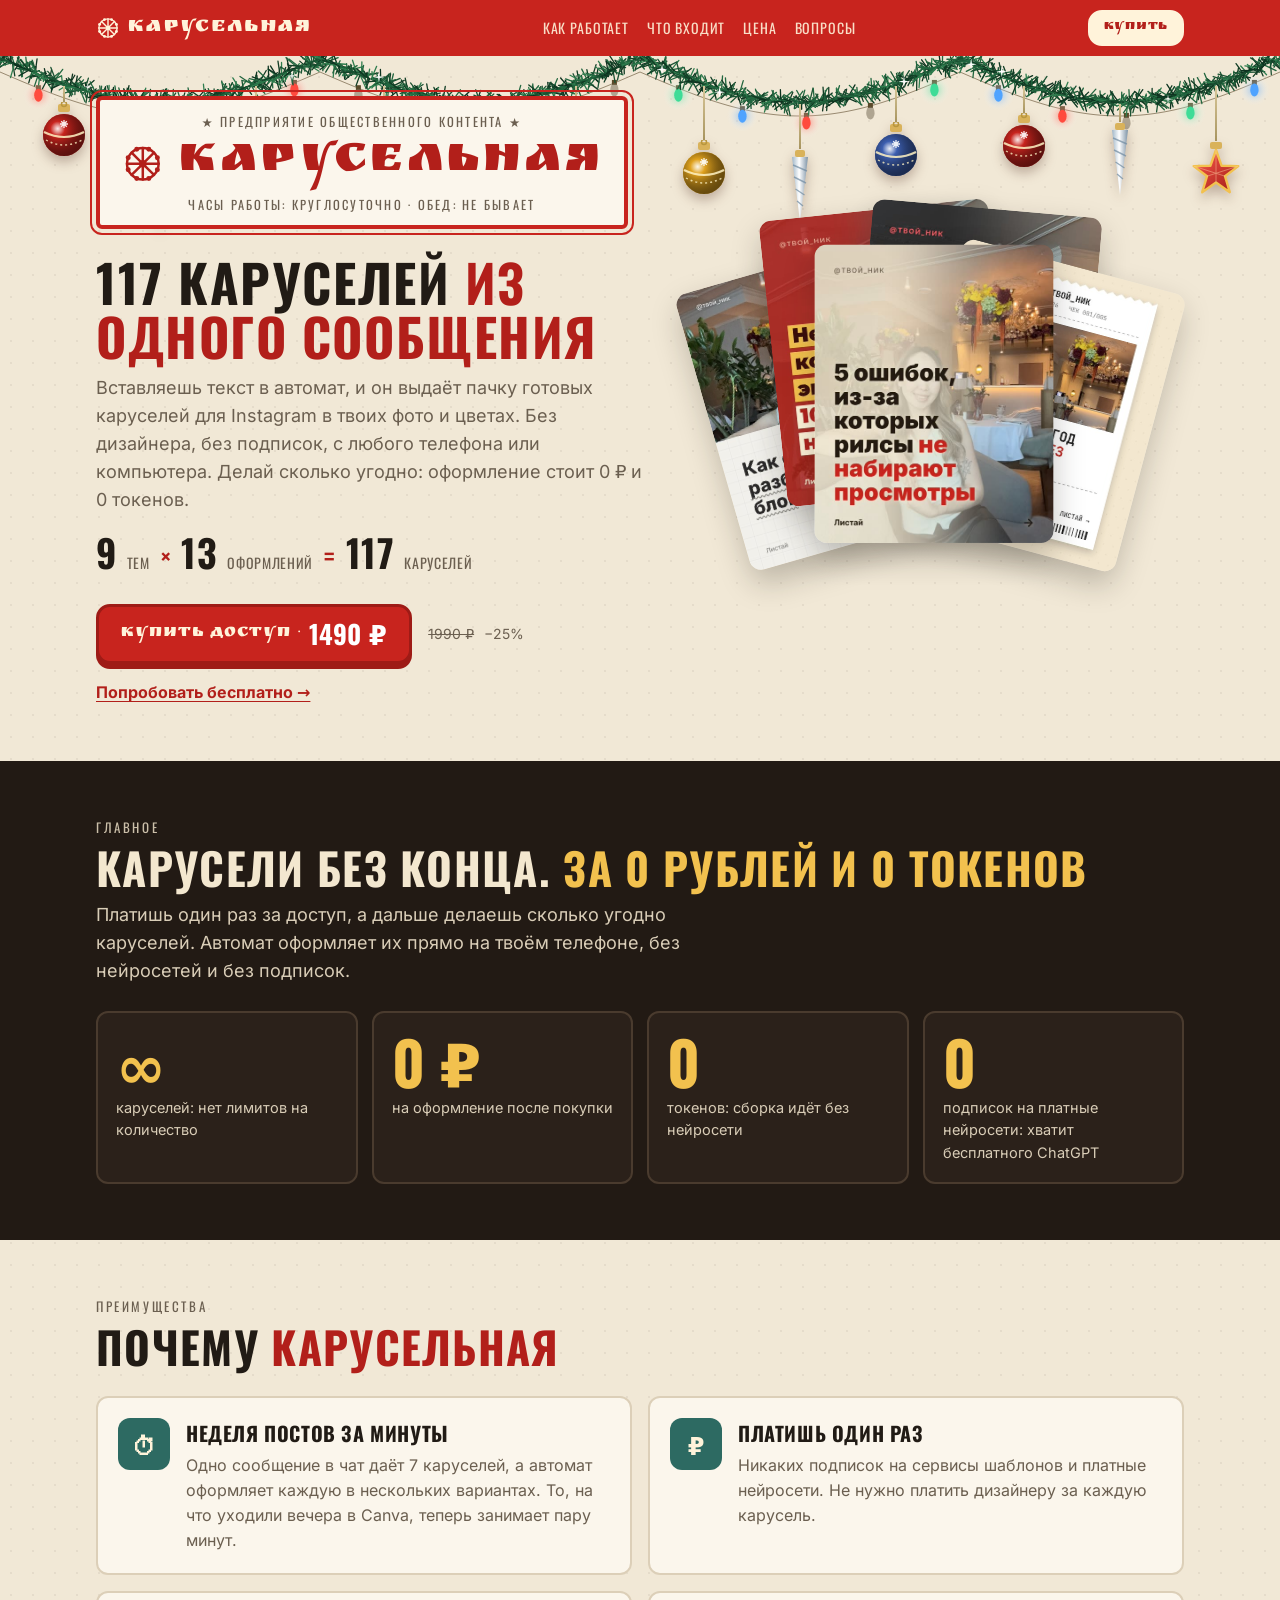
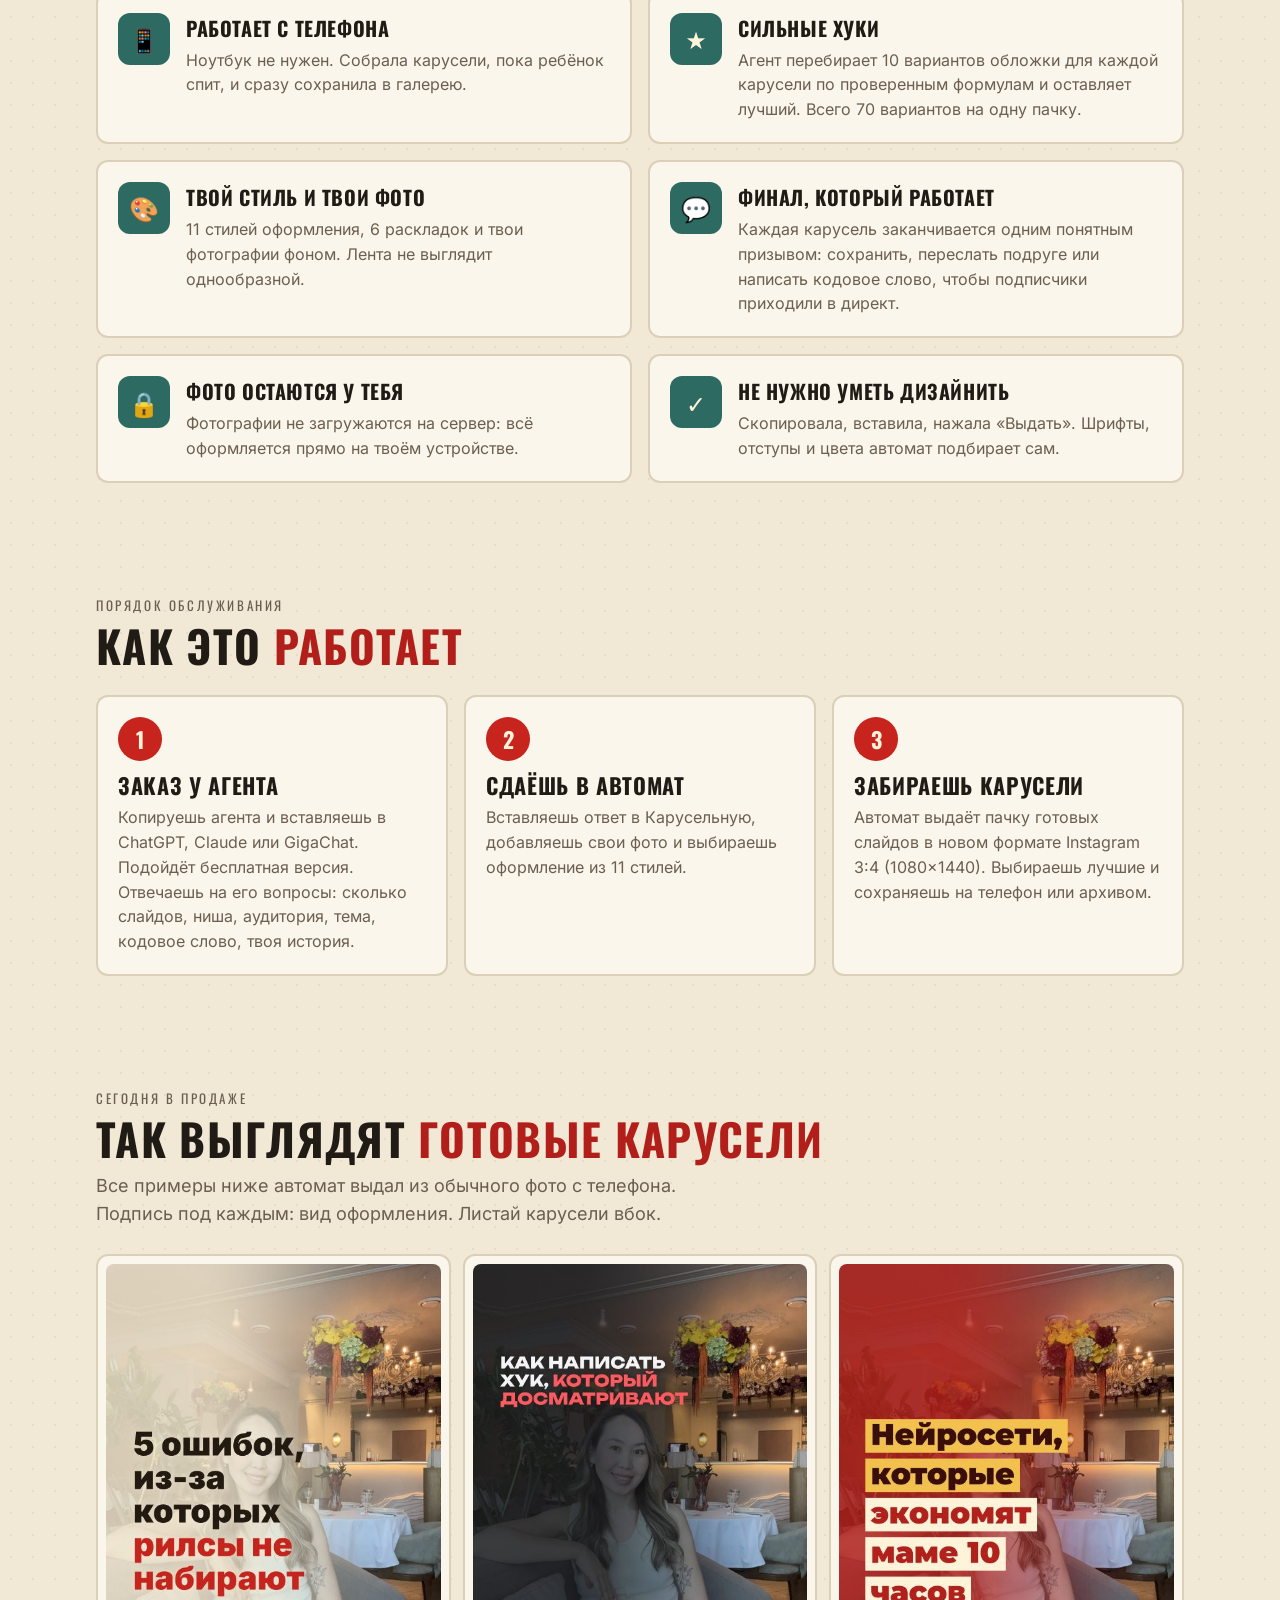
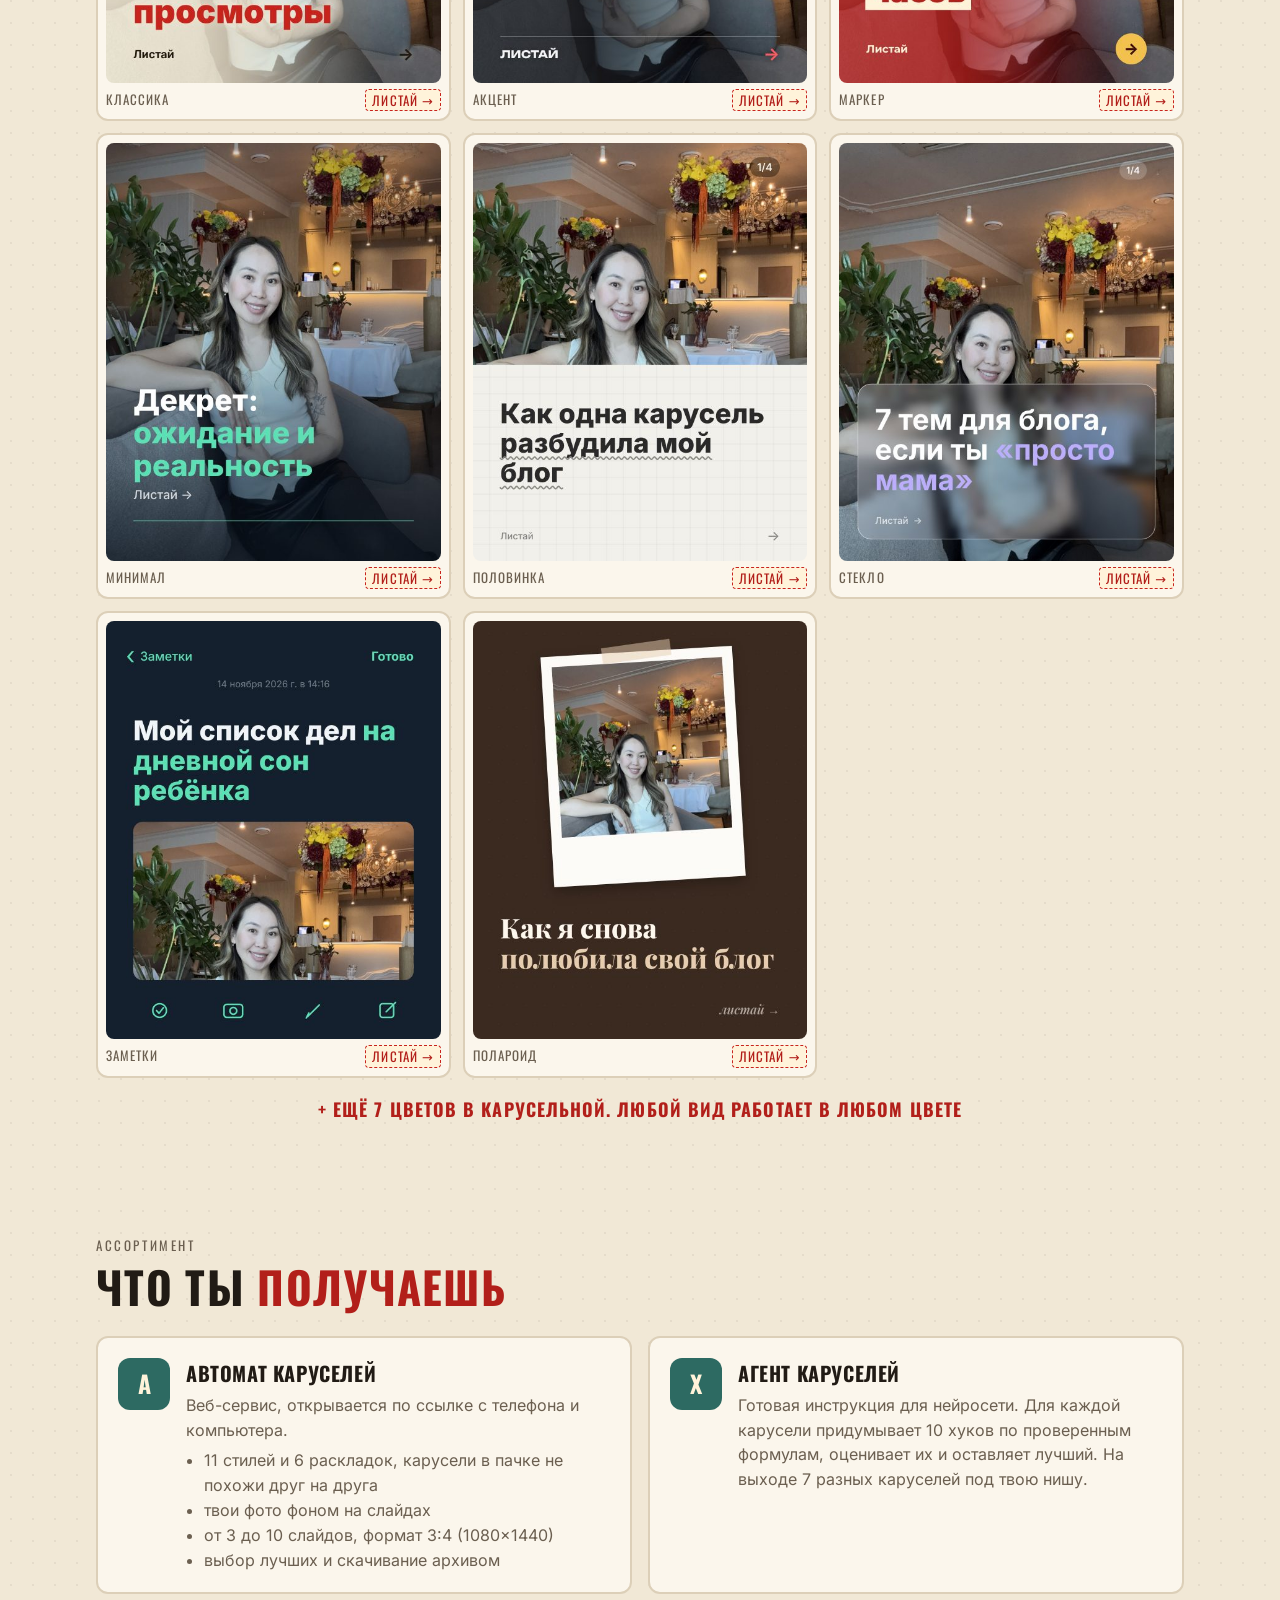
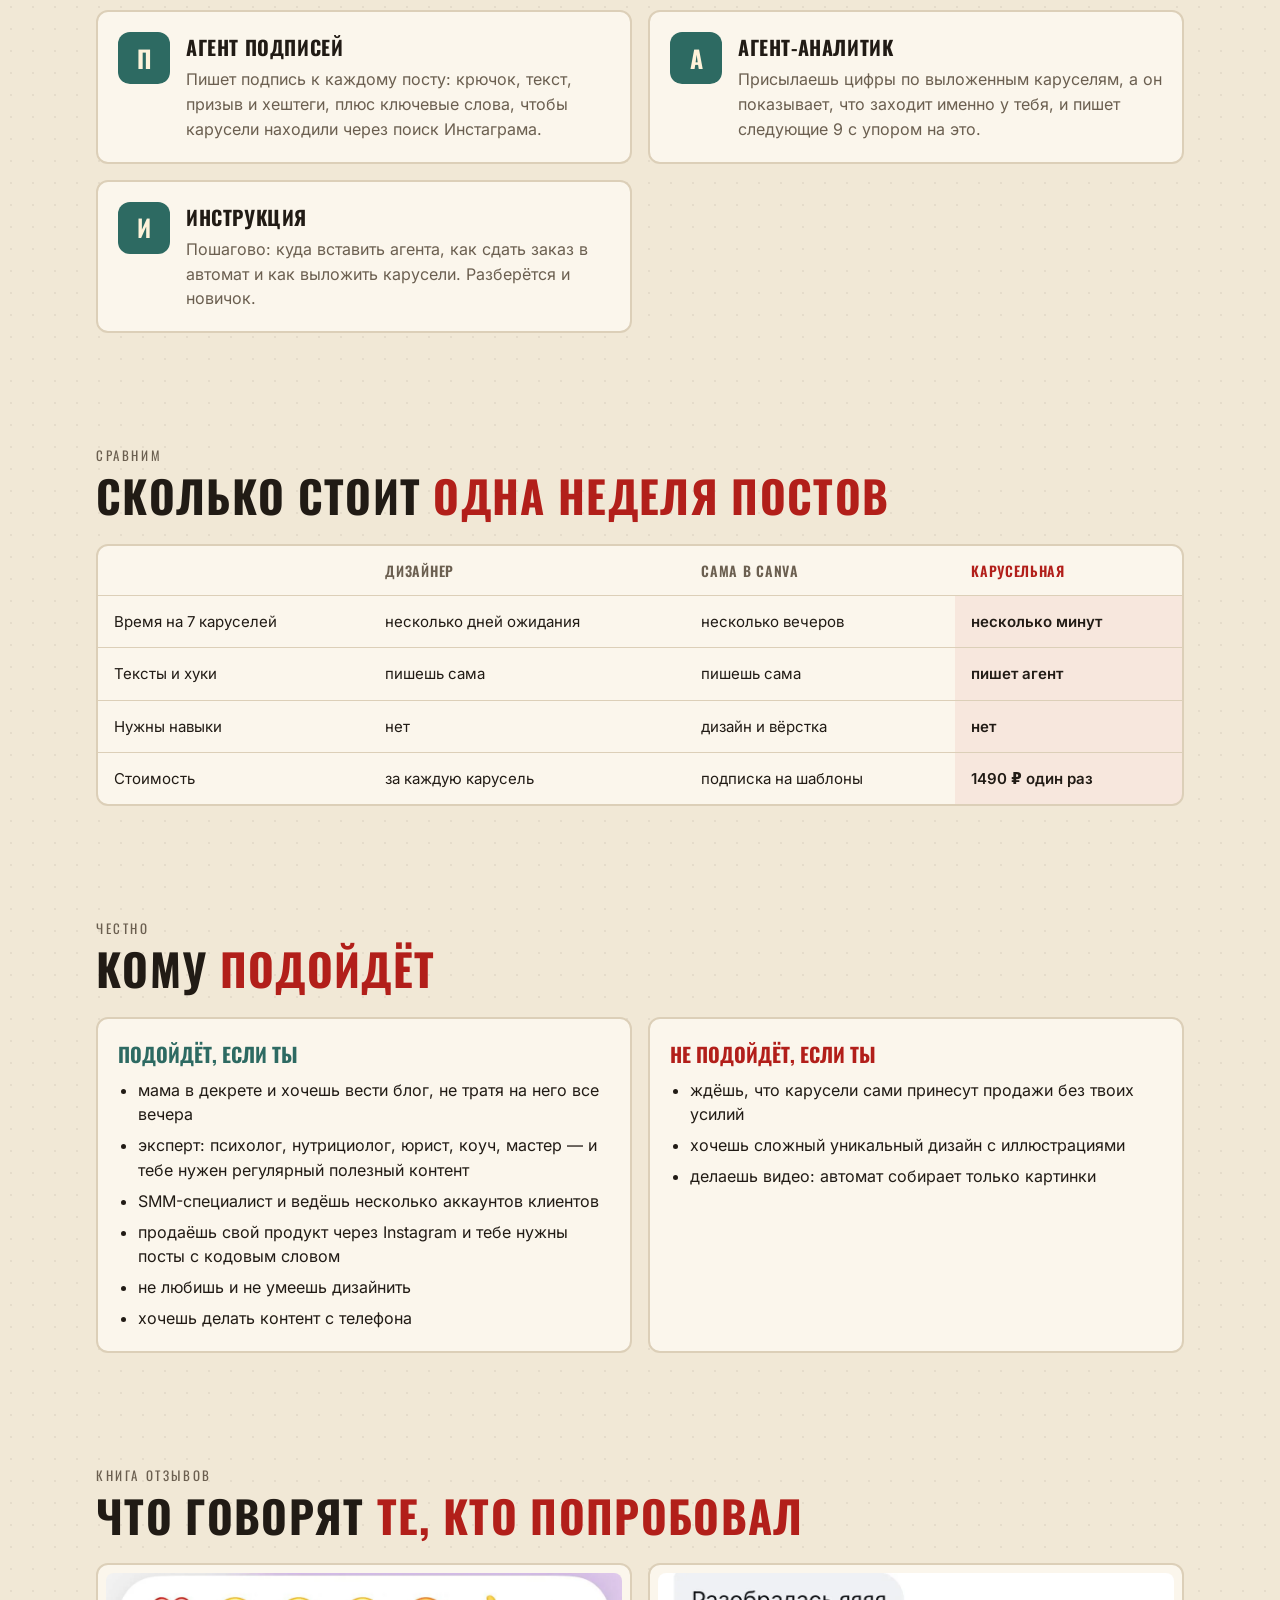
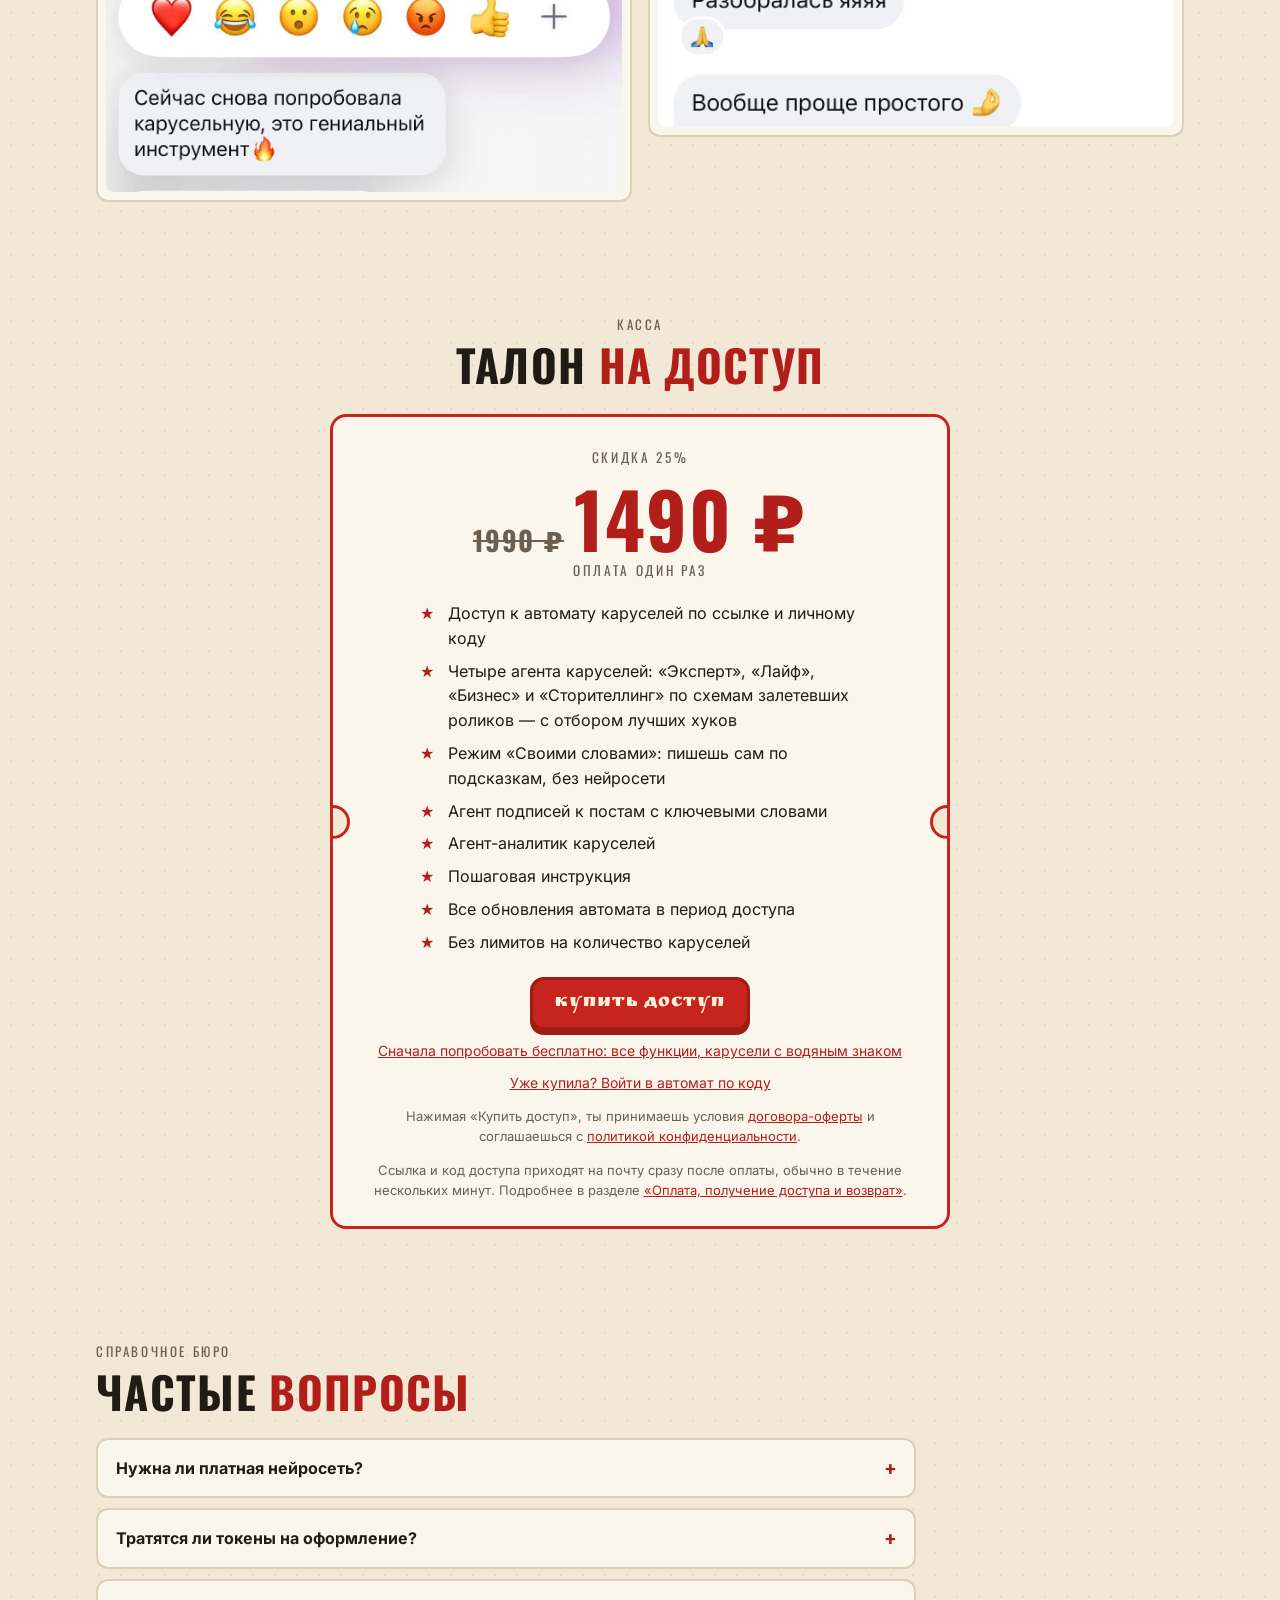
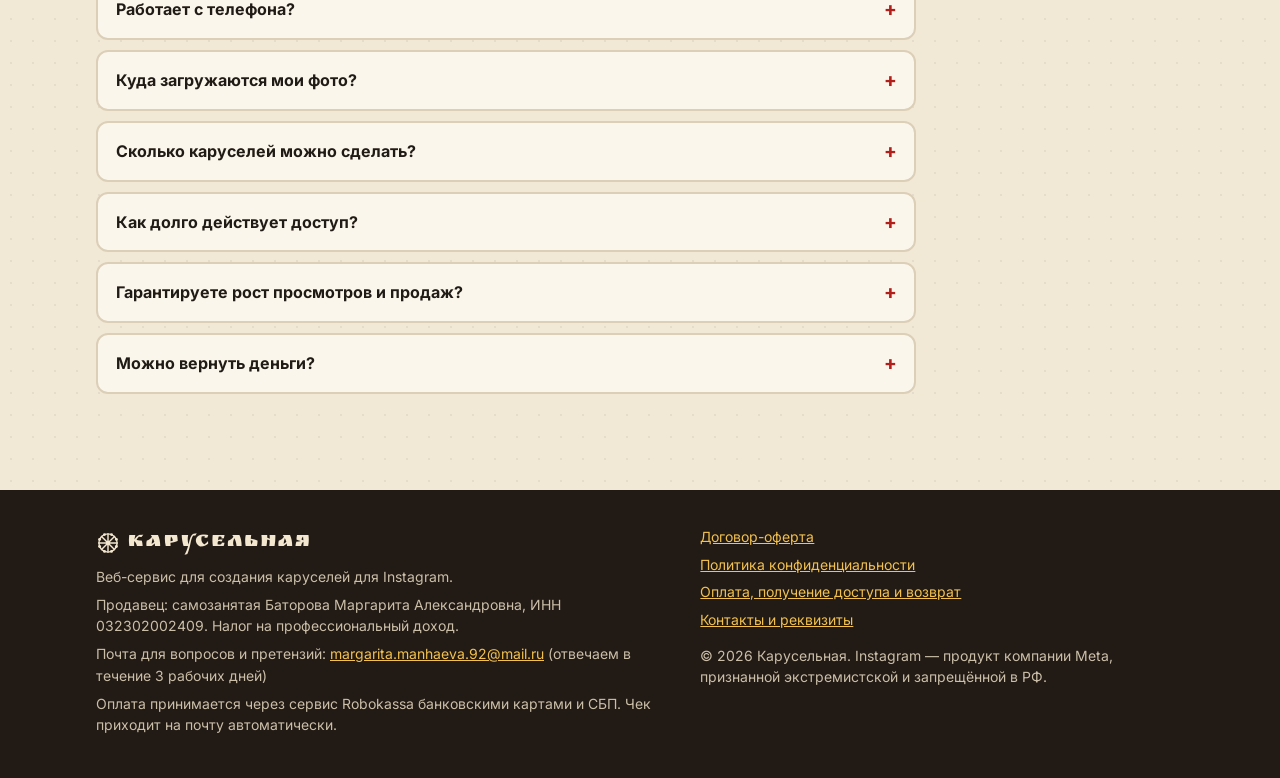
<file: index.html>
<!doctype html>
<html lang="ru"><head><meta charset="utf-8"><meta name="viewport" content="width=device-width,initial-scale=1,viewport-fit=cover">
<title>Карусельная — 117 каруселей из одного сообщения</title><meta name="description" content="Неделя контента за пару минут: цепляющие хуки, твои фото, воронка в конце. Прямо с телефона.">
<meta property="og:type" content="website"><meta property="og:url" content="https://karuselnaya.site/"><meta property="og:site_name" content="Карусельная"><meta property="og:title" content="Карусельная — 117 готовых каруселей"><meta property="og:description" content="Неделя контента за пару минут: цепляющие хуки, твои фото, воронка в конце. Прямо с телефона."><meta property="og:image" content="https://karuselnaya-og.vercel.app/og.png"><meta property="og:image:width" content="1200"><meta property="og:image:height" content="630"><meta name="twitter:card" content="summary_large_image">
<link rel="icon" href="data:image/svg+xml,%3Csvg viewBox='0 0 100 100' aria-hidden='true'%3E%3Cg fill='none' stroke='%23C8241E' stroke-width='6' stroke-linecap='round'%3E%3Ccircle cx='50' cy='50' r='38'/%3E%3Cline x1='50' y1='50' x2='88.0' y2='50.0'/%3E%3Cline x1='50' y1='50' x2='76.9' y2='76.9'/%3E%3Cline x1='50' y1='50' x2='50.0' y2='88.0'/%3E%3Cline x1='50' y1='50' x2='23.1' y2='76.9'/%3E%3Cline x1='50' y1='50' x2='12.0' y2='50.0'/%3E%3Cline x1='50' y1='50' x2='23.1' y2='23.1'/%3E%3Cline x1='50' y1='50' x2='50.0' y2='12.0'/%3E%3Cline x1='50' y1='50' x2='76.9' y2='23.1'/%3E%3C/g%3E%3Ccircle cx='85.1' cy='64.5' r='6' fill='%23C8241E'/%3E%3Ccircle cx='64.5' cy='85.1' r='6' fill='%23C8241E'/%3E%3Ccircle cx='35.5' cy='85.1' r='6' fill='%23C8241E'/%3E%3Ccircle cx='14.9' cy='64.5' r='6' fill='%23C8241E'/%3E%3Ccircle cx='14.9' cy='35.5' r='6' fill='%23C8241E'/%3E%3Ccircle cx='35.5' cy='14.9' r='6' fill='%23C8241E'/%3E%3Ccircle cx='64.5' cy='14.9' r='6' fill='%23C8241E'/%3E%3Ccircle cx='85.1' cy='35.5' r='6' fill='%23C8241E'/%3E%3Ccircle cx='50' cy='50' r='9' fill='%23C8241E'/%3E%3C/svg%3E">
<link rel="stylesheet" href="fonts.css"><link rel="stylesheet" href="style.css"></head><body>
<header class="top"><div class="wrap"><a class="brand" href="index.html"><svg viewBox="0 0 100 100" aria-hidden="true"><g fill="none" stroke="currentColor" stroke-width="6" stroke-linecap="round"><circle cx="50" cy="50" r="38"/><line x1="50" y1="50" x2="88.0" y2="50.0"/><line x1="50" y1="50" x2="76.9" y2="76.9"/><line x1="50" y1="50" x2="50.0" y2="88.0"/><line x1="50" y1="50" x2="23.1" y2="76.9"/><line x1="50" y1="50" x2="12.0" y2="50.0"/><line x1="50" y1="50" x2="23.1" y2="23.1"/><line x1="50" y1="50" x2="50.0" y2="12.0"/><line x1="50" y1="50" x2="76.9" y2="23.1"/></g><circle cx="85.1" cy="64.5" r="6" fill="currentColor"/><circle cx="64.5" cy="85.1" r="6" fill="currentColor"/><circle cx="35.5" cy="85.1" r="6" fill="currentColor"/><circle cx="14.9" cy="64.5" r="6" fill="currentColor"/><circle cx="14.9" cy="35.5" r="6" fill="currentColor"/><circle cx="35.5" cy="14.9" r="6" fill="currentColor"/><circle cx="64.5" cy="14.9" r="6" fill="currentColor"/><circle cx="85.1" cy="35.5" r="6" fill="currentColor"/><circle cx="50" cy="50" r="9" fill="currentColor"/></svg>Карусельная</a>
<nav><a href="index.html#how">Как работает</a><a href="index.html#inside">Что входит</a><a href="index.html#price">Цена</a><a href="index.html#faq">Вопросы</a></nav>
<a class="btn small" href="index.html#price">Купить</a></div></header>
<main>
<section class="hero"><div class="wrap">
 <div>
  <div class="sign"><small>★ Предприятие общественного контента ★</small><h1><svg viewBox="0 0 100 100" aria-hidden="true"><g fill="none" stroke="currentColor" stroke-width="6" stroke-linecap="round"><circle cx="50" cy="50" r="38"/><line x1="50" y1="50" x2="88.0" y2="50.0"/><line x1="50" y1="50" x2="76.9" y2="76.9"/><line x1="50" y1="50" x2="50.0" y2="88.0"/><line x1="50" y1="50" x2="23.1" y2="76.9"/><line x1="50" y1="50" x2="12.0" y2="50.0"/><line x1="50" y1="50" x2="23.1" y2="23.1"/><line x1="50" y1="50" x2="50.0" y2="12.0"/><line x1="50" y1="50" x2="76.9" y2="23.1"/></g><circle cx="85.1" cy="64.5" r="6" fill="currentColor"/><circle cx="64.5" cy="85.1" r="6" fill="currentColor"/><circle cx="35.5" cy="85.1" r="6" fill="currentColor"/><circle cx="14.9" cy="64.5" r="6" fill="currentColor"/><circle cx="14.9" cy="35.5" r="6" fill="currentColor"/><circle cx="35.5" cy="14.9" r="6" fill="currentColor"/><circle cx="64.5" cy="14.9" r="6" fill="currentColor"/><circle cx="85.1" cy="35.5" r="6" fill="currentColor"/><circle cx="50" cy="50" r="9" fill="currentColor"/></svg>Карусельная</h1><small>Часы работы: круглосуточно · Обед: не бывает</small></div>
  <h2>117 каруселей <span class="r">из одного сообщения</span></h2>
  <p class="lead">Вставляешь текст в автомат, и он выдаёт пачку готовых каруселей для Instagram в твоих фото и цветах. Без дизайнера, без подписок, с любого телефона или компьютера. Делай сколько угодно: оформление стоит 0 ₽ и 0 токенов.</p>
  <div class="formula"><b>9</b><span>тем</span><i>×</i><b>13</b><span>оформлений</span><i>=</i><b>117</b><span>каруселей</span></div>
  <div class="cta"><a class="btn" href="#price">Купить доступ · <span class="pr"><span data-price>1490</span> ₽</span></a><span class="sale" data-sale><s>1990 ₽</s> −25%<span class="tleft">, ещё <b data-timer>—</b></span></span><a class="try" href="avtomat/proba.html">Попробовать бесплатно →</a></div>
 </div>
 <div class="fan" aria-hidden="true"><img src="img/fan_half.jpg" alt=""><img src="img/2_0.jpg" alt=""><img src="img/1_0.jpg" alt=""><img src="img/fan_rc.jpg" alt=""><img src="img/0_0.jpg" alt=""></div>
</div></section>


<section class="zero"><div class="wrap">
 <p class="kicker">Главное</p><h2>Карусели без конца. <span class="r">За 0 рублей и 0 токенов</span></h2>
 <p class="lead">Платишь один раз за доступ, а дальше делаешь сколько угодно каруселей. Автомат оформляет их прямо на твоём телефоне, без нейросетей и без подписок.</p>
 <div class="nums">
  <div><b>∞</b><span>каруселей: нет лимитов на количество</span></div>
  <div><b>0 ₽</b><span>на оформление после покупки</span></div>
  <div><b>0</b><span>токенов: сборка идёт без нейросети</span></div>
  <div><b>0</b><span>подписок на платные нейросети: хватит бесплатного ChatGPT</span></div>
 </div>
</div></section>

<section id="plus"><div class="wrap">
 <p class="kicker">Преимущества</p><h2>Почему <span class="r">Карусельная</span></h2>
 <div class="inside">
  <div class="item"><div class="ic">⏱</div><div><h3>Неделя постов за минуты</h3><p>Одно сообщение в чат даёт 7 каруселей, а автомат оформляет каждую в нескольких вариантах. То, на что уходили вечера в Canva, теперь занимает пару минут.</p></div></div>
  <div class="item"><div class="ic">₽</div><div><h3>Платишь один раз</h3><p>Никаких подписок на сервисы шаблонов и платные нейросети. Не нужно платить дизайнеру за каждую карусель.</p></div></div>
  <div class="item"><div class="ic">📱</div><div><h3>Работает с телефона</h3><p>Ноутбук не нужен. Собрала карусели, пока ребёнок спит, и сразу сохранила в галерею.</p></div></div>
  <div class="item"><div class="ic">★</div><div><h3>Сильные хуки</h3><p>Агент перебирает 10 вариантов обложки для каждой карусели по проверенным формулам и оставляет лучший. Всего 70 вариантов на одну пачку.</p></div></div>
  <div class="item"><div class="ic">🎨</div><div><h3>Твой стиль и твои фото</h3><p>11 стилей оформления, 6 раскладок и твои фотографии фоном. Лента не выглядит однообразной.</p></div></div>
  <div class="item"><div class="ic">💬</div><div><h3>Финал, который работает</h3><p>Каждая карусель заканчивается одним понятным призывом: сохранить, переслать подруге или написать кодовое слово, чтобы подписчики приходили в директ.</p></div></div>
  <div class="item"><div class="ic">🔒</div><div><h3>Фото остаются у тебя</h3><p>Фотографии не загружаются на сервер: всё оформляется прямо на твоём устройстве.</p></div></div>
  <div class="item"><div class="ic">✓</div><div><h3>Не нужно уметь дизайнить</h3><p>Скопировала, вставила, нажала «Выдать». Шрифты, отступы и цвета автомат подбирает сам.</p></div></div>
 </div>
</div></section>

<section id="how"><div class="wrap">
 <p class="kicker">Порядок обслуживания</p><h2>Как это <span class="r">работает</span></h2>
 <div class="steps">
  <div class="step"><div class="n">1</div><h3>Заказ у агента</h3><p>Копируешь агента и вставляешь в ChatGPT, Claude или GigaChat. Подойдёт бесплатная версия. Отвечаешь на его вопросы: сколько слайдов, ниша, аудитория, тема, кодовое слово, твоя история.</p></div>
  <div class="step"><div class="n">2</div><h3>Сдаёшь в автомат</h3><p>Вставляешь ответ в Карусельную, добавляешь свои фото и выбираешь оформление из 11 стилей.</p></div>
  <div class="step"><div class="n">3</div><h3>Забираешь карусели</h3><p>Автомат выдаёт пачку готовых слайдов в новом формате Instagram 3:4 (1080×1440). Выбираешь лучшие и сохраняешь на телефон или архивом.</p></div>
 </div>
</div></section>

<section id="show"><div class="wrap">
 <p class="kicker">Сегодня в продаже</p><h2>Так выглядят <span class="r">готовые карусели</span></h2>
 <p class="lead">Все примеры ниже автомат выдал из обычного фото с телефона. Подпись под каждым: вид оформления. Листай карусели вбок.</p>
 <div class="show"><figure><div class="strip"><img src="img/ex0_0.jpg" alt="Слайд карусели: вид «Классика», цвет «Советская»" loading="lazy" width="540" height="675"><img src="img/ex0_1.jpg" alt="Слайд карусели: вид «Классика», цвет «Советская»" loading="lazy" width="540" height="675"><img src="img/ex0_2.jpg" alt="Слайд карусели: вид «Классика», цвет «Советская»" loading="lazy" width="540" height="675"><img src="img/ex0_3.jpg" alt="Слайд карусели: вид «Классика», цвет «Советская»" loading="lazy" width="540" height="675"></div><figcaption><span>Классика</span><span class="price-tag">листай →</span></figcaption></figure><figure><div class="strip"><img src="img/ex1_0.jpg" alt="Слайд карусели: вид «Акцент», цвет «Графит»" loading="lazy" width="540" height="675"><img src="img/ex1_1.jpg" alt="Слайд карусели: вид «Акцент», цвет «Графит»" loading="lazy" width="540" height="675"><img src="img/ex1_2.jpg" alt="Слайд карусели: вид «Акцент», цвет «Графит»" loading="lazy" width="540" height="675"><img src="img/ex1_3.jpg" alt="Слайд карусели: вид «Акцент», цвет «Графит»" loading="lazy" width="540" height="675"></div><figcaption><span>Акцент</span><span class="price-tag">листай →</span></figcaption></figure><figure><div class="strip"><img src="img/ex2_0.jpg" alt="Слайд карусели: вид «Маркер», цвет «Плакат»" loading="lazy" width="540" height="675"><img src="img/ex2_1.jpg" alt="Слайд карусели: вид «Маркер», цвет «Плакат»" loading="lazy" width="540" height="675"><img src="img/ex2_2.jpg" alt="Слайд карусели: вид «Маркер», цвет «Плакат»" loading="lazy" width="540" height="675"><img src="img/ex2_3.jpg" alt="Слайд карусели: вид «Маркер», цвет «Плакат»" loading="lazy" width="540" height="675"></div><figcaption><span>Маркер</span><span class="price-tag">листай →</span></figcaption></figure><figure><div class="strip"><img src="img/ex3_0.jpg" alt="Слайд карусели: вид «Минимал», цвет «Ночь»" loading="lazy" width="540" height="675"><img src="img/ex3_1.jpg" alt="Слайд карусели: вид «Минимал», цвет «Ночь»" loading="lazy" width="540" height="675"><img src="img/ex3_2.jpg" alt="Слайд карусели: вид «Минимал», цвет «Ночь»" loading="lazy" width="540" height="675"><img src="img/ex3_3.jpg" alt="Слайд карусели: вид «Минимал», цвет «Ночь»" loading="lazy" width="540" height="675"></div><figcaption><span>Минимал</span><span class="price-tag">листай →</span></figcaption></figure><figure><div class="strip"><img src="img/ex4b_0.jpg" alt="Слайд карусели: вид «Половинка», цвет «Бумага»" loading="lazy" width="540" height="675"><img src="img/ex4b_1.jpg" alt="Слайд карусели: вид «Половинка», цвет «Бумага»" loading="lazy" width="540" height="675"><img src="img/ex4b_2.jpg" alt="Слайд карусели: вид «Половинка», цвет «Бумага»" loading="lazy" width="540" height="675"><img src="img/ex4b_3.jpg" alt="Слайд карусели: вид «Половинка», цвет «Бумага»" loading="lazy" width="540" height="675"></div><figcaption><span>Половинка</span><span class="price-tag">листай →</span></figcaption></figure><figure><div class="strip"><img src="img/ex8_0.jpg" alt="Слайд карусели: вид «Стекло», цвет «Лаванда»" loading="lazy" width="540" height="675"><img src="img/ex8_1.jpg" alt="Слайд карусели: вид «Стекло», цвет «Лаванда»" loading="lazy" width="540" height="675"><img src="img/ex8_2.jpg" alt="Слайд карусели: вид «Стекло», цвет «Лаванда»" loading="lazy" width="540" height="675"><img src="img/ex8_3.jpg" alt="Слайд карусели: вид «Стекло», цвет «Лаванда»" loading="lazy" width="540" height="675"></div><figcaption><span>Стекло</span><span class="price-tag">листай →</span></figcaption></figure><figure><div class="strip"><img src="img/ex6_0.jpg" alt="Слайд карусели: вид «Заметки», цвет «Ночь»" loading="lazy" width="540" height="675"><img src="img/ex6_1.jpg" alt="Слайд карусели: вид «Заметки», цвет «Ночь»" loading="lazy" width="540" height="675"><img src="img/ex6_2.jpg" alt="Слайд карусели: вид «Заметки», цвет «Ночь»" loading="lazy" width="540" height="675"><img src="img/ex6_3.jpg" alt="Слайд карусели: вид «Заметки», цвет «Ночь»" loading="lazy" width="540" height="675"></div><figcaption><span>Заметки</span><span class="price-tag">листай →</span></figcaption></figure><figure><div class="strip"><img src="img/ex7_0.jpg" alt="Слайд карусели: вид «Полароид», цвет «Кофе»" loading="lazy" width="540" height="675"><img src="img/ex7_1.jpg" alt="Слайд карусели: вид «Полароид», цвет «Кофе»" loading="lazy" width="540" height="675"><img src="img/ex7_2.jpg" alt="Слайд карусели: вид «Полароид», цвет «Кофе»" loading="lazy" width="540" height="675"><img src="img/ex7_3.jpg" alt="Слайд карусели: вид «Полароид», цвет «Кофе»" loading="lazy" width="540" height="675"></div><figcaption><span>Полароид</span><span class="price-tag">листай →</span></figcaption></figure></div>
 <p class="more">+ ещё 7 цветов в Карусельной. Любой вид работает в любом цвете</p>
</div></section>

<section id="inside"><div class="wrap">
 <p class="kicker">Ассортимент</p><h2>Что ты <span class="r">получаешь</span></h2>
 <div class="inside">
  <div class="item"><div class="ic">А</div><div><h3>Автомат каруселей</h3><p>Веб-сервис, открывается по ссылке с телефона и компьютера.</p><ul><li>11 стилей и 6 раскладок, карусели в пачке не похожи друг на друга</li><li>твои фото фоном на слайдах</li><li>от 3 до 10 слайдов, формат 3:4 (1080×1440)</li><li>выбор лучших и скачивание архивом</li></ul></div></div>
  <div class="item"><div class="ic">Х</div><div><h3>Агент каруселей</h3><p>Готовая инструкция для нейросети. Для каждой карусели придумывает 10 хуков по проверенным формулам, оценивает их и оставляет лучший. На выходе 7 разных каруселей под твою нишу.</p></div></div>
  <div class="item"><div class="ic">П</div><div><h3>Агент подписей</h3><p>Пишет подпись к каждому посту: крючок, текст, призыв и хештеги, плюс ключевые слова, чтобы карусели находили через поиск Инстаграма.</p></div></div>
  <div class="item"><div class="ic">А</div><div><h3>Агент-аналитик</h3><p>Присылаешь цифры по выложенным каруселям, а он показывает, что заходит именно у тебя, и пишет следующие 9 с упором на это.</p></div></div>
  <div class="item"><div class="ic">И</div><div><h3>Инструкция</h3><p>Пошагово: куда вставить агента, как сдать заказ в автомат и как выложить карусели. Разберётся и новичок.</p></div></div>
 </div>
</div></section>

<section><div class="wrap">
 <p class="kicker">Сравним</p><h2>Сколько стоит <span class="r">одна неделя постов</span></h2>
 <div class="tbl"><table>
  <thead><tr><th></th><th>Дизайнер</th><th>Сама в Canva</th><th class="us">Карусельная</th></tr></thead>
  <tbody>
   <tr><td>Время на 7 каруселей</td><td>несколько дней ожидания</td><td>несколько вечеров</td><td class="us">несколько минут</td></tr>
   <tr><td>Тексты и хуки</td><td>пишешь сама</td><td>пишешь сама</td><td class="us">пишет агент</td></tr>
   <tr><td>Нужны навыки</td><td>нет</td><td>дизайн и вёрстка</td><td class="us">нет</td></tr>
   <tr><td>Стоимость</td><td>за каждую карусель</td><td>подписка на шаблоны</td><td class="us"><span data-price>1490</span> ₽ один раз</td></tr>
  </tbody></table></div>
</div></section>

<section><div class="wrap">
 <p class="kicker">Честно</p><h2>Кому <span class="r">подойдёт</span></h2>
 <div class="fit">
  <div class="yes"><h3>Подойдёт, если ты</h3><ul><li>мама в декрете и хочешь вести блог, не тратя на него все вечера</li><li>эксперт: психолог, нутрициолог, юрист, коуч, мастер — и тебе нужен регулярный полезный контент</li><li>SMM-специалист и ведёшь несколько аккаунтов клиентов</li><li>продаёшь свой продукт через Instagram и тебе нужны посты с кодовым словом</li><li>не любишь и не умеешь дизайнить</li><li>хочешь делать контент с телефона</li></ul></div>
  <div class="no"><h3>Не подойдёт, если ты</h3><ul><li>ждёшь, что карусели сами принесут продажи без твоих усилий</li><li>хочешь сложный уникальный дизайн с иллюстрациями</li><li>делаешь видео: автомат собирает только картинки</li></ul></div>
 </div>
</div></section>

<section id="reviews"><div class="wrap">
 <p class="kicker">Книга отзывов</p><h2>Что говорят <span class="r">те, кто попробовал</span></h2>
 <div class="reviews">
  <figure><img src="img/otzyv-1.webp" alt="Сейчас снова попробовала карусельную, это гениальный инструмент 🔥" loading="lazy"></figure>
  <figure><img src="img/otzyv-2.webp" alt="Разобралась яяяя 🙏 Вообще проще простого 🤏" loading="lazy"></figure>
 </div>
</div></section>

<section id="price"><div class="wrap">
 <p class="kicker" style="text-align:center">Касса</p><h2 style="text-align:center">Талон <span class="r">на доступ</span></h2>
 <div class="coupon">
  <small data-sale>Скидка 25%</small>
  <div class="p"><s data-sale>1990 ₽</s><span data-price>1490</span> ₽</div>
  <small>оплата один раз</small>
  <div class="timer" data-sale><span>До повышения цены до 1990 ₽ осталось</span><div class="tbox"><div><b data-t="d">00</b><i>дней</i></div><div><b data-t="h">00</b><i>часов</i></div><div><b data-t="m">00</b><i>минут</i></div><div><b data-t="s">00</b><i>секунд</i></div></div></div>
  <ul><li>Доступ к автомату каруселей по ссылке и личному коду</li><li>Четыре агента каруселей: «Эксперт», «Лайф», «Бизнес» и «Сторителлинг» по схемам залетевших роликов — с отбором лучших хуков</li><li>Режим «Своими словами»: пишешь сам по подсказкам, без нейросети</li><li>Агент подписей к постам с ключевыми словами</li><li>Агент-аналитик каруселей</li><li>Пошаговая инструкция</li><li>Все обновления автомата в период доступа</li><li>Без лимитов на количество каруселей</li></ul>
  <a class="btn" id="buy" href="https://karuselnaya-shop.vercel.app/api/pay" rel="nofollow">Купить доступ</a>
  <p class="have"><a href="avtomat/proba.html">Сначала попробовать бесплатно: все функции, карусели с водяным знаком</a></p>
  <p class="have"><a href="avtomat/">Уже купила? Войти в автомат по коду</a></p>
  <p class="agree">Нажимая «Купить доступ», ты принимаешь условия <a href="oferta.html">договора-оферты</a> и соглашаешься с <a href="privacy.html">политикой конфиденциальности</a>.</p>
  <p class="fine">Ссылка и код доступа приходят на почту сразу после оплаты, обычно в течение нескольких минут. Подробнее в разделе <a href="refund.html">«Оплата, получение доступа и возврат»</a>.</p>
 </div>
</div></section>

<section id="faq"><div class="wrap">
 <p class="kicker">Справочное бюро</p><h2>Частые <span class="r">вопросы</span></h2>
 <div class="faq">
  <details><summary>Нужна ли платная нейросеть?</summary><p>Нет. Агент работает в бесплатных версиях ChatGPT, Claude или GigaChat. У бесплатных версий бывает дневной лимит сообщений, но одного сообщения хватает на 7 каруселей.</p></details>
  <details><summary>Тратятся ли токены на оформление?</summary><p>Нет. Карусели собирает сам автомат прямо в браузере на твоём устройстве, без нейросетей. Пересобирать можно сколько угодно.</p></details>
  <details><summary>Работает с телефона?</summary><p>Да, с iPhone и Android, а также с компьютера. Открывай ссылку в Safari или Chrome, а не внутри Instagram или Telegram, тогда карусели будут сохраняться.</p></details>
  <details><summary>Куда загружаются мои фото?</summary><p>Никуда. Фото обрабатываются только на твоём устройстве и не отправляются на наш сервер.</p></details>
  <details><summary>Сколько каруселей можно сделать?</summary><p>Ограничений по количеству нет. На слабых телефонах автомат предложит выдавать очень большие пачки частями.</p></details>
  <details><summary>Как долго действует доступ?</summary><p>Доступ не ограничен по сроку и действует, пока работает сервис, но не менее 12 месяцев с даты оплаты. Подробно в <a href="oferta.html">оферте</a>.</p></details>
  <details><summary>Гарантируете рост просмотров и продаж?</summary><p>Нет. Мы даём инструмент, который экономит время и помогает делать сильные хуки. Охваты зависят от твоего блога, регулярности и алгоритмов соцсети.</p></details>
  <details><summary>Можно вернуть деньги?</summary><p>Да. Полностью, если доступ ещё не выдан или код ни разу не использовался в течение 14 дней с оплаты. Если сервис не работает по нашей вине и мы не исправили проблему за 10 рабочих дней, тоже вернём деньги. Деньги приходят в течение 10 дней, комиссию мы не удерживаем. Все условия в разделе <a href="refund.html">«Оплата, получение доступа и возврат»</a>.</p></details>
 </div>
</div></section>
</main>
<script>
/* Цена: 1490 ₽ (было 1990, скидка 25%). Если снова понадобится таймер, поставь DEADLINE датой. */
const DEADLINE=null; /* скидка без срока: 1990 зачёркнута, цена 1490 */ /* дату ставим в день подключения Робокассы: new Date('ГГГГ-ММ-ДДTЧЧ:ММ:00+08:00') */
const PRICE_SALE=1490, PRICE_FULL=1490;
function tick(){const noTimer=!DEADLINE;const left=noTimer?1:DEADLINE-Date.now();const sale=left>0;document.querySelectorAll('.timer,[data-timer]').forEach(e=>{const box=e.closest('.sale')||e;if(noTimer)box.classList.add('notimer');});
  document.querySelectorAll('[data-price]').forEach(e=>e.textContent=sale?PRICE_SALE:PRICE_FULL);
  document.querySelectorAll('[data-sale]').forEach(e=>e.hidden=!sale);
  if(!sale||noTimer)return;const d=Math.floor(left/864e5),h=Math.floor(left/36e5)%24,m=Math.floor(left/6e4)%60,s=Math.floor(left/1e3)%60,p=n=>String(n).padStart(2,'0');
  const q=k=>document.querySelector(`[data-t="${k}"]`);q('d').textContent=p(d);q('h').textContent=p(h);q('m').textContent=p(m);q('s').textContent=p(s);
  document.querySelectorAll('[data-timer]').forEach(e=>e.textContent=(d?d+' д ':'')+p(h)+':'+p(m)+':'+p(s));}
tick();if(DEADLINE)setInterval(tick,1000);
/* Партнёрские ссылки: karuselnaya.site/?ref=masha. Метка запоминается на 30 дней и уходит в кнопку оплаты как ?ref=masha. */
(function(){const ok=v=>/^[a-z0-9_-]{1,32}$/i.test(v||'');let ref=new URLSearchParams(location.search).get('ref');
  try{if(ok(ref))localStorage.setItem('krs_ref',JSON.stringify({ref:ref.toLowerCase(),t:Date.now()}));
    else{const s=JSON.parse(localStorage.getItem('krs_ref')||'null');ref=s&&Date.now()-s.t<30*864e5?s.ref:null;}}catch(e){if(!ok(ref))ref=null;}
  if(!ok(ref))return;const b=document.getElementById('buy');if(b){const u=new URL(b.href);u.searchParams.set('ref',ref.toLowerCase());b.href=u.toString();}})();
</script><footer><div class="wrap">
<div><a class="brand" href="index.html"><svg viewBox="0 0 100 100" aria-hidden="true"><g fill="none" stroke="currentColor" stroke-width="6" stroke-linecap="round"><circle cx="50" cy="50" r="38"/><line x1="50" y1="50" x2="88.0" y2="50.0"/><line x1="50" y1="50" x2="76.9" y2="76.9"/><line x1="50" y1="50" x2="50.0" y2="88.0"/><line x1="50" y1="50" x2="23.1" y2="76.9"/><line x1="50" y1="50" x2="12.0" y2="50.0"/><line x1="50" y1="50" x2="23.1" y2="23.1"/><line x1="50" y1="50" x2="50.0" y2="12.0"/><line x1="50" y1="50" x2="76.9" y2="23.1"/></g><circle cx="85.1" cy="64.5" r="6" fill="currentColor"/><circle cx="64.5" cy="85.1" r="6" fill="currentColor"/><circle cx="35.5" cy="85.1" r="6" fill="currentColor"/><circle cx="14.9" cy="64.5" r="6" fill="currentColor"/><circle cx="14.9" cy="35.5" r="6" fill="currentColor"/><circle cx="35.5" cy="14.9" r="6" fill="currentColor"/><circle cx="64.5" cy="14.9" r="6" fill="currentColor"/><circle cx="85.1" cy="35.5" r="6" fill="currentColor"/><circle cx="50" cy="50" r="9" fill="currentColor"/></svg>Карусельная</a>
<p>Веб-сервис для создания каруселей для Instagram.</p>
<p>Продавец: самозанятая Баторова Маргарита Александровна, ИНН 032302002409. Налог на профессиональный доход.</p>
<p>Почта для вопросов и претензий: <a href="mailto:margarita.manhaeva.92@mail.ru">margarita.manhaeva.92@mail.ru</a> (отвечаем в течение 3 рабочих дней)</p>
<p>Оплата принимается через сервис Robokassa банковскими картами и СБП. Чек приходит на почту автоматически.</p></div>
<div><ul><li><a href="oferta.html">Договор-оферта</a></li><li><a href="privacy.html">Политика конфиденциальности</a></li><li><a href="refund.html">Оплата, получение доступа и возврат</a></li><li><a href="contacts.html">Контакты и реквизиты</a></li></ul>
<p style="margin-top:14px">© 2026 Карусельная. Instagram — продукт компании Meta, признанной экстремистской и запрещённой в РФ.</p></div>
</div></footer><script src="decor.js" defer></script>
</body></html>
</file>
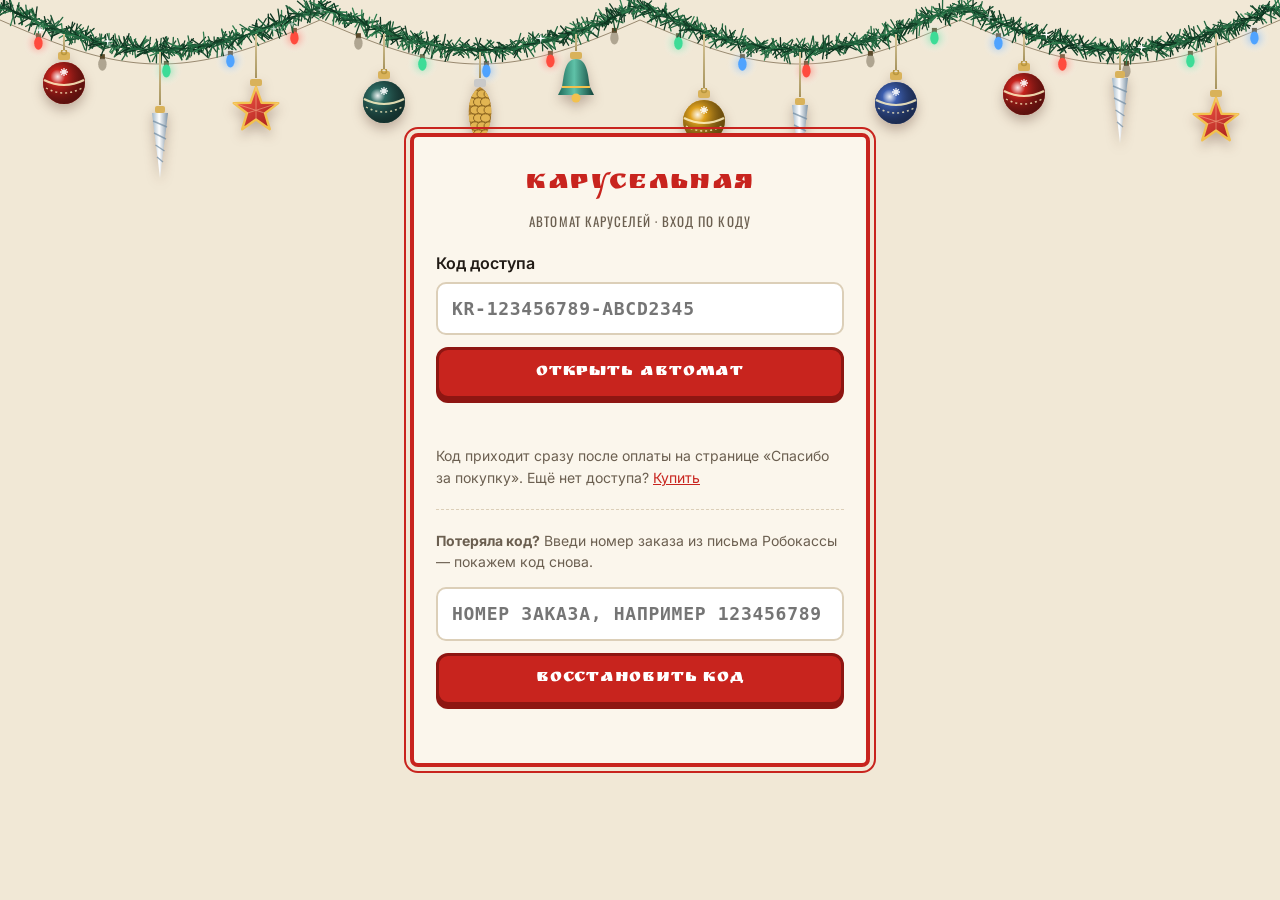
<file: avtomat/index.html>
<!doctype html>
<html lang="ru"><head><meta charset="utf-8"><meta name="viewport" content="width=device-width,initial-scale=1,viewport-fit=cover">
<title>Автомат каруселей — Карусельная</title>
<meta name="robots" content="noindex">
<link rel="stylesheet" href="../fonts.css">
<style>
:root{--bg:#F1E8D6;--panel:#FBF6EC;--ink:#211B15;--muted:#6B5F50;--red:#C8241E;--red-d:#8E1612;--line:#DCCFB8}
*{box-sizing:border-box}
body{margin:0;min-height:100vh;background:var(--bg);color:var(--ink);font:16px/1.55 Inter,system-ui,-apple-system,Segoe UI,Roboto,sans-serif;display:flex;align-items:center;justify-content:center;padding:24px max(16px,env(safe-area-inset-right)) 24px max(16px,env(safe-area-inset-left))}
.card{width:100%;max-width:460px;background:var(--panel);border:4px solid var(--red);outline:2px solid var(--red);outline-offset:4px;border-radius:8px;padding:26px 22px}
.sign{font-family:"Ruslan Display",Oswald,Georgia,serif;color:var(--red);text-transform:uppercase;font-size:28px;letter-spacing:.05em;text-align:center;margin:0}
.sub{font-family:Oswald,"Arial Narrow",sans-serif;text-transform:uppercase;letter-spacing:.08em;color:var(--muted);text-align:center;font-size:13px;margin:4px 0 20px}
label{display:block;font-weight:600;margin:0 0 6px}
input{width:100%;font:600 18px/1.2 ui-monospace,Menlo,Consolas,monospace;letter-spacing:.04em;padding:14px;border:2px solid var(--line);border-radius:10px;background:#fff;color:var(--ink);text-transform:uppercase}
input:focus{outline:none;border-color:var(--red)}
.btn{width:100%;margin-top:12px;background:var(--red);color:#fff;border:3px solid var(--red-d);border-radius:12px;padding:14px;font:400 18px/1 "Ruslan Display",Oswald,Georgia,serif;text-transform:uppercase;letter-spacing:.05em;cursor:pointer;box-shadow:0 4px 0 var(--red-d)}
.btn:disabled{opacity:.6;cursor:wait}
.msg{min-height:22px;margin:10px 0 0;font-size:14px;color:var(--red)}
.muted{color:var(--muted);font-size:14px}
a{color:var(--red)}
hr{border:0;border-top:1px dashed var(--line);margin:20px 0}
[hidden]{display:none!important}
</style></head>
<body>
<main class="card">
  <p class="sign">Карусельная</p>
  <p class="sub">Автомат каруселей · вход по коду</p>

  <form id="f">
    <label for="code">Код доступа</label>
    <input id="code" autocomplete="off" autocapitalize="characters" spellcheck="false" placeholder="KR-123456789-ABCD2345" required>
    <button class="btn" id="go">Открыть автомат</button>
    <p class="msg" id="msg" role="status"></p>
  </form>
  <p class="muted">Код приходит сразу после оплаты на странице «Спасибо за покупку». Ещё нет доступа? <a href="../#price">Купить</a></p>

  <hr>
  <div id="restore">
    <p class="muted"><b>Потеряла код?</b> Введи номер заказа из письма Робокассы — покажем код снова.</p>
    <form id="r">
      <input id="inv" inputmode="numeric" placeholder="Номер заказа, например 123456789">
      <button class="btn" id="rgo">Восстановить код</button>
      <p class="msg" id="rmsg" role="status"></p>
    </form>
  </div>
</main>
<script>
(() => {
const API = 'https://karuselnaya-shop.vercel.app/api';
const LS = 'karuselnaya_code';
const $ = id => document.getElementById(id);
const store = { get(){ try { return localStorage.getItem(LS) || ''; } catch(e){ return ''; } }, set(v){ try { localStorage.setItem(LS, v); } catch(e){} }, del(){ try { localStorage.removeItem(LS); } catch(e){} } };
const b64 = s => Uint8Array.from(atob(s), c => c.charCodeAt(0));

// Расшифровка: встроенная криптография браузера, а если её нет (старый браузер или http) — запасная библиотека.
const bin = u => { let s = ''; for (let i = 0; i < u.length; i += 32768) s += String.fromCharCode.apply(null, u.subarray(i, i + 32768)); return s; };
const loadForge = () => window.forge ? Promise.resolve() : new Promise((ok, bad) => { const sc = document.createElement('script'); sc.src = 'https://cdnjs.cloudflare.com/ajax/libs/forge/1.3.1/forge.min.js'; sc.onload = ok; sc.onerror = () => bad(new Error('Не загрузилась библиотека расшифровки. Проверь интернет.')); document.head.appendChild(sc); });
async function decrypt(keyBytes, buf) {
  const iv = buf.subarray(0, 12), data = buf.subarray(12);
  if (window.crypto && crypto.subtle) {
    const key = await crypto.subtle.importKey('raw', keyBytes, 'AES-GCM', false, ['decrypt']);
    return new TextDecoder().decode(await crypto.subtle.decrypt({ name: 'AES-GCM', iv }, key, data));
  }
  await loadForge();
  const f = window.forge, tag = data.subarray(data.length - 16), ct = data.subarray(0, data.length - 16);
  const d = f.cipher.createDecipher('AES-GCM', f.util.createBuffer(bin(keyBytes)));
  d.start({ iv: bin(iv), tag: f.util.createBuffer(bin(tag)) });
  d.update(f.util.createBuffer(bin(ct)));
  if (!d.finish()) throw new Error('Не получилось открыть автомат. Обнови страницу.');
  return f.util.decodeUtf8(d.output.getBytes());
}

async function openMachine(code, auto) {
  code = String(code || '').trim().toUpperCase().replace(/\s+/g, '');
  if (!code) return;
  $('go').disabled = true; $('msg').style.color = 'var(--muted)'; $('msg').textContent = 'Открываю автомат…';
  try {
    const r = await fetch(API + '/key', { method: 'POST', headers: { 'content-type': 'application/json' }, body: JSON.stringify({ code }) });
    const j = await r.json().catch(() => ({}));
    if (!r.ok || !j.key) throw new Error(j.error || 'Код не подошёл.');
    const buf = new Uint8Array(await (await fetch('machine.bin', { cache: 'no-cache' })).arrayBuffer());
    const html = await decrypt(b64(j.key), buf);
    store.set(code);
    if (location.search) history.replaceState(null, '', location.pathname);
    document.open(); document.write(html); document.close();
  } catch (e) {
    if (auto) store.del();
    $('msg').style.color = 'var(--red)';
    $('msg').textContent = (e && e.message && !/fetch|network/i.test(e.message)) ? e.message : 'Нет связи. Проверь интернет и попробуй ещё раз.';
    $('go').disabled = false;
  }
}

$('f').addEventListener('submit', e => { e.preventDefault(); openMachine($('code').value, false); });
$('r').addEventListener('submit', async e => {
  e.preventDefault();
  const inv = $('inv').value.replace(/\D/g, '');
  if (!inv) return;
  $('rgo').disabled = true; $('rmsg').style.color = 'var(--muted)'; $('rmsg').textContent = 'Проверяю заказ…';
  try {
    const j = await (await fetch(API + '/restore?inv=' + inv)).json();
    if (!j.ok) throw new Error(j.error || 'Не нашли заказ.');
    $('code').value = j.code; $('rmsg').style.color = 'var(--ink)';
    $('rmsg').innerHTML = 'Твой код: <b></b>. Сохрани его и нажми «Открыть автомат».';
    $('rmsg').querySelector('b').textContent = j.code;
  } catch (err) { $('rmsg').style.color = 'var(--red)'; $('rmsg').textContent = err.message || 'Не получилось, попробуй позже.'; }
  $('rgo').disabled = false;
});

const fromUrl = new URLSearchParams(location.search).get('code');
const saved = fromUrl || store.get();
if (saved) { $('code').value = saved; openMachine(saved, !fromUrl); }
})();
</script>
<script src="../decor.js" defer></script>
</body></html>
</file>
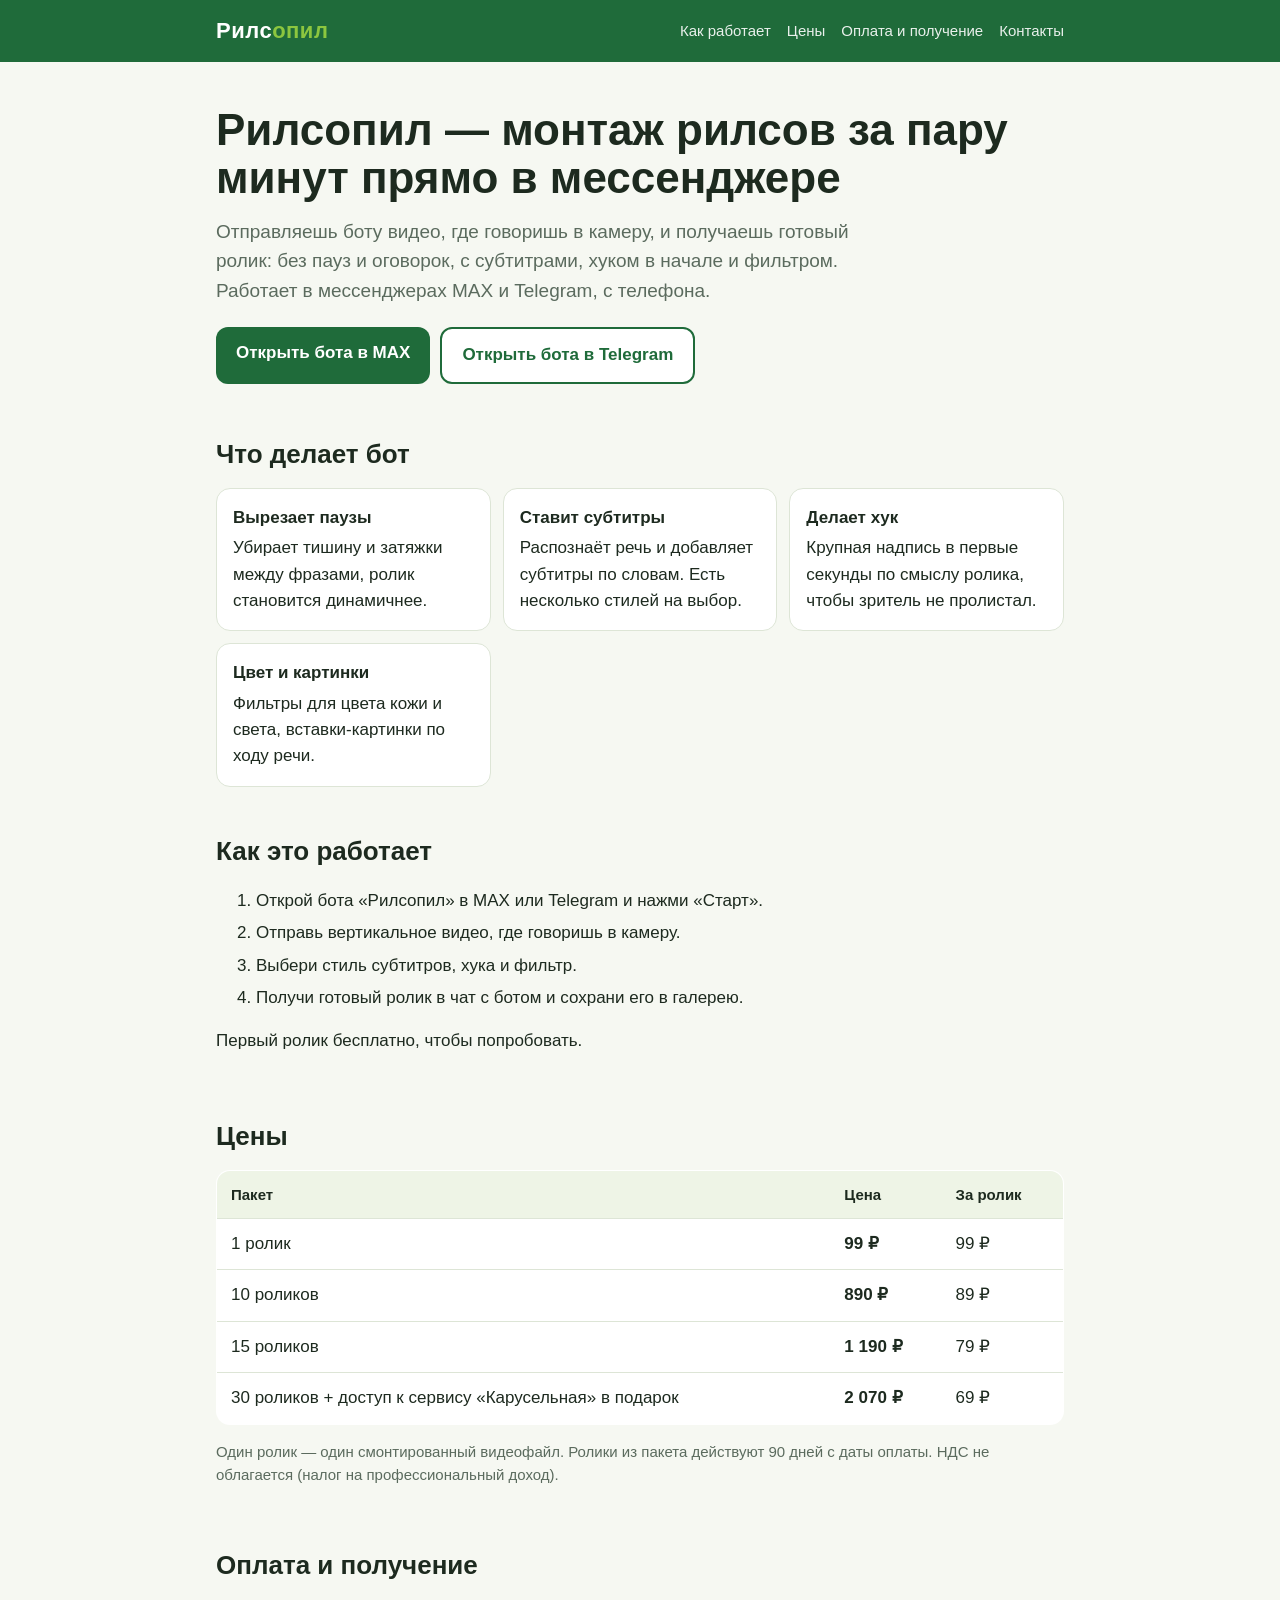
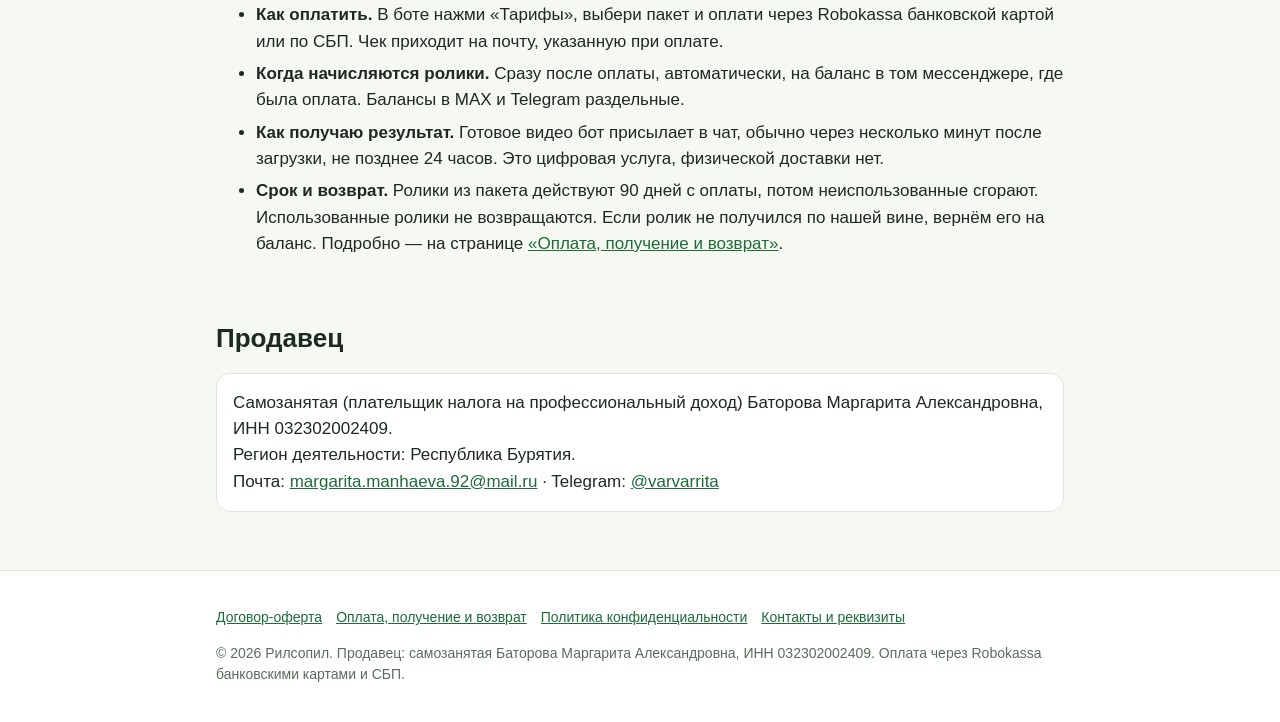
<file: rilsopil/index.html>
<!doctype html>
<html lang="ru">
<head>
<meta charset="utf-8">
<meta name="viewport" content="width=device-width,initial-scale=1">
<title>Рилсопил — автоматический монтаж рилсов в MAX и Telegram</title>
<meta name="description" content="Рилсопил — бот, который монтирует вертикальные видео: вырезает паузы, ставит субтитры, хук и фильтр. Работает в MAX и Telegram.">
<link rel="stylesheet" href="rs.css">
</head>
<body>
<header><div class="wrap">
  <a class="logo" href="./">Рилс<span>опил</span></a>
  <nav><a href="#how">Как работает</a><a href="#price">Цены</a><a href="#get">Оплата и получение</a><a href="contacts.html">Контакты</a></nav>
</div></header>

<main class="wrap">
  <div class="hero">
    <h1>Рилсопил — монтаж рилсов за пару минут прямо в мессенджере</h1>
    <p>Отправляешь боту видео, где говоришь в камеру, и получаешь готовый ролик: без пауз и оговорок, с субтитрами, хуком в начале и фильтром. Работает в мессенджерах MAX и Telegram, с телефона.</p>
    <div class="btns">
      <a class="btn" href="https://max.ru/se15065431_bot">Открыть бота в MAX</a>
      <a class="btn alt" href="https://t.me/ReelsopilBot">Открыть бота в Telegram</a>
    </div>
  </div>

  <section id="how">
    <h2>Что делает бот</h2>
    <div class="grid">
      <div class="card"><b>Вырезает паузы</b>Убирает тишину и затяжки между фразами, ролик становится динамичнее.</div>
      <div class="card"><b>Ставит субтитры</b>Распознаёт речь и добавляет субтитры по словам. Есть несколько стилей на выбор.</div>
      <div class="card"><b>Делает хук</b>Крупная надпись в первые секунды по смыслу ролика, чтобы зритель не пролистал.</div>
      <div class="card"><b>Цвет и картинки</b>Фильтры для цвета кожи и света, вставки-картинки по ходу речи.</div>
    </div>
  </section>

  <section>
    <h2>Как это работает</h2>
    <ol>
      <li>Открой бота «Рилсопил» в MAX или Telegram и нажми «Старт».</li>
      <li>Отправь вертикальное видео, где говоришь в камеру.</li>
      <li>Выбери стиль субтитров, хука и фильтр.</li>
      <li>Получи готовый ролик в чат с ботом и сохрани его в галерею.</li>
    </ol>
    <p>Первый ролик бесплатно, чтобы попробовать.</p>
  </section>

  <section id="price">
    <h2>Цены</h2>
    <table>
      <tr><th>Пакет</th><th>Цена</th><th>За ролик</th></tr>
      <tr><td>1 ролик</td><td class="price">99 ₽</td><td>99 ₽</td></tr>
      <tr><td>10 роликов</td><td class="price">890 ₽</td><td>89 ₽</td></tr>
      <tr><td>15 роликов</td><td class="price">1 190 ₽</td><td>79 ₽</td></tr>
      <tr><td>30 роликов + доступ к сервису «Карусельная» в подарок</td><td class="price">2 070 ₽</td><td>69 ₽</td></tr>
    </table>
    <p class="note">Один ролик — один смонтированный видеофайл. Ролики из пакета действуют 90 дней с даты оплаты. НДС не облагается (налог на профессиональный доход).</p>
  </section>

  <section id="get">
    <h2>Оплата и получение</h2>
    <ul>
      <li><b>Как оплатить.</b> В боте нажми «Тарифы», выбери пакет и оплати через Robokassa банковской картой или по СБП. Чек приходит на почту, указанную при оплате.</li>
      <li><b>Когда начисляются ролики.</b> Сразу после оплаты, автоматически, на баланс в том мессенджере, где была оплата. Балансы в MAX и Telegram раздельные.</li>
      <li><b>Как получаю результат.</b> Готовое видео бот присылает в чат, обычно через несколько минут после загрузки, не позднее 24 часов. Это цифровая услуга, физической доставки нет.</li>
      <li><b>Срок и возврат.</b> Ролики из пакета действуют 90 дней с оплаты, потом неиспользованные сгорают. Использованные ролики не возвращаются. Если ролик не получился по нашей вине, вернём его на баланс. Подробно — на странице <a href="refund.html">«Оплата, получение и возврат»</a>.</li>
    </ul>
  </section>

  <section>
    <h2>Продавец</h2>
    <div class="card">
      Самозанятая (плательщик налога на профессиональный доход) Баторова Маргарита Александровна, ИНН 032302002409.<br>
      Регион деятельности: Республика Бурятия.<br>
      Почта: <a href="mailto:margarita.manhaeva.92@mail.ru">margarita.manhaeva.92@mail.ru</a> · Telegram: <a href="https://t.me/varvarrita">@varvarrita</a>
    </div>
  </section>
</main>

<footer><div class="wrap">
  <p><a href="oferta.html">Договор-оферта</a><a href="refund.html">Оплата, получение и возврат</a><a href="privacy.html">Политика конфиденциальности</a><a href="contacts.html">Контакты и реквизиты</a></p>
  <p>© 2026 Рилсопил. Продавец: самозанятая Баторова Маргарита Александровна, ИНН 032302002409. Оплата через Robokassa банковскими картами и СБП.</p>
</div></footer>
</body>
</html>
</file>
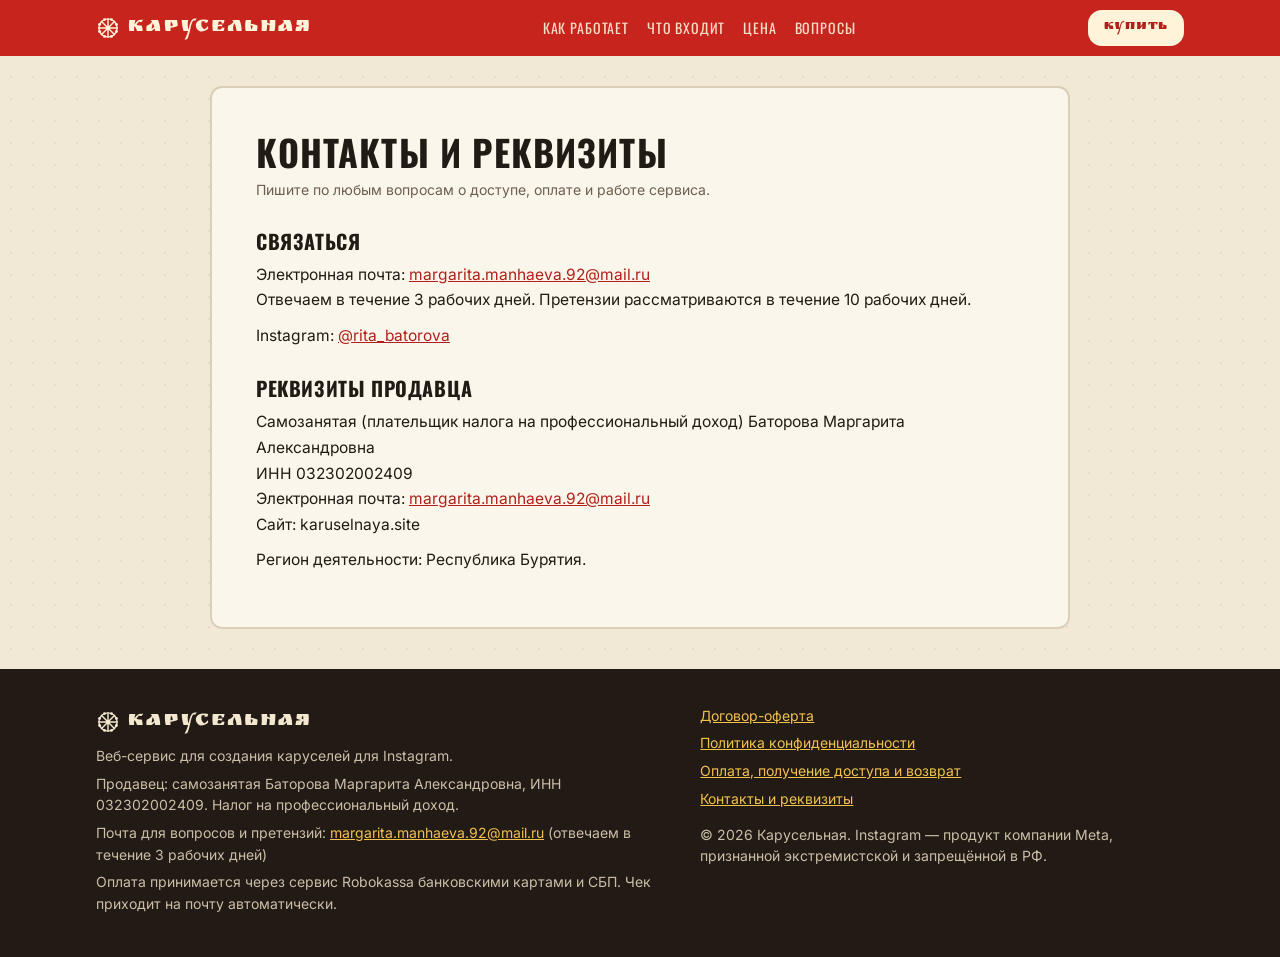
<file: contacts.html>
<!doctype html>
<html lang="ru"><head><meta charset="utf-8"><meta name="viewport" content="width=device-width,initial-scale=1,viewport-fit=cover">
<title>Контакты и реквизиты · Карусельная</title><meta name="description" content="Контакты и реквизиты продавца сервиса «Карусельная».">
<link rel="icon" href="data:image/svg+xml,%3Csvg viewBox='0 0 100 100' aria-hidden='true'%3E%3Cg fill='none' stroke='%23C8241E' stroke-width='6' stroke-linecap='round'%3E%3Ccircle cx='50' cy='50' r='38'/%3E%3Cline x1='50' y1='50' x2='88.0' y2='50.0'/%3E%3Cline x1='50' y1='50' x2='76.9' y2='76.9'/%3E%3Cline x1='50' y1='50' x2='50.0' y2='88.0'/%3E%3Cline x1='50' y1='50' x2='23.1' y2='76.9'/%3E%3Cline x1='50' y1='50' x2='12.0' y2='50.0'/%3E%3Cline x1='50' y1='50' x2='23.1' y2='23.1'/%3E%3Cline x1='50' y1='50' x2='50.0' y2='12.0'/%3E%3Cline x1='50' y1='50' x2='76.9' y2='23.1'/%3E%3C/g%3E%3Ccircle cx='85.1' cy='64.5' r='6' fill='%23C8241E'/%3E%3Ccircle cx='64.5' cy='85.1' r='6' fill='%23C8241E'/%3E%3Ccircle cx='35.5' cy='85.1' r='6' fill='%23C8241E'/%3E%3Ccircle cx='14.9' cy='64.5' r='6' fill='%23C8241E'/%3E%3Ccircle cx='14.9' cy='35.5' r='6' fill='%23C8241E'/%3E%3Ccircle cx='35.5' cy='14.9' r='6' fill='%23C8241E'/%3E%3Ccircle cx='64.5' cy='14.9' r='6' fill='%23C8241E'/%3E%3Ccircle cx='85.1' cy='35.5' r='6' fill='%23C8241E'/%3E%3Ccircle cx='50' cy='50' r='9' fill='%23C8241E'/%3E%3C/svg%3E">
<link rel="stylesheet" href="fonts.css"><link rel="stylesheet" href="style.css"></head><body>
<header class="top"><div class="wrap"><a class="brand" href="index.html"><svg viewBox="0 0 100 100" aria-hidden="true"><g fill="none" stroke="currentColor" stroke-width="6" stroke-linecap="round"><circle cx="50" cy="50" r="38"/><line x1="50" y1="50" x2="88.0" y2="50.0"/><line x1="50" y1="50" x2="76.9" y2="76.9"/><line x1="50" y1="50" x2="50.0" y2="88.0"/><line x1="50" y1="50" x2="23.1" y2="76.9"/><line x1="50" y1="50" x2="12.0" y2="50.0"/><line x1="50" y1="50" x2="23.1" y2="23.1"/><line x1="50" y1="50" x2="50.0" y2="12.0"/><line x1="50" y1="50" x2="76.9" y2="23.1"/></g><circle cx="85.1" cy="64.5" r="6" fill="currentColor"/><circle cx="64.5" cy="85.1" r="6" fill="currentColor"/><circle cx="35.5" cy="85.1" r="6" fill="currentColor"/><circle cx="14.9" cy="64.5" r="6" fill="currentColor"/><circle cx="14.9" cy="35.5" r="6" fill="currentColor"/><circle cx="35.5" cy="14.9" r="6" fill="currentColor"/><circle cx="64.5" cy="14.9" r="6" fill="currentColor"/><circle cx="85.1" cy="35.5" r="6" fill="currentColor"/><circle cx="50" cy="50" r="9" fill="currentColor"/></svg>Карусельная</a>
<nav><a href="index.html#how">Как работает</a><a href="index.html#inside">Что входит</a><a href="index.html#price">Цена</a><a href="index.html#faq">Вопросы</a></nav>
<a class="btn small" href="index.html#price">Купить</a></div></header><main class="wrap"><article class="doc"><h1>Контакты и реквизиты</h1>
<p class="meta">Пишите по любым вопросам о доступе, оплате и работе сервиса.</p>
<h2>Связаться</h2>
<p>Электронная почта: <a href="mailto:margarita.manhaeva.92@mail.ru">margarita.manhaeva.92@mail.ru</a><br>Отвечаем в течение 3 рабочих дней. Претензии рассматриваются в течение 10 рабочих дней.</p>
<p>Instagram: <a href="https://instagram.com/rita_batorova" rel="noopener">@rita_batorova</a></p>
<h2>Реквизиты продавца</h2>
<p>Самозанятая (плательщик налога на профессиональный доход) Баторова Маргарита Александровна<br>ИНН 032302002409<br>Электронная почта: <a href="mailto:margarita.manhaeva.92@mail.ru">margarita.manhaeva.92@mail.ru</a><br>Сайт: karuselnaya.site</p>
<p>Регион деятельности: Республика Бурятия.</p></article></main><footer><div class="wrap">
<div><a class="brand" href="index.html"><svg viewBox="0 0 100 100" aria-hidden="true"><g fill="none" stroke="currentColor" stroke-width="6" stroke-linecap="round"><circle cx="50" cy="50" r="38"/><line x1="50" y1="50" x2="88.0" y2="50.0"/><line x1="50" y1="50" x2="76.9" y2="76.9"/><line x1="50" y1="50" x2="50.0" y2="88.0"/><line x1="50" y1="50" x2="23.1" y2="76.9"/><line x1="50" y1="50" x2="12.0" y2="50.0"/><line x1="50" y1="50" x2="23.1" y2="23.1"/><line x1="50" y1="50" x2="50.0" y2="12.0"/><line x1="50" y1="50" x2="76.9" y2="23.1"/></g><circle cx="85.1" cy="64.5" r="6" fill="currentColor"/><circle cx="64.5" cy="85.1" r="6" fill="currentColor"/><circle cx="35.5" cy="85.1" r="6" fill="currentColor"/><circle cx="14.9" cy="64.5" r="6" fill="currentColor"/><circle cx="14.9" cy="35.5" r="6" fill="currentColor"/><circle cx="35.5" cy="14.9" r="6" fill="currentColor"/><circle cx="64.5" cy="14.9" r="6" fill="currentColor"/><circle cx="85.1" cy="35.5" r="6" fill="currentColor"/><circle cx="50" cy="50" r="9" fill="currentColor"/></svg>Карусельная</a>
<p>Веб-сервис для создания каруселей для Instagram.</p>
<p>Продавец: самозанятая Баторова Маргарита Александровна, ИНН 032302002409. Налог на профессиональный доход.</p>
<p>Почта для вопросов и претензий: <a href="mailto:margarita.manhaeva.92@mail.ru">margarita.manhaeva.92@mail.ru</a> (отвечаем в течение 3 рабочих дней)</p>
<p>Оплата принимается через сервис Robokassa банковскими картами и СБП. Чек приходит на почту автоматически.</p></div>
<div><ul><li><a href="oferta.html">Договор-оферта</a></li><li><a href="privacy.html">Политика конфиденциальности</a></li><li><a href="refund.html">Оплата, получение доступа и возврат</a></li><li><a href="contacts.html">Контакты и реквизиты</a></li></ul>
<p style="margin-top:14px">© 2026 Карусельная. Instagram — продукт компании Meta, признанной экстремистской и запрещённой в РФ.</p></div>
</div></footer></body></html>
</file>
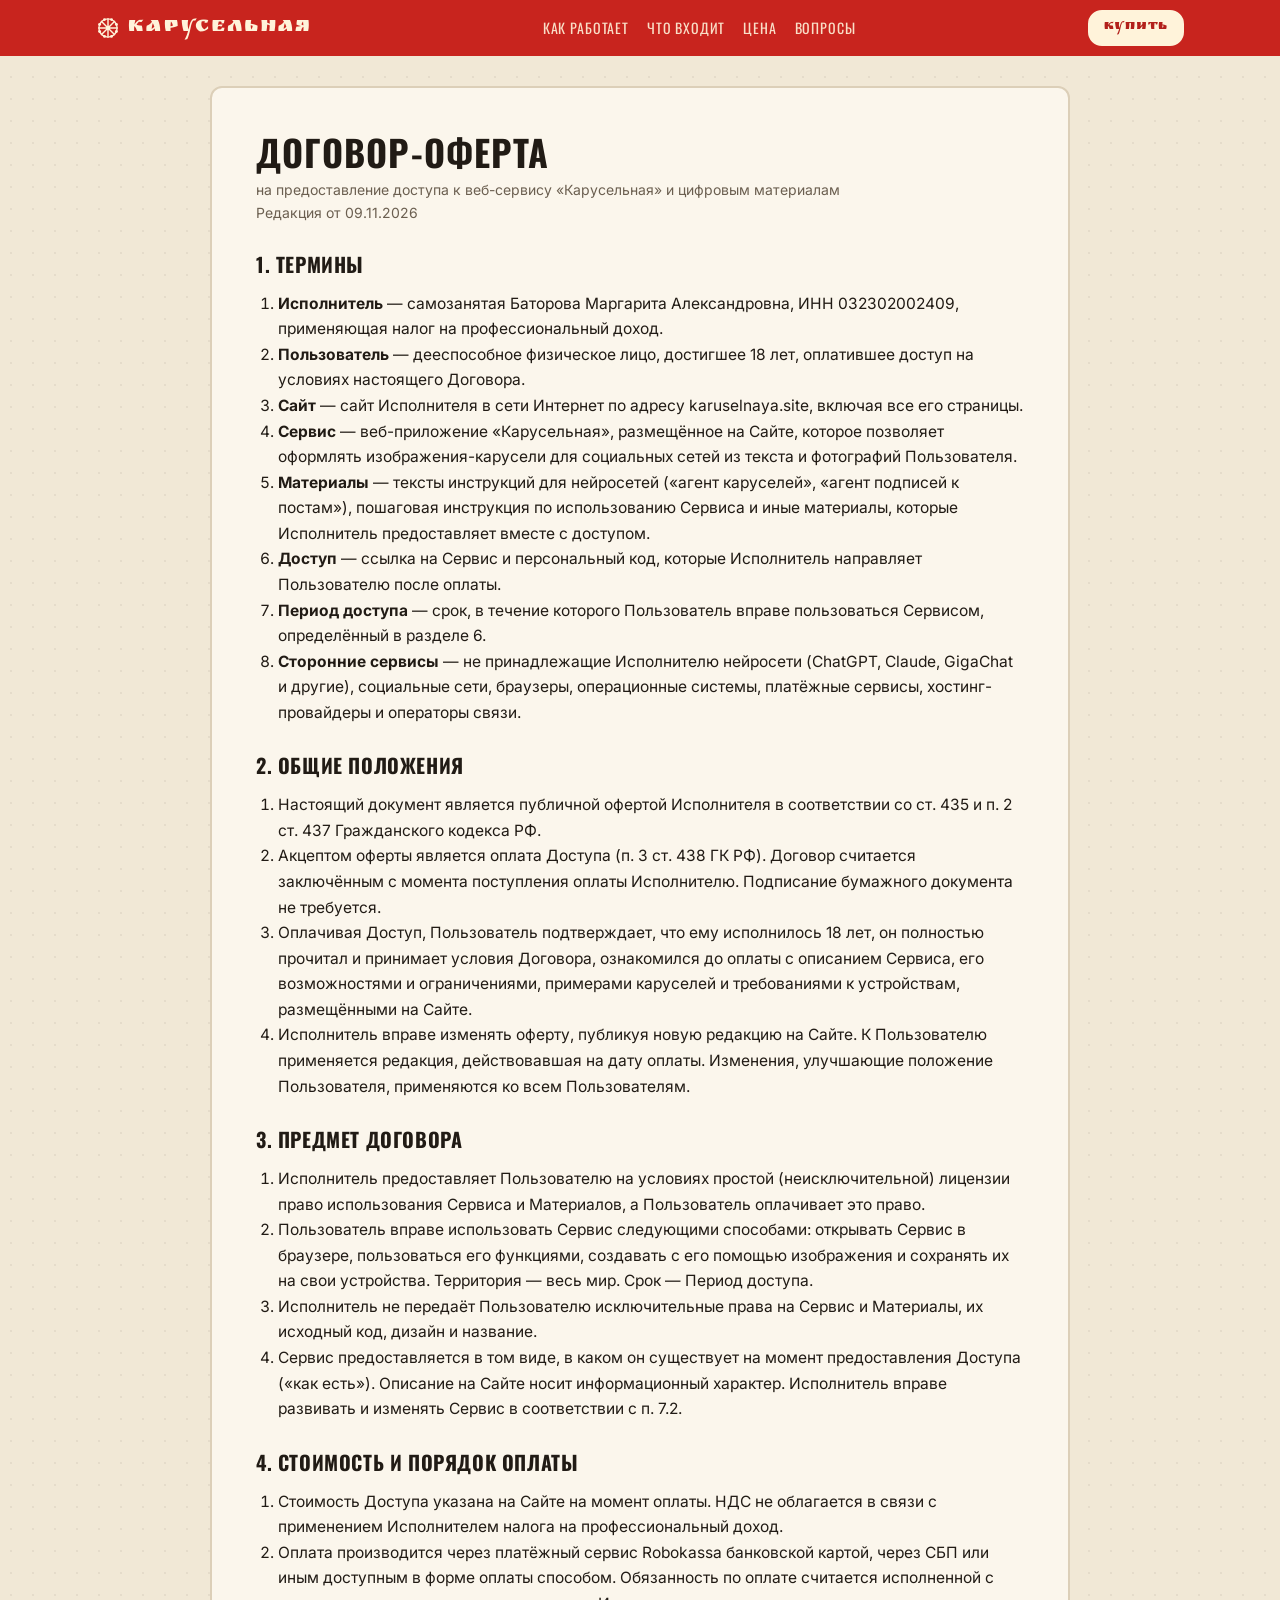
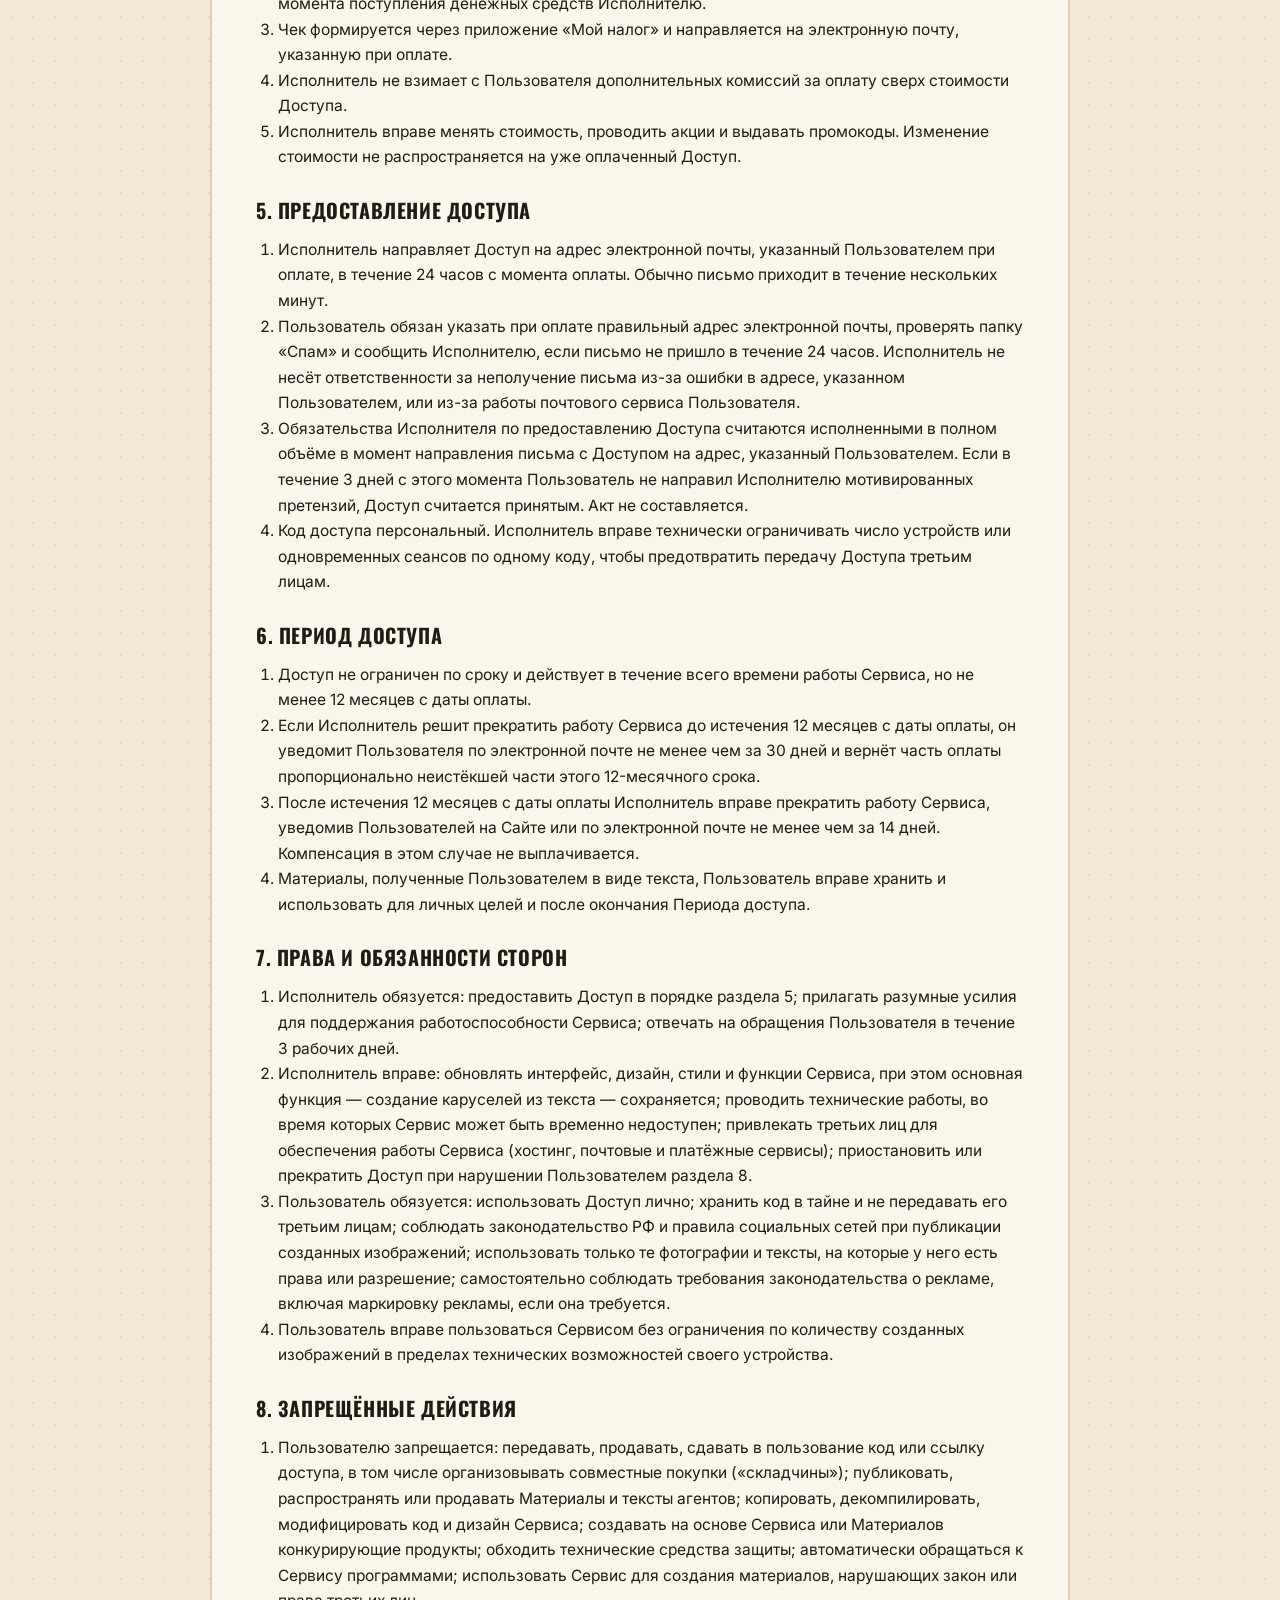
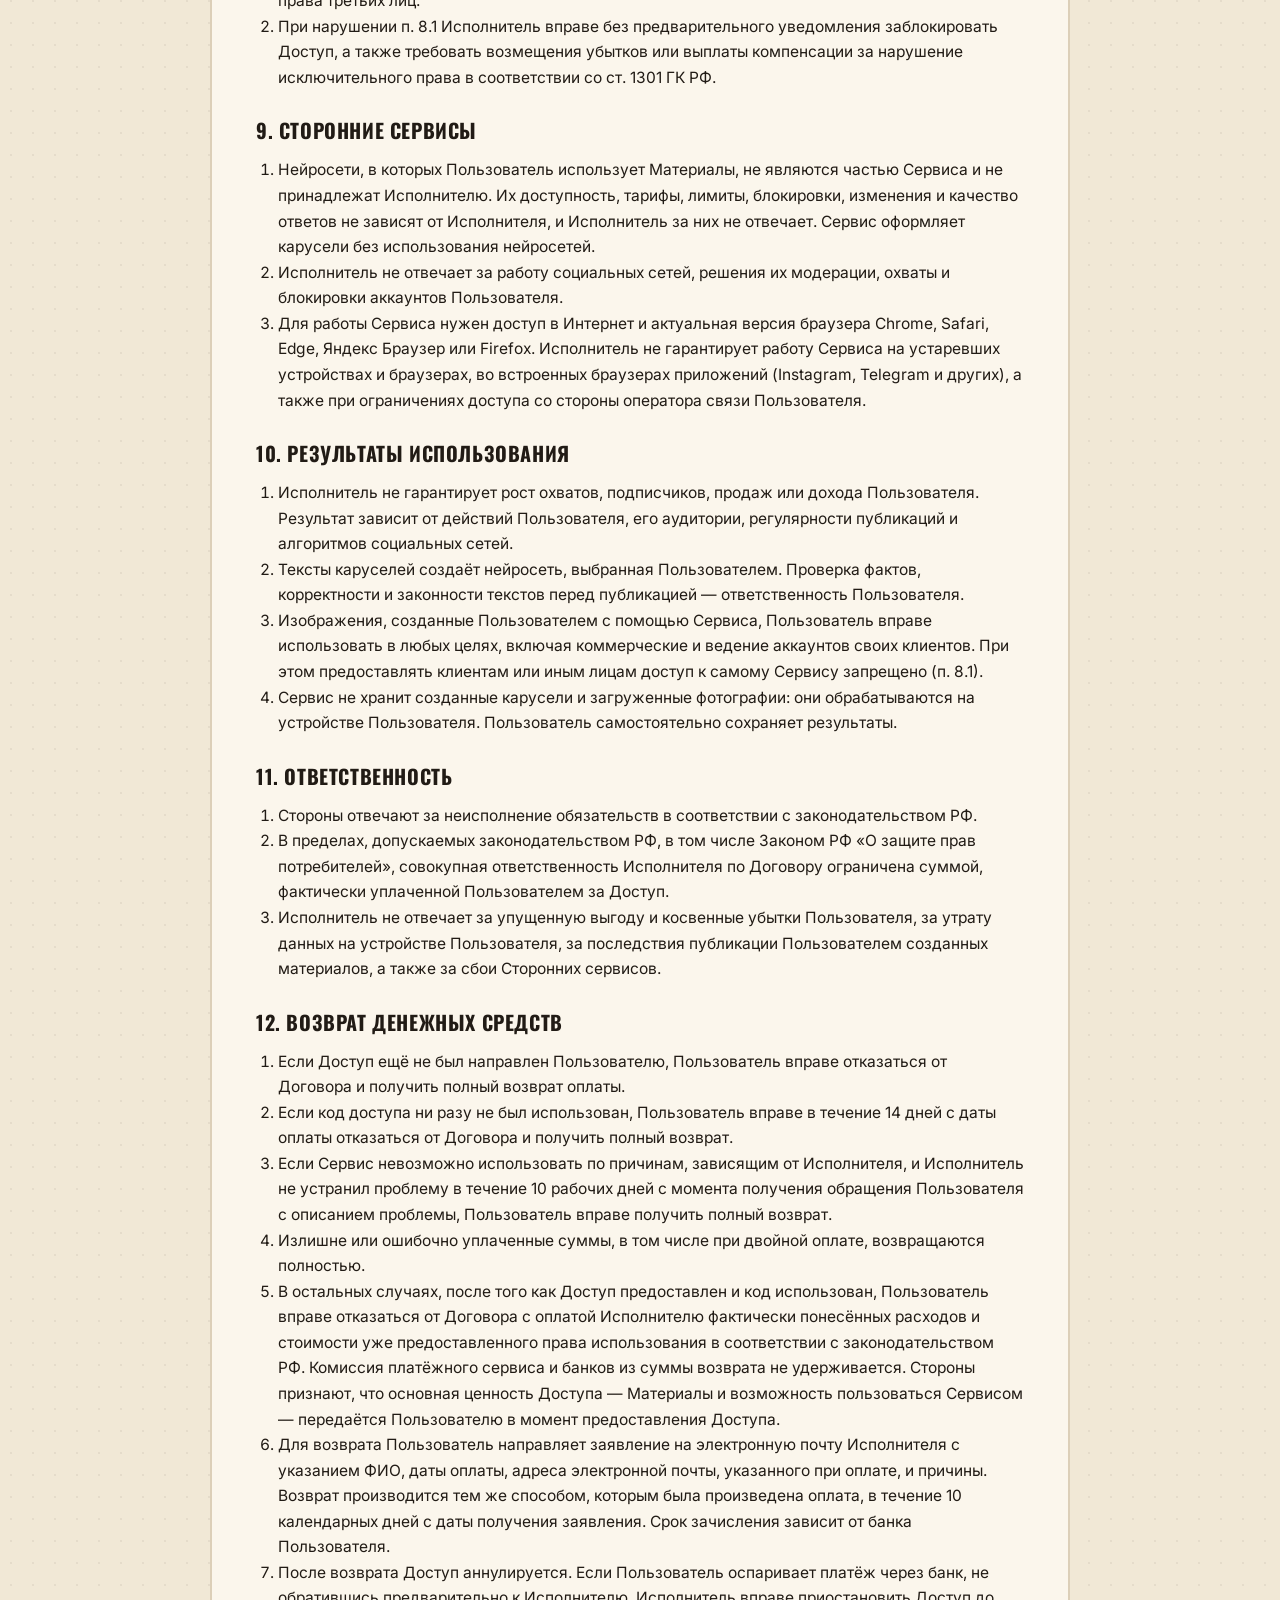
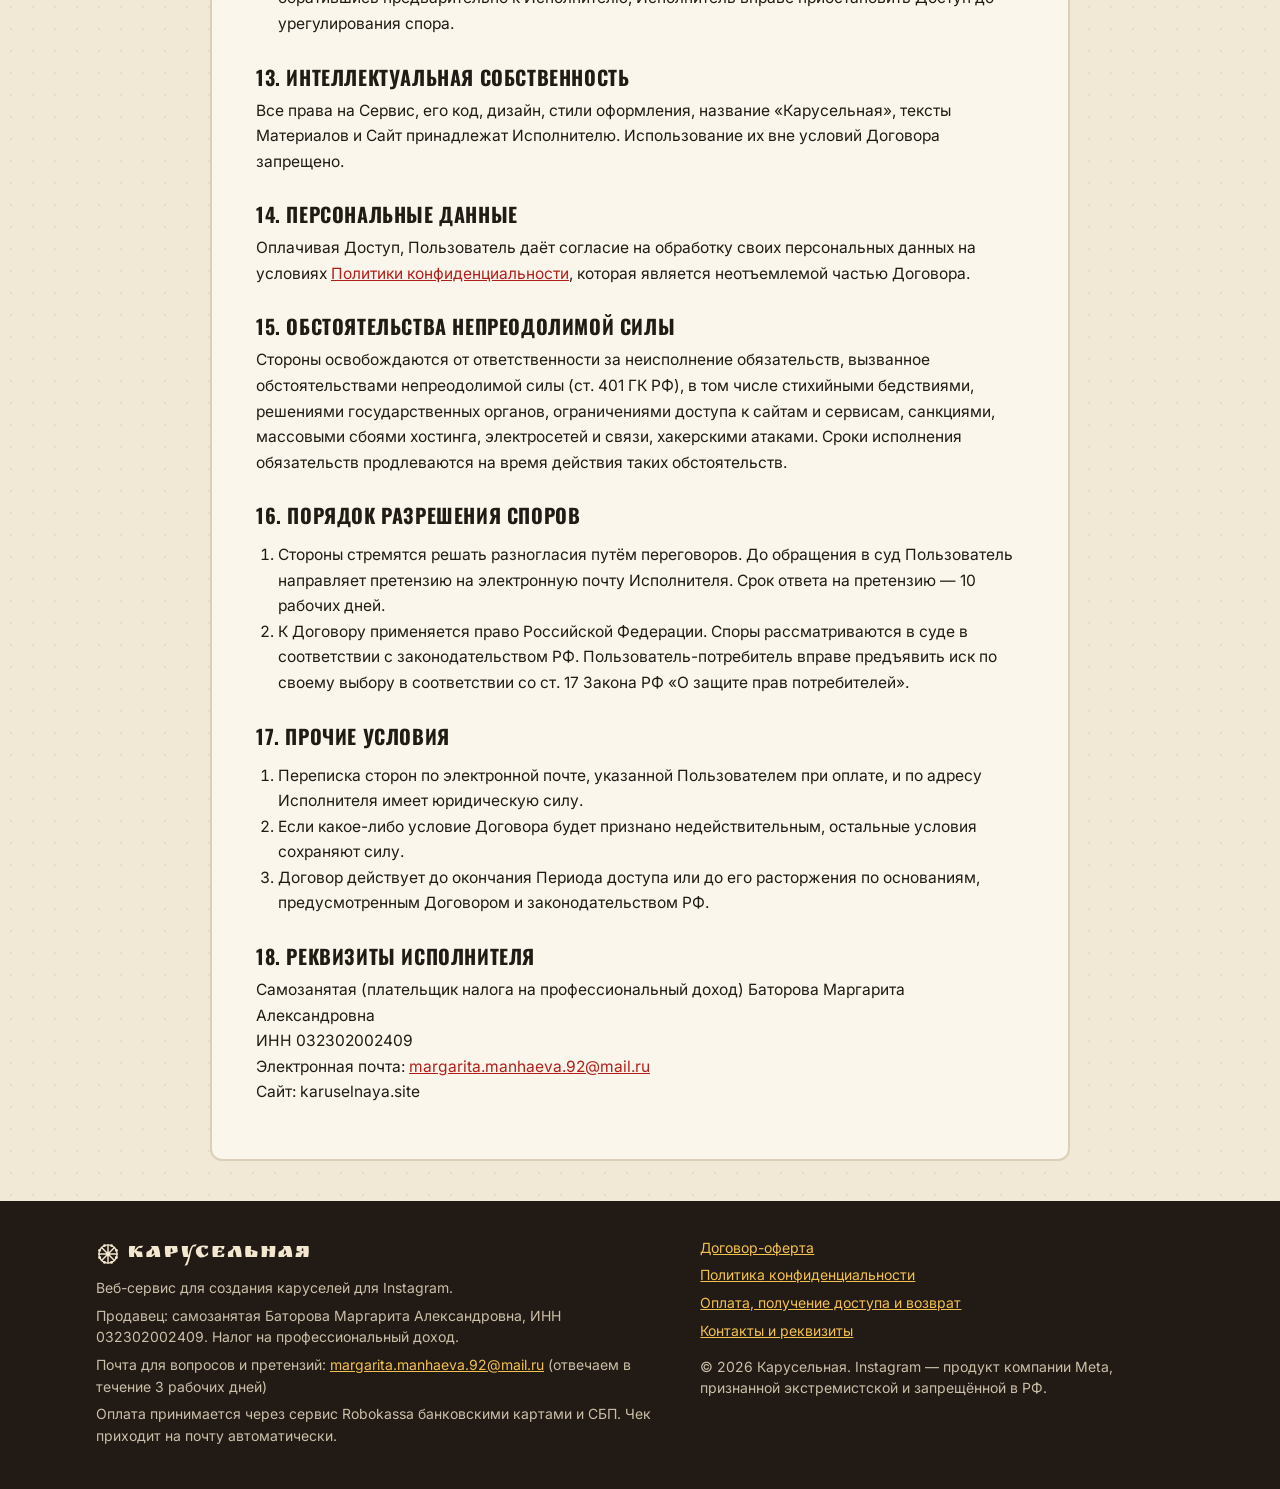
<file: oferta.html>
<!doctype html>
<html lang="ru"><head><meta charset="utf-8"><meta name="viewport" content="width=device-width,initial-scale=1,viewport-fit=cover">
<title>Договор-оферта · Карусельная</title><meta name="description" content="Договор-оферта на предоставление доступа к веб-сервису «Карусельная».">
<link rel="icon" href="data:image/svg+xml,%3Csvg viewBox='0 0 100 100' aria-hidden='true'%3E%3Cg fill='none' stroke='%23C8241E' stroke-width='6' stroke-linecap='round'%3E%3Ccircle cx='50' cy='50' r='38'/%3E%3Cline x1='50' y1='50' x2='88.0' y2='50.0'/%3E%3Cline x1='50' y1='50' x2='76.9' y2='76.9'/%3E%3Cline x1='50' y1='50' x2='50.0' y2='88.0'/%3E%3Cline x1='50' y1='50' x2='23.1' y2='76.9'/%3E%3Cline x1='50' y1='50' x2='12.0' y2='50.0'/%3E%3Cline x1='50' y1='50' x2='23.1' y2='23.1'/%3E%3Cline x1='50' y1='50' x2='50.0' y2='12.0'/%3E%3Cline x1='50' y1='50' x2='76.9' y2='23.1'/%3E%3C/g%3E%3Ccircle cx='85.1' cy='64.5' r='6' fill='%23C8241E'/%3E%3Ccircle cx='64.5' cy='85.1' r='6' fill='%23C8241E'/%3E%3Ccircle cx='35.5' cy='85.1' r='6' fill='%23C8241E'/%3E%3Ccircle cx='14.9' cy='64.5' r='6' fill='%23C8241E'/%3E%3Ccircle cx='14.9' cy='35.5' r='6' fill='%23C8241E'/%3E%3Ccircle cx='35.5' cy='14.9' r='6' fill='%23C8241E'/%3E%3Ccircle cx='64.5' cy='14.9' r='6' fill='%23C8241E'/%3E%3Ccircle cx='85.1' cy='35.5' r='6' fill='%23C8241E'/%3E%3Ccircle cx='50' cy='50' r='9' fill='%23C8241E'/%3E%3C/svg%3E">
<link rel="stylesheet" href="fonts.css"><link rel="stylesheet" href="style.css"></head><body>
<header class="top"><div class="wrap"><a class="brand" href="index.html"><svg viewBox="0 0 100 100" aria-hidden="true"><g fill="none" stroke="currentColor" stroke-width="6" stroke-linecap="round"><circle cx="50" cy="50" r="38"/><line x1="50" y1="50" x2="88.0" y2="50.0"/><line x1="50" y1="50" x2="76.9" y2="76.9"/><line x1="50" y1="50" x2="50.0" y2="88.0"/><line x1="50" y1="50" x2="23.1" y2="76.9"/><line x1="50" y1="50" x2="12.0" y2="50.0"/><line x1="50" y1="50" x2="23.1" y2="23.1"/><line x1="50" y1="50" x2="50.0" y2="12.0"/><line x1="50" y1="50" x2="76.9" y2="23.1"/></g><circle cx="85.1" cy="64.5" r="6" fill="currentColor"/><circle cx="64.5" cy="85.1" r="6" fill="currentColor"/><circle cx="35.5" cy="85.1" r="6" fill="currentColor"/><circle cx="14.9" cy="64.5" r="6" fill="currentColor"/><circle cx="14.9" cy="35.5" r="6" fill="currentColor"/><circle cx="35.5" cy="14.9" r="6" fill="currentColor"/><circle cx="64.5" cy="14.9" r="6" fill="currentColor"/><circle cx="85.1" cy="35.5" r="6" fill="currentColor"/><circle cx="50" cy="50" r="9" fill="currentColor"/></svg>Карусельная</a>
<nav><a href="index.html#how">Как работает</a><a href="index.html#inside">Что входит</a><a href="index.html#price">Цена</a><a href="index.html#faq">Вопросы</a></nav>
<a class="btn small" href="index.html#price">Купить</a></div></header><main class="wrap"><article class="doc"><h1>Договор-оферта</h1>
<p class="meta">на предоставление доступа к веб-сервису «Карусельная» и цифровым материалам<br>Редакция от 09.11.2026</p>

<h2>1. Термины</h2>
<ol>
<li><b>Исполнитель</b> — самозанятая Баторова Маргарита Александровна, ИНН 032302002409, применяющая налог на профессиональный доход.</li>
<li><b>Пользователь</b> — дееспособное физическое лицо, достигшее 18 лет, оплатившее доступ на условиях настоящего Договора.</li>
<li><b>Сайт</b> — сайт Исполнителя в сети Интернет по адресу karuselnaya.site, включая все его страницы.</li>
<li><b>Сервис</b> — веб-приложение «Карусельная», размещённое на Сайте, которое позволяет оформлять изображения-карусели для социальных сетей из текста и фотографий Пользователя.</li>
<li><b>Материалы</b> — тексты инструкций для нейросетей («агент каруселей», «агент подписей к постам»), пошаговая инструкция по использованию Сервиса и иные материалы, которые Исполнитель предоставляет вместе с доступом.</li>
<li><b>Доступ</b> — ссылка на Сервис и персональный код, которые Исполнитель направляет Пользователю после оплаты.</li>
<li><b>Период доступа</b> — срок, в течение которого Пользователь вправе пользоваться Сервисом, определённый в разделе 6.</li>
<li><b>Сторонние сервисы</b> — не принадлежащие Исполнителю нейросети (ChatGPT, Claude, GigaChat и другие), социальные сети, браузеры, операционные системы, платёжные сервисы, хостинг-провайдеры и операторы связи.</li>
</ol>

<h2>2. Общие положения</h2>
<ol>
<li>Настоящий документ является публичной офертой Исполнителя в соответствии со ст. 435 и п. 2 ст. 437 Гражданского кодекса РФ.</li>
<li>Акцептом оферты является оплата Доступа (п. 3 ст. 438 ГК РФ). Договор считается заключённым с момента поступления оплаты Исполнителю. Подписание бумажного документа не требуется.</li>
<li>Оплачивая Доступ, Пользователь подтверждает, что ему исполнилось 18 лет, он полностью прочитал и принимает условия Договора, ознакомился до оплаты с описанием Сервиса, его возможностями и ограничениями, примерами каруселей и требованиями к устройствам, размещёнными на Сайте.</li>
<li>Исполнитель вправе изменять оферту, публикуя новую редакцию на Сайте. К Пользователю применяется редакция, действовавшая на дату оплаты. Изменения, улучшающие положение Пользователя, применяются ко всем Пользователям.</li>
</ol>

<h2>3. Предмет договора</h2>
<ol>
<li>Исполнитель предоставляет Пользователю на условиях простой (неисключительной) лицензии право использования Сервиса и Материалов, а Пользователь оплачивает это право.</li>
<li>Пользователь вправе использовать Сервис следующими способами: открывать Сервис в браузере, пользоваться его функциями, создавать с его помощью изображения и сохранять их на свои устройства. Территория — весь мир. Срок — Период доступа.</li>
<li>Исполнитель не передаёт Пользователю исключительные права на Сервис и Материалы, их исходный код, дизайн и название.</li>
<li>Сервис предоставляется в том виде, в каком он существует на момент предоставления Доступа («как есть»). Описание на Сайте носит информационный характер. Исполнитель вправе развивать и изменять Сервис в соответствии с п. 7.2.</li>
</ol>

<h2>4. Стоимость и порядок оплаты</h2>
<ol>
<li>Стоимость Доступа указана на Сайте на момент оплаты. НДС не облагается в связи с применением Исполнителем налога на профессиональный доход.</li>
<li>Оплата производится через платёжный сервис Robokassa банковской картой, через СБП или иным доступным в форме оплаты способом. Обязанность по оплате считается исполненной с момента поступления денежных средств Исполнителю.</li>
<li>Чек формируется через приложение «Мой налог» и направляется на электронную почту, указанную при оплате.</li>
<li>Исполнитель не взимает с Пользователя дополнительных комиссий за оплату сверх стоимости Доступа.</li>
<li>Исполнитель вправе менять стоимость, проводить акции и выдавать промокоды. Изменение стоимости не распространяется на уже оплаченный Доступ.</li>
</ol>

<h2>5. Предоставление доступа</h2>
<ol>
<li>Исполнитель направляет Доступ на адрес электронной почты, указанный Пользователем при оплате, в течение 24 часов с момента оплаты. Обычно письмо приходит в течение нескольких минут.</li>
<li>Пользователь обязан указать при оплате правильный адрес электронной почты, проверять папку «Спам» и сообщить Исполнителю, если письмо не пришло в течение 24 часов. Исполнитель не несёт ответственности за неполучение письма из-за ошибки в адресе, указанном Пользователем, или из-за работы почтового сервиса Пользователя.</li>
<li>Обязательства Исполнителя по предоставлению Доступа считаются исполненными в полном объёме в момент направления письма с Доступом на адрес, указанный Пользователем. Если в течение 3 дней с этого момента Пользователь не направил Исполнителю мотивированных претензий, Доступ считается принятым. Акт не составляется.</li>
<li>Код доступа персональный. Исполнитель вправе технически ограничивать число устройств или одновременных сеансов по одному коду, чтобы предотвратить передачу Доступа третьим лицам.</li>
</ol>

<h2>6. Период доступа</h2>
<ol>
<li>Доступ не ограничен по сроку и действует в течение всего времени работы Сервиса, но не менее 12 месяцев с даты оплаты.</li>
<li>Если Исполнитель решит прекратить работу Сервиса до истечения 12 месяцев с даты оплаты, он уведомит Пользователя по электронной почте не менее чем за 30 дней и вернёт часть оплаты пропорционально неистёкшей части этого 12-месячного срока.</li>
<li>После истечения 12 месяцев с даты оплаты Исполнитель вправе прекратить работу Сервиса, уведомив Пользователей на Сайте или по электронной почте не менее чем за 14 дней. Компенсация в этом случае не выплачивается.</li>
<li>Материалы, полученные Пользователем в виде текста, Пользователь вправе хранить и использовать для личных целей и после окончания Периода доступа.</li>
</ol>

<h2>7. Права и обязанности сторон</h2>
<ol>
<li>Исполнитель обязуется: предоставить Доступ в порядке раздела 5; прилагать разумные усилия для поддержания работоспособности Сервиса; отвечать на обращения Пользователя в течение 3 рабочих дней.</li>
<li>Исполнитель вправе: обновлять интерфейс, дизайн, стили и функции Сервиса, при этом основная функция — создание каруселей из текста — сохраняется; проводить технические работы, во время которых Сервис может быть временно недоступен; привлекать третьих лиц для обеспечения работы Сервиса (хостинг, почтовые и платёжные сервисы); приостановить или прекратить Доступ при нарушении Пользователем раздела 8.</li>
<li>Пользователь обязуется: использовать Доступ лично; хранить код в тайне и не передавать его третьим лицам; соблюдать законодательство РФ и правила социальных сетей при публикации созданных изображений; использовать только те фотографии и тексты, на которые у него есть права или разрешение; самостоятельно соблюдать требования законодательства о рекламе, включая маркировку рекламы, если она требуется.</li>
<li>Пользователь вправе пользоваться Сервисом без ограничения по количеству созданных изображений в пределах технических возможностей своего устройства.</li>
</ol>

<h2>8. Запрещённые действия</h2>
<ol>
<li>Пользователю запрещается: передавать, продавать, сдавать в пользование код или ссылку доступа, в том числе организовывать совместные покупки («складчины»); публиковать, распространять или продавать Материалы и тексты агентов; копировать, декомпилировать, модифицировать код и дизайн Сервиса; создавать на основе Сервиса или Материалов конкурирующие продукты; обходить технические средства защиты; автоматически обращаться к Сервису программами; использовать Сервис для создания материалов, нарушающих закон или права третьих лиц.</li>
<li>При нарушении п. 8.1 Исполнитель вправе без предварительного уведомления заблокировать Доступ, а также требовать возмещения убытков или выплаты компенсации за нарушение исключительного права в соответствии со ст. 1301 ГК РФ.</li>
</ol>

<h2>9. Сторонние сервисы</h2>
<ol>
<li>Нейросети, в которых Пользователь использует Материалы, не являются частью Сервиса и не принадлежат Исполнителю. Их доступность, тарифы, лимиты, блокировки, изменения и качество ответов не зависят от Исполнителя, и Исполнитель за них не отвечает. Сервис оформляет карусели без использования нейросетей.</li>
<li>Исполнитель не отвечает за работу социальных сетей, решения их модерации, охваты и блокировки аккаунтов Пользователя.</li>
<li>Для работы Сервиса нужен доступ в Интернет и актуальная версия браузера Chrome, Safari, Edge, Яндекс Браузер или Firefox. Исполнитель не гарантирует работу Сервиса на устаревших устройствах и браузерах, во встроенных браузерах приложений (Instagram, Telegram и других), а также при ограничениях доступа со стороны оператора связи Пользователя.</li>
</ol>

<h2>10. Результаты использования</h2>
<ol>
<li>Исполнитель не гарантирует рост охватов, подписчиков, продаж или дохода Пользователя. Результат зависит от действий Пользователя, его аудитории, регулярности публикаций и алгоритмов социальных сетей.</li>
<li>Тексты каруселей создаёт нейросеть, выбранная Пользователем. Проверка фактов, корректности и законности текстов перед публикацией — ответственность Пользователя.</li>
<li>Изображения, созданные Пользователем с помощью Сервиса, Пользователь вправе использовать в любых целях, включая коммерческие и ведение аккаунтов своих клиентов. При этом предоставлять клиентам или иным лицам доступ к самому Сервису запрещено (п. 8.1).</li>
<li>Сервис не хранит созданные карусели и загруженные фотографии: они обрабатываются на устройстве Пользователя. Пользователь самостоятельно сохраняет результаты.</li>
</ol>

<h2>11. Ответственность</h2>
<ol>
<li>Стороны отвечают за неисполнение обязательств в соответствии с законодательством РФ.</li>
<li>В пределах, допускаемых законодательством РФ, в том числе Законом РФ «О защите прав потребителей», совокупная ответственность Исполнителя по Договору ограничена суммой, фактически уплаченной Пользователем за Доступ.</li>
<li>Исполнитель не отвечает за упущенную выгоду и косвенные убытки Пользователя, за утрату данных на устройстве Пользователя, за последствия публикации Пользователем созданных материалов, а также за сбои Сторонних сервисов.</li>
</ol>

<h2>12. Возврат денежных средств</h2>
<ol>
<li>Если Доступ ещё не был направлен Пользователю, Пользователь вправе отказаться от Договора и получить полный возврат оплаты.</li>
<li>Если код доступа ни разу не был использован, Пользователь вправе в течение 14 дней с даты оплаты отказаться от Договора и получить полный возврат.</li>
<li>Если Сервис невозможно использовать по причинам, зависящим от Исполнителя, и Исполнитель не устранил проблему в течение 10 рабочих дней с момента получения обращения Пользователя с описанием проблемы, Пользователь вправе получить полный возврат.</li>
<li>Излишне или ошибочно уплаченные суммы, в том числе при двойной оплате, возвращаются полностью.</li>
<li>В остальных случаях, после того как Доступ предоставлен и код использован, Пользователь вправе отказаться от Договора с оплатой Исполнителю фактически понесённых расходов и стоимости уже предоставленного права использования в соответствии с законодательством РФ. Комиссия платёжного сервиса и банков из суммы возврата не удерживается. Стороны признают, что основная ценность Доступа — Материалы и возможность пользоваться Сервисом — передаётся Пользователю в момент предоставления Доступа.</li>
<li>Для возврата Пользователь направляет заявление на электронную почту Исполнителя с указанием ФИО, даты оплаты, адреса электронной почты, указанного при оплате, и причины. Возврат производится тем же способом, которым была произведена оплата, в течение 10 календарных дней с даты получения заявления. Срок зачисления зависит от банка Пользователя.</li>
<li>После возврата Доступ аннулируется. Если Пользователь оспаривает платёж через банк, не обратившись предварительно к Исполнителю, Исполнитель вправе приостановить Доступ до урегулирования спора.</li>
</ol>

<h2>13. Интеллектуальная собственность</h2>
<p>Все права на Сервис, его код, дизайн, стили оформления, название «Карусельная», тексты Материалов и Сайт принадлежат Исполнителю. Использование их вне условий Договора запрещено.</p>

<h2>14. Персональные данные</h2>
<p>Оплачивая Доступ, Пользователь даёт согласие на обработку своих персональных данных на условиях <a href="privacy.html">Политики конфиденциальности</a>, которая является неотъемлемой частью Договора.</p>

<h2>15. Обстоятельства непреодолимой силы</h2>
<p>Стороны освобождаются от ответственности за неисполнение обязательств, вызванное обстоятельствами непреодолимой силы (ст. 401 ГК РФ), в том числе стихийными бедствиями, решениями государственных органов, ограничениями доступа к сайтам и сервисам, санкциями, массовыми сбоями хостинга, электросетей и связи, хакерскими атаками. Сроки исполнения обязательств продлеваются на время действия таких обстоятельств.</p>

<h2>16. Порядок разрешения споров</h2>
<ol>
<li>Стороны стремятся решать разногласия путём переговоров. До обращения в суд Пользователь направляет претензию на электронную почту Исполнителя. Срок ответа на претензию — 10 рабочих дней.</li>
<li>К Договору применяется право Российской Федерации. Споры рассматриваются в суде в соответствии с законодательством РФ. Пользователь-потребитель вправе предъявить иск по своему выбору в соответствии со ст. 17 Закона РФ «О защите прав потребителей».</li>
</ol>

<h2>17. Прочие условия</h2>
<ol>
<li>Переписка сторон по электронной почте, указанной Пользователем при оплате, и по адресу Исполнителя имеет юридическую силу.</li>
<li>Если какое-либо условие Договора будет признано недействительным, остальные условия сохраняют силу.</li>
<li>Договор действует до окончания Периода доступа или до его расторжения по основаниям, предусмотренным Договором и законодательством РФ.</li>
</ol>

<h2>18. Реквизиты Исполнителя</h2>
<p>Самозанятая (плательщик налога на профессиональный доход) Баторова Маргарита Александровна<br>ИНН 032302002409<br>Электронная почта: <a href="mailto:margarita.manhaeva.92@mail.ru">margarita.manhaeva.92@mail.ru</a><br>Сайт: karuselnaya.site</p></article></main><footer><div class="wrap">
<div><a class="brand" href="index.html"><svg viewBox="0 0 100 100" aria-hidden="true"><g fill="none" stroke="currentColor" stroke-width="6" stroke-linecap="round"><circle cx="50" cy="50" r="38"/><line x1="50" y1="50" x2="88.0" y2="50.0"/><line x1="50" y1="50" x2="76.9" y2="76.9"/><line x1="50" y1="50" x2="50.0" y2="88.0"/><line x1="50" y1="50" x2="23.1" y2="76.9"/><line x1="50" y1="50" x2="12.0" y2="50.0"/><line x1="50" y1="50" x2="23.1" y2="23.1"/><line x1="50" y1="50" x2="50.0" y2="12.0"/><line x1="50" y1="50" x2="76.9" y2="23.1"/></g><circle cx="85.1" cy="64.5" r="6" fill="currentColor"/><circle cx="64.5" cy="85.1" r="6" fill="currentColor"/><circle cx="35.5" cy="85.1" r="6" fill="currentColor"/><circle cx="14.9" cy="64.5" r="6" fill="currentColor"/><circle cx="14.9" cy="35.5" r="6" fill="currentColor"/><circle cx="35.5" cy="14.9" r="6" fill="currentColor"/><circle cx="64.5" cy="14.9" r="6" fill="currentColor"/><circle cx="85.1" cy="35.5" r="6" fill="currentColor"/><circle cx="50" cy="50" r="9" fill="currentColor"/></svg>Карусельная</a>
<p>Веб-сервис для создания каруселей для Instagram.</p>
<p>Продавец: самозанятая Баторова Маргарита Александровна, ИНН 032302002409. Налог на профессиональный доход.</p>
<p>Почта для вопросов и претензий: <a href="mailto:margarita.manhaeva.92@mail.ru">margarita.manhaeva.92@mail.ru</a> (отвечаем в течение 3 рабочих дней)</p>
<p>Оплата принимается через сервис Robokassa банковскими картами и СБП. Чек приходит на почту автоматически.</p></div>
<div><ul><li><a href="oferta.html">Договор-оферта</a></li><li><a href="privacy.html">Политика конфиденциальности</a></li><li><a href="refund.html">Оплата, получение доступа и возврат</a></li><li><a href="contacts.html">Контакты и реквизиты</a></li></ul>
<p style="margin-top:14px">© 2026 Карусельная. Instagram — продукт компании Meta, признанной экстремистской и запрещённой в РФ.</p></div>
</div></footer></body></html>
</file>
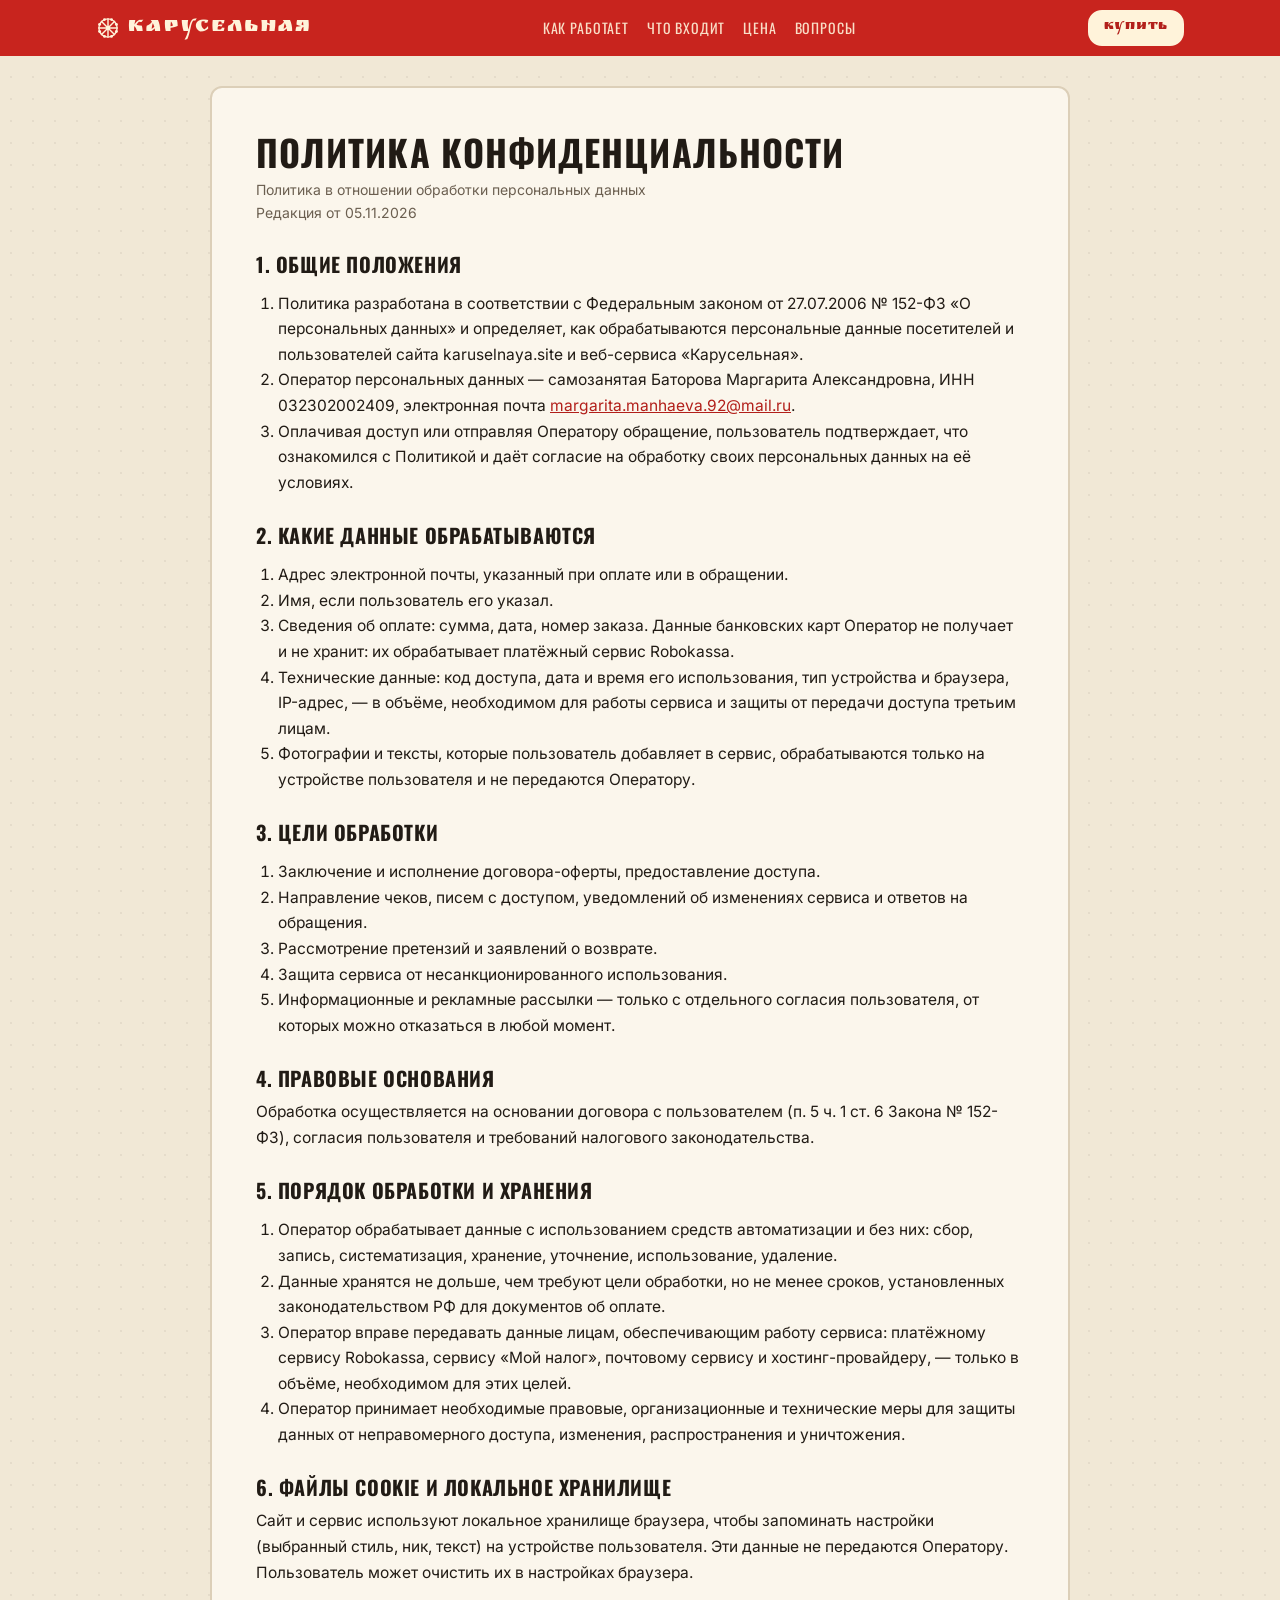
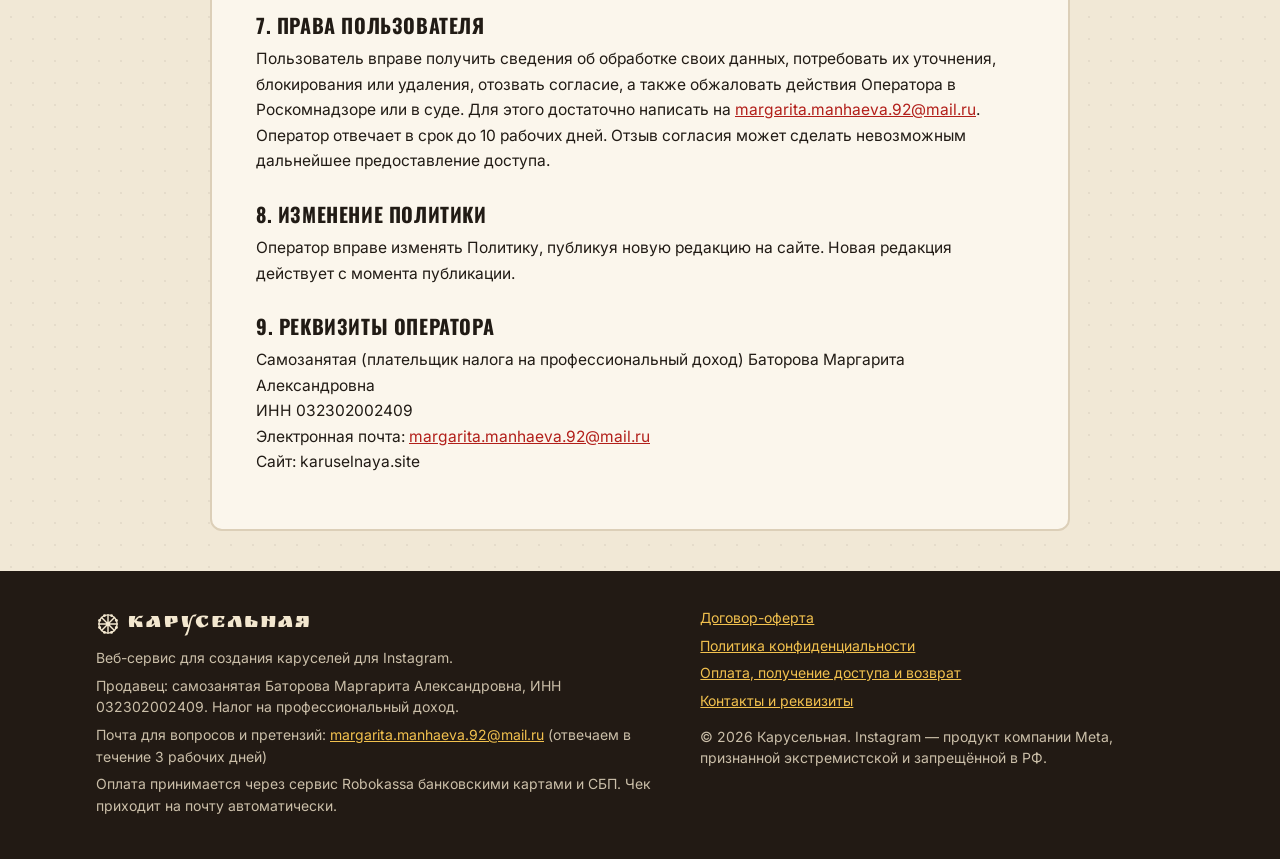
<file: privacy.html>
<!doctype html>
<html lang="ru"><head><meta charset="utf-8"><meta name="viewport" content="width=device-width,initial-scale=1,viewport-fit=cover">
<title>Политика конфиденциальности · Карусельная</title><meta name="description" content="Политика обработки персональных данных сервиса «Карусельная».">
<link rel="icon" href="data:image/svg+xml,%3Csvg viewBox='0 0 100 100' aria-hidden='true'%3E%3Cg fill='none' stroke='%23C8241E' stroke-width='6' stroke-linecap='round'%3E%3Ccircle cx='50' cy='50' r='38'/%3E%3Cline x1='50' y1='50' x2='88.0' y2='50.0'/%3E%3Cline x1='50' y1='50' x2='76.9' y2='76.9'/%3E%3Cline x1='50' y1='50' x2='50.0' y2='88.0'/%3E%3Cline x1='50' y1='50' x2='23.1' y2='76.9'/%3E%3Cline x1='50' y1='50' x2='12.0' y2='50.0'/%3E%3Cline x1='50' y1='50' x2='23.1' y2='23.1'/%3E%3Cline x1='50' y1='50' x2='50.0' y2='12.0'/%3E%3Cline x1='50' y1='50' x2='76.9' y2='23.1'/%3E%3C/g%3E%3Ccircle cx='85.1' cy='64.5' r='6' fill='%23C8241E'/%3E%3Ccircle cx='64.5' cy='85.1' r='6' fill='%23C8241E'/%3E%3Ccircle cx='35.5' cy='85.1' r='6' fill='%23C8241E'/%3E%3Ccircle cx='14.9' cy='64.5' r='6' fill='%23C8241E'/%3E%3Ccircle cx='14.9' cy='35.5' r='6' fill='%23C8241E'/%3E%3Ccircle cx='35.5' cy='14.9' r='6' fill='%23C8241E'/%3E%3Ccircle cx='64.5' cy='14.9' r='6' fill='%23C8241E'/%3E%3Ccircle cx='85.1' cy='35.5' r='6' fill='%23C8241E'/%3E%3Ccircle cx='50' cy='50' r='9' fill='%23C8241E'/%3E%3C/svg%3E">
<link rel="stylesheet" href="fonts.css"><link rel="stylesheet" href="style.css"></head><body>
<header class="top"><div class="wrap"><a class="brand" href="index.html"><svg viewBox="0 0 100 100" aria-hidden="true"><g fill="none" stroke="currentColor" stroke-width="6" stroke-linecap="round"><circle cx="50" cy="50" r="38"/><line x1="50" y1="50" x2="88.0" y2="50.0"/><line x1="50" y1="50" x2="76.9" y2="76.9"/><line x1="50" y1="50" x2="50.0" y2="88.0"/><line x1="50" y1="50" x2="23.1" y2="76.9"/><line x1="50" y1="50" x2="12.0" y2="50.0"/><line x1="50" y1="50" x2="23.1" y2="23.1"/><line x1="50" y1="50" x2="50.0" y2="12.0"/><line x1="50" y1="50" x2="76.9" y2="23.1"/></g><circle cx="85.1" cy="64.5" r="6" fill="currentColor"/><circle cx="64.5" cy="85.1" r="6" fill="currentColor"/><circle cx="35.5" cy="85.1" r="6" fill="currentColor"/><circle cx="14.9" cy="64.5" r="6" fill="currentColor"/><circle cx="14.9" cy="35.5" r="6" fill="currentColor"/><circle cx="35.5" cy="14.9" r="6" fill="currentColor"/><circle cx="64.5" cy="14.9" r="6" fill="currentColor"/><circle cx="85.1" cy="35.5" r="6" fill="currentColor"/><circle cx="50" cy="50" r="9" fill="currentColor"/></svg>Карусельная</a>
<nav><a href="index.html#how">Как работает</a><a href="index.html#inside">Что входит</a><a href="index.html#price">Цена</a><a href="index.html#faq">Вопросы</a></nav>
<a class="btn small" href="index.html#price">Купить</a></div></header><main class="wrap"><article class="doc"><h1>Политика конфиденциальности</h1>
<p class="meta">Политика в отношении обработки персональных данных<br>Редакция от 05.11.2026</p>
<h2>1. Общие положения</h2>
<ol>
<li>Политика разработана в соответствии с Федеральным законом от 27.07.2006 № 152-ФЗ «О персональных данных» и определяет, как обрабатываются персональные данные посетителей и пользователей сайта karuselnaya.site и веб-сервиса «Карусельная».</li>
<li>Оператор персональных данных — самозанятая Баторова Маргарита Александровна, ИНН 032302002409, электронная почта <a href="mailto:margarita.manhaeva.92@mail.ru">margarita.manhaeva.92@mail.ru</a>.</li>
<li>Оплачивая доступ или отправляя Оператору обращение, пользователь подтверждает, что ознакомился с Политикой и даёт согласие на обработку своих персональных данных на её условиях.</li>
</ol>
<h2>2. Какие данные обрабатываются</h2>
<ol>
<li>Адрес электронной почты, указанный при оплате или в обращении.</li>
<li>Имя, если пользователь его указал.</li>
<li>Сведения об оплате: сумма, дата, номер заказа. Данные банковских карт Оператор не получает и не хранит: их обрабатывает платёжный сервис Robokassa.</li>
<li>Технические данные: код доступа, дата и время его использования, тип устройства и браузера, IP-адрес, — в объёме, необходимом для работы сервиса и защиты от передачи доступа третьим лицам.</li>
<li>Фотографии и тексты, которые пользователь добавляет в сервис, обрабатываются только на устройстве пользователя и не передаются Оператору.</li>
</ol>
<h2>3. Цели обработки</h2>
<ol>
<li>Заключение и исполнение договора-оферты, предоставление доступа.</li>
<li>Направление чеков, писем с доступом, уведомлений об изменениях сервиса и ответов на обращения.</li>
<li>Рассмотрение претензий и заявлений о возврате.</li>
<li>Защита сервиса от несанкционированного использования.</li>
<li>Информационные и рекламные рассылки — только с отдельного согласия пользователя, от которых можно отказаться в любой момент.</li>
</ol>
<h2>4. Правовые основания</h2>
<p>Обработка осуществляется на основании договора с пользователем (п. 5 ч. 1 ст. 6 Закона № 152-ФЗ), согласия пользователя и требований налогового законодательства.</p>
<h2>5. Порядок обработки и хранения</h2>
<ol>
<li>Оператор обрабатывает данные с использованием средств автоматизации и без них: сбор, запись, систематизация, хранение, уточнение, использование, удаление.</li>
<li>Данные хранятся не дольше, чем требуют цели обработки, но не менее сроков, установленных законодательством РФ для документов об оплате.</li>
<li>Оператор вправе передавать данные лицам, обеспечивающим работу сервиса: платёжному сервису Robokassa, сервису «Мой налог», почтовому сервису и хостинг-провайдеру, — только в объёме, необходимом для этих целей.</li>
<li>Оператор принимает необходимые правовые, организационные и технические меры для защиты данных от неправомерного доступа, изменения, распространения и уничтожения.</li>
</ol>
<h2>6. Файлы cookie и локальное хранилище</h2>
<p>Сайт и сервис используют локальное хранилище браузера, чтобы запоминать настройки (выбранный стиль, ник, текст) на устройстве пользователя. Эти данные не передаются Оператору. Пользователь может очистить их в настройках браузера.</p>
<h2>7. Права пользователя</h2>
<p>Пользователь вправе получить сведения об обработке своих данных, потребовать их уточнения, блокирования или удаления, отозвать согласие, а также обжаловать действия Оператора в Роскомнадзоре или в суде. Для этого достаточно написать на <a href="mailto:margarita.manhaeva.92@mail.ru">margarita.manhaeva.92@mail.ru</a>. Оператор отвечает в срок до 10 рабочих дней. Отзыв согласия может сделать невозможным дальнейшее предоставление доступа.</p>
<h2>8. Изменение Политики</h2>
<p>Оператор вправе изменять Политику, публикуя новую редакцию на сайте. Новая редакция действует с момента публикации.</p>
<h2>9. Реквизиты оператора</h2>
<p>Самозанятая (плательщик налога на профессиональный доход) Баторова Маргарита Александровна<br>ИНН 032302002409<br>Электронная почта: <a href="mailto:margarita.manhaeva.92@mail.ru">margarita.manhaeva.92@mail.ru</a><br>Сайт: karuselnaya.site</p></article></main><footer><div class="wrap">
<div><a class="brand" href="index.html"><svg viewBox="0 0 100 100" aria-hidden="true"><g fill="none" stroke="currentColor" stroke-width="6" stroke-linecap="round"><circle cx="50" cy="50" r="38"/><line x1="50" y1="50" x2="88.0" y2="50.0"/><line x1="50" y1="50" x2="76.9" y2="76.9"/><line x1="50" y1="50" x2="50.0" y2="88.0"/><line x1="50" y1="50" x2="23.1" y2="76.9"/><line x1="50" y1="50" x2="12.0" y2="50.0"/><line x1="50" y1="50" x2="23.1" y2="23.1"/><line x1="50" y1="50" x2="50.0" y2="12.0"/><line x1="50" y1="50" x2="76.9" y2="23.1"/></g><circle cx="85.1" cy="64.5" r="6" fill="currentColor"/><circle cx="64.5" cy="85.1" r="6" fill="currentColor"/><circle cx="35.5" cy="85.1" r="6" fill="currentColor"/><circle cx="14.9" cy="64.5" r="6" fill="currentColor"/><circle cx="14.9" cy="35.5" r="6" fill="currentColor"/><circle cx="35.5" cy="14.9" r="6" fill="currentColor"/><circle cx="64.5" cy="14.9" r="6" fill="currentColor"/><circle cx="85.1" cy="35.5" r="6" fill="currentColor"/><circle cx="50" cy="50" r="9" fill="currentColor"/></svg>Карусельная</a>
<p>Веб-сервис для создания каруселей для Instagram.</p>
<p>Продавец: самозанятая Баторова Маргарита Александровна, ИНН 032302002409. Налог на профессиональный доход.</p>
<p>Почта для вопросов и претензий: <a href="mailto:margarita.manhaeva.92@mail.ru">margarita.manhaeva.92@mail.ru</a> (отвечаем в течение 3 рабочих дней)</p>
<p>Оплата принимается через сервис Robokassa банковскими картами и СБП. Чек приходит на почту автоматически.</p></div>
<div><ul><li><a href="oferta.html">Договор-оферта</a></li><li><a href="privacy.html">Политика конфиденциальности</a></li><li><a href="refund.html">Оплата, получение доступа и возврат</a></li><li><a href="contacts.html">Контакты и реквизиты</a></li></ul>
<p style="margin-top:14px">© 2026 Карусельная. Instagram — продукт компании Meta, признанной экстремистской и запрещённой в РФ.</p></div>
</div></footer></body></html>
</file>
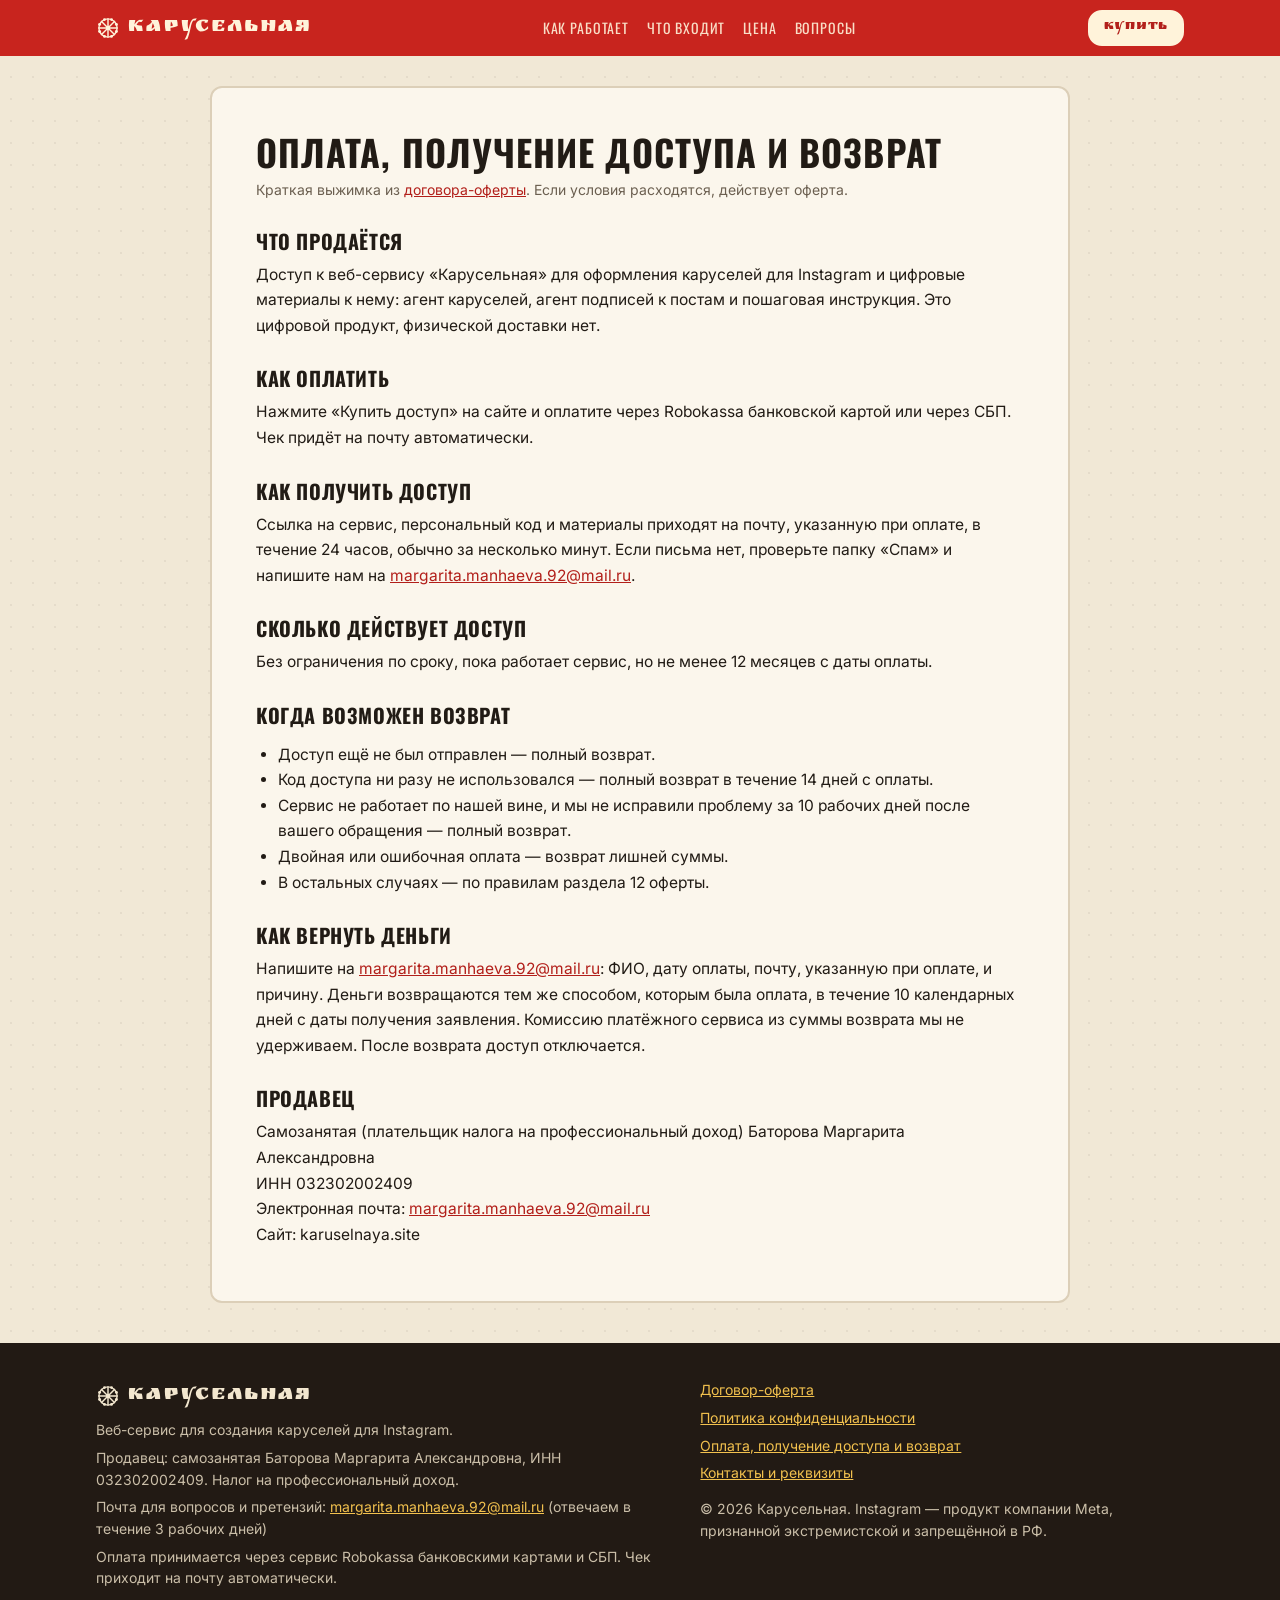
<file: refund.html>
<!doctype html>
<html lang="ru"><head><meta charset="utf-8"><meta name="viewport" content="width=device-width,initial-scale=1,viewport-fit=cover">
<title>Оплата, доступ и возврат · Карусельная</title><meta name="description" content="Как оплатить, получить доступ и вернуть деньги за «Карусельную».">
<link rel="icon" href="data:image/svg+xml,%3Csvg viewBox='0 0 100 100' aria-hidden='true'%3E%3Cg fill='none' stroke='%23C8241E' stroke-width='6' stroke-linecap='round'%3E%3Ccircle cx='50' cy='50' r='38'/%3E%3Cline x1='50' y1='50' x2='88.0' y2='50.0'/%3E%3Cline x1='50' y1='50' x2='76.9' y2='76.9'/%3E%3Cline x1='50' y1='50' x2='50.0' y2='88.0'/%3E%3Cline x1='50' y1='50' x2='23.1' y2='76.9'/%3E%3Cline x1='50' y1='50' x2='12.0' y2='50.0'/%3E%3Cline x1='50' y1='50' x2='23.1' y2='23.1'/%3E%3Cline x1='50' y1='50' x2='50.0' y2='12.0'/%3E%3Cline x1='50' y1='50' x2='76.9' y2='23.1'/%3E%3C/g%3E%3Ccircle cx='85.1' cy='64.5' r='6' fill='%23C8241E'/%3E%3Ccircle cx='64.5' cy='85.1' r='6' fill='%23C8241E'/%3E%3Ccircle cx='35.5' cy='85.1' r='6' fill='%23C8241E'/%3E%3Ccircle cx='14.9' cy='64.5' r='6' fill='%23C8241E'/%3E%3Ccircle cx='14.9' cy='35.5' r='6' fill='%23C8241E'/%3E%3Ccircle cx='35.5' cy='14.9' r='6' fill='%23C8241E'/%3E%3Ccircle cx='64.5' cy='14.9' r='6' fill='%23C8241E'/%3E%3Ccircle cx='85.1' cy='35.5' r='6' fill='%23C8241E'/%3E%3Ccircle cx='50' cy='50' r='9' fill='%23C8241E'/%3E%3C/svg%3E">
<link rel="stylesheet" href="fonts.css"><link rel="stylesheet" href="style.css"></head><body>
<header class="top"><div class="wrap"><a class="brand" href="index.html"><svg viewBox="0 0 100 100" aria-hidden="true"><g fill="none" stroke="currentColor" stroke-width="6" stroke-linecap="round"><circle cx="50" cy="50" r="38"/><line x1="50" y1="50" x2="88.0" y2="50.0"/><line x1="50" y1="50" x2="76.9" y2="76.9"/><line x1="50" y1="50" x2="50.0" y2="88.0"/><line x1="50" y1="50" x2="23.1" y2="76.9"/><line x1="50" y1="50" x2="12.0" y2="50.0"/><line x1="50" y1="50" x2="23.1" y2="23.1"/><line x1="50" y1="50" x2="50.0" y2="12.0"/><line x1="50" y1="50" x2="76.9" y2="23.1"/></g><circle cx="85.1" cy="64.5" r="6" fill="currentColor"/><circle cx="64.5" cy="85.1" r="6" fill="currentColor"/><circle cx="35.5" cy="85.1" r="6" fill="currentColor"/><circle cx="14.9" cy="64.5" r="6" fill="currentColor"/><circle cx="14.9" cy="35.5" r="6" fill="currentColor"/><circle cx="35.5" cy="14.9" r="6" fill="currentColor"/><circle cx="64.5" cy="14.9" r="6" fill="currentColor"/><circle cx="85.1" cy="35.5" r="6" fill="currentColor"/><circle cx="50" cy="50" r="9" fill="currentColor"/></svg>Карусельная</a>
<nav><a href="index.html#how">Как работает</a><a href="index.html#inside">Что входит</a><a href="index.html#price">Цена</a><a href="index.html#faq">Вопросы</a></nav>
<a class="btn small" href="index.html#price">Купить</a></div></header><main class="wrap"><article class="doc"><h1>Оплата, получение доступа и возврат</h1>
<p class="meta">Краткая выжимка из <a href="oferta.html">договора-оферты</a>. Если условия расходятся, действует оферта.</p>
<h2>Что продаётся</h2>
<p>Доступ к веб-сервису «Карусельная» для оформления каруселей для Instagram и цифровые материалы к нему: агент каруселей, агент подписей к постам и пошаговая инструкция. Это цифровой продукт, физической доставки нет.</p>
<h2>Как оплатить</h2>
<p>Нажмите «Купить доступ» на сайте и оплатите через Robokassa банковской картой или через СБП. Чек придёт на почту автоматически.</p>
<h2>Как получить доступ</h2>
<p>Ссылка на сервис, персональный код и материалы приходят на почту, указанную при оплате, в течение 24 часов, обычно за несколько минут. Если письма нет, проверьте папку «Спам» и напишите нам на <a href="mailto:margarita.manhaeva.92@mail.ru">margarita.manhaeva.92@mail.ru</a>.</p>
<h2>Сколько действует доступ</h2>
<p>Без ограничения по сроку, пока работает сервис, но не менее 12 месяцев с даты оплаты.</p>
<h2>Когда возможен возврат</h2>
<ul>
<li>Доступ ещё не был отправлен — полный возврат.</li>
<li>Код доступа ни разу не использовался — полный возврат в течение 14 дней с оплаты.</li>
<li>Сервис не работает по нашей вине, и мы не исправили проблему за 10 рабочих дней после вашего обращения — полный возврат.</li>
<li>Двойная или ошибочная оплата — возврат лишней суммы.</li>
<li>В остальных случаях — по правилам раздела 12 оферты.</li>
</ul>
<h2>Как вернуть деньги</h2>
<p>Напишите на <a href="mailto:margarita.manhaeva.92@mail.ru">margarita.manhaeva.92@mail.ru</a>: ФИО, дату оплаты, почту, указанную при оплате, и причину. Деньги возвращаются тем же способом, которым была оплата, в течение 10 календарных дней с даты получения заявления. Комиссию платёжного сервиса из суммы возврата мы не удерживаем. После возврата доступ отключается.</p>
<h2>Продавец</h2>
<p>Самозанятая (плательщик налога на профессиональный доход) Баторова Маргарита Александровна<br>ИНН 032302002409<br>Электронная почта: <a href="mailto:margarita.manhaeva.92@mail.ru">margarita.manhaeva.92@mail.ru</a><br>Сайт: karuselnaya.site</p></article></main><footer><div class="wrap">
<div><a class="brand" href="index.html"><svg viewBox="0 0 100 100" aria-hidden="true"><g fill="none" stroke="currentColor" stroke-width="6" stroke-linecap="round"><circle cx="50" cy="50" r="38"/><line x1="50" y1="50" x2="88.0" y2="50.0"/><line x1="50" y1="50" x2="76.9" y2="76.9"/><line x1="50" y1="50" x2="50.0" y2="88.0"/><line x1="50" y1="50" x2="23.1" y2="76.9"/><line x1="50" y1="50" x2="12.0" y2="50.0"/><line x1="50" y1="50" x2="23.1" y2="23.1"/><line x1="50" y1="50" x2="50.0" y2="12.0"/><line x1="50" y1="50" x2="76.9" y2="23.1"/></g><circle cx="85.1" cy="64.5" r="6" fill="currentColor"/><circle cx="64.5" cy="85.1" r="6" fill="currentColor"/><circle cx="35.5" cy="85.1" r="6" fill="currentColor"/><circle cx="14.9" cy="64.5" r="6" fill="currentColor"/><circle cx="14.9" cy="35.5" r="6" fill="currentColor"/><circle cx="35.5" cy="14.9" r="6" fill="currentColor"/><circle cx="64.5" cy="14.9" r="6" fill="currentColor"/><circle cx="85.1" cy="35.5" r="6" fill="currentColor"/><circle cx="50" cy="50" r="9" fill="currentColor"/></svg>Карусельная</a>
<p>Веб-сервис для создания каруселей для Instagram.</p>
<p>Продавец: самозанятая Баторова Маргарита Александровна, ИНН 032302002409. Налог на профессиональный доход.</p>
<p>Почта для вопросов и претензий: <a href="mailto:margarita.manhaeva.92@mail.ru">margarita.manhaeva.92@mail.ru</a> (отвечаем в течение 3 рабочих дней)</p>
<p>Оплата принимается через сервис Robokassa банковскими картами и СБП. Чек приходит на почту автоматически.</p></div>
<div><ul><li><a href="oferta.html">Договор-оферта</a></li><li><a href="privacy.html">Политика конфиденциальности</a></li><li><a href="refund.html">Оплата, получение доступа и возврат</a></li><li><a href="contacts.html">Контакты и реквизиты</a></li></ul>
<p style="margin-top:14px">© 2026 Карусельная. Instagram — продукт компании Meta, признанной экстремистской и запрещённой в РФ.</p></div>
</div></footer></body></html>
</file>
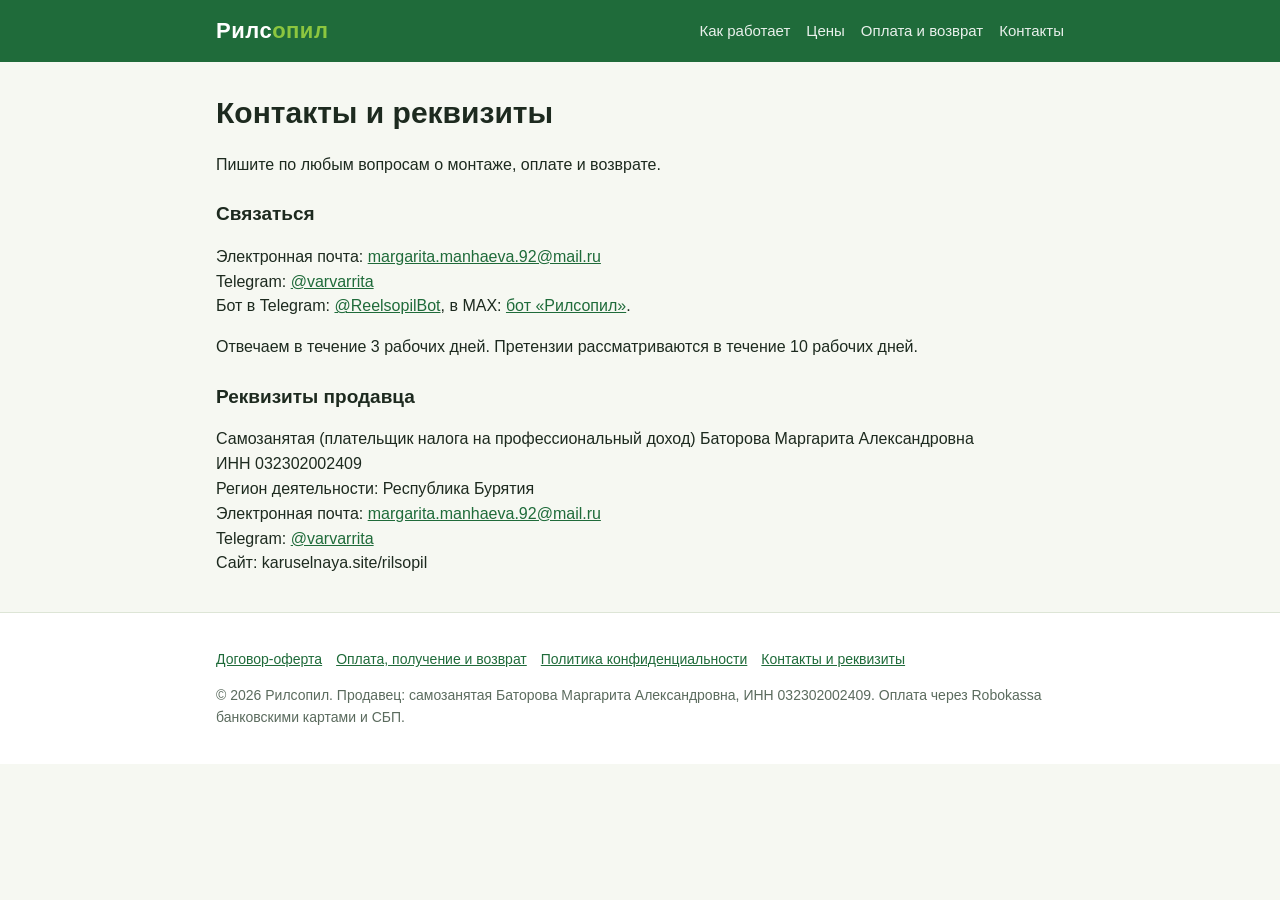
<file: rilsopil/contacts.html>
<!doctype html>
<html lang="ru">
<head>
<meta charset="utf-8">
<meta name="viewport" content="width=device-width,initial-scale=1">
<title>Контакты и реквизиты · Рилсопил</title>
<link rel="stylesheet" href="rs.css">
</head>
<body>
<header><div class="wrap">
  <a class="logo" href="./">Рилс<span>опил</span></a>
  <nav><a href="./#how">Как работает</a><a href="./#price">Цены</a><a href="refund.html">Оплата и возврат</a><a href="contacts.html">Контакты</a></nav>
</div></header>
<main class="wrap doc">
<h1>Контакты и реквизиты</h1>
<p>Пишите по любым вопросам о монтаже, оплате и возврате.</p>
<h3>Связаться</h3>
<p>Электронная почта: <a href="mailto:margarita.manhaeva.92@mail.ru">margarita.manhaeva.92@mail.ru</a><br>
Telegram: <a href="https://t.me/varvarrita">@varvarrita</a><br>
Бот в Telegram: <a href="https://t.me/ReelsopilBot">@ReelsopilBot</a>, в MAX: <a href="https://max.ru/se15065431_bot">бот «Рилсопил»</a>.</p>
<p>Отвечаем в течение 3 рабочих дней. Претензии рассматриваются в течение 10 рабочих дней.</p>
<h3>Реквизиты продавца</h3>
<p>Самозанятая (плательщик налога на профессиональный доход) Баторова Маргарита Александровна<br>
ИНН 032302002409<br>
Регион деятельности: Республика Бурятия<br>
Электронная почта: <a href="mailto:margarita.manhaeva.92@mail.ru">margarita.manhaeva.92@mail.ru</a><br>
Telegram: <a href="https://t.me/varvarrita">@varvarrita</a><br>
Сайт: karuselnaya.site/rilsopil</p>
</main>
<footer><div class="wrap">
  <p><a href="oferta.html">Договор-оферта</a><a href="refund.html">Оплата, получение и возврат</a><a href="privacy.html">Политика конфиденциальности</a><a href="contacts.html">Контакты и реквизиты</a></p>
  <p>© 2026 Рилсопил. Продавец: самозанятая Баторова Маргарита Александровна, ИНН 032302002409. Оплата через Robokassa банковскими картами и СБП.</p>
</div></footer>
</body>
</html>
</file>
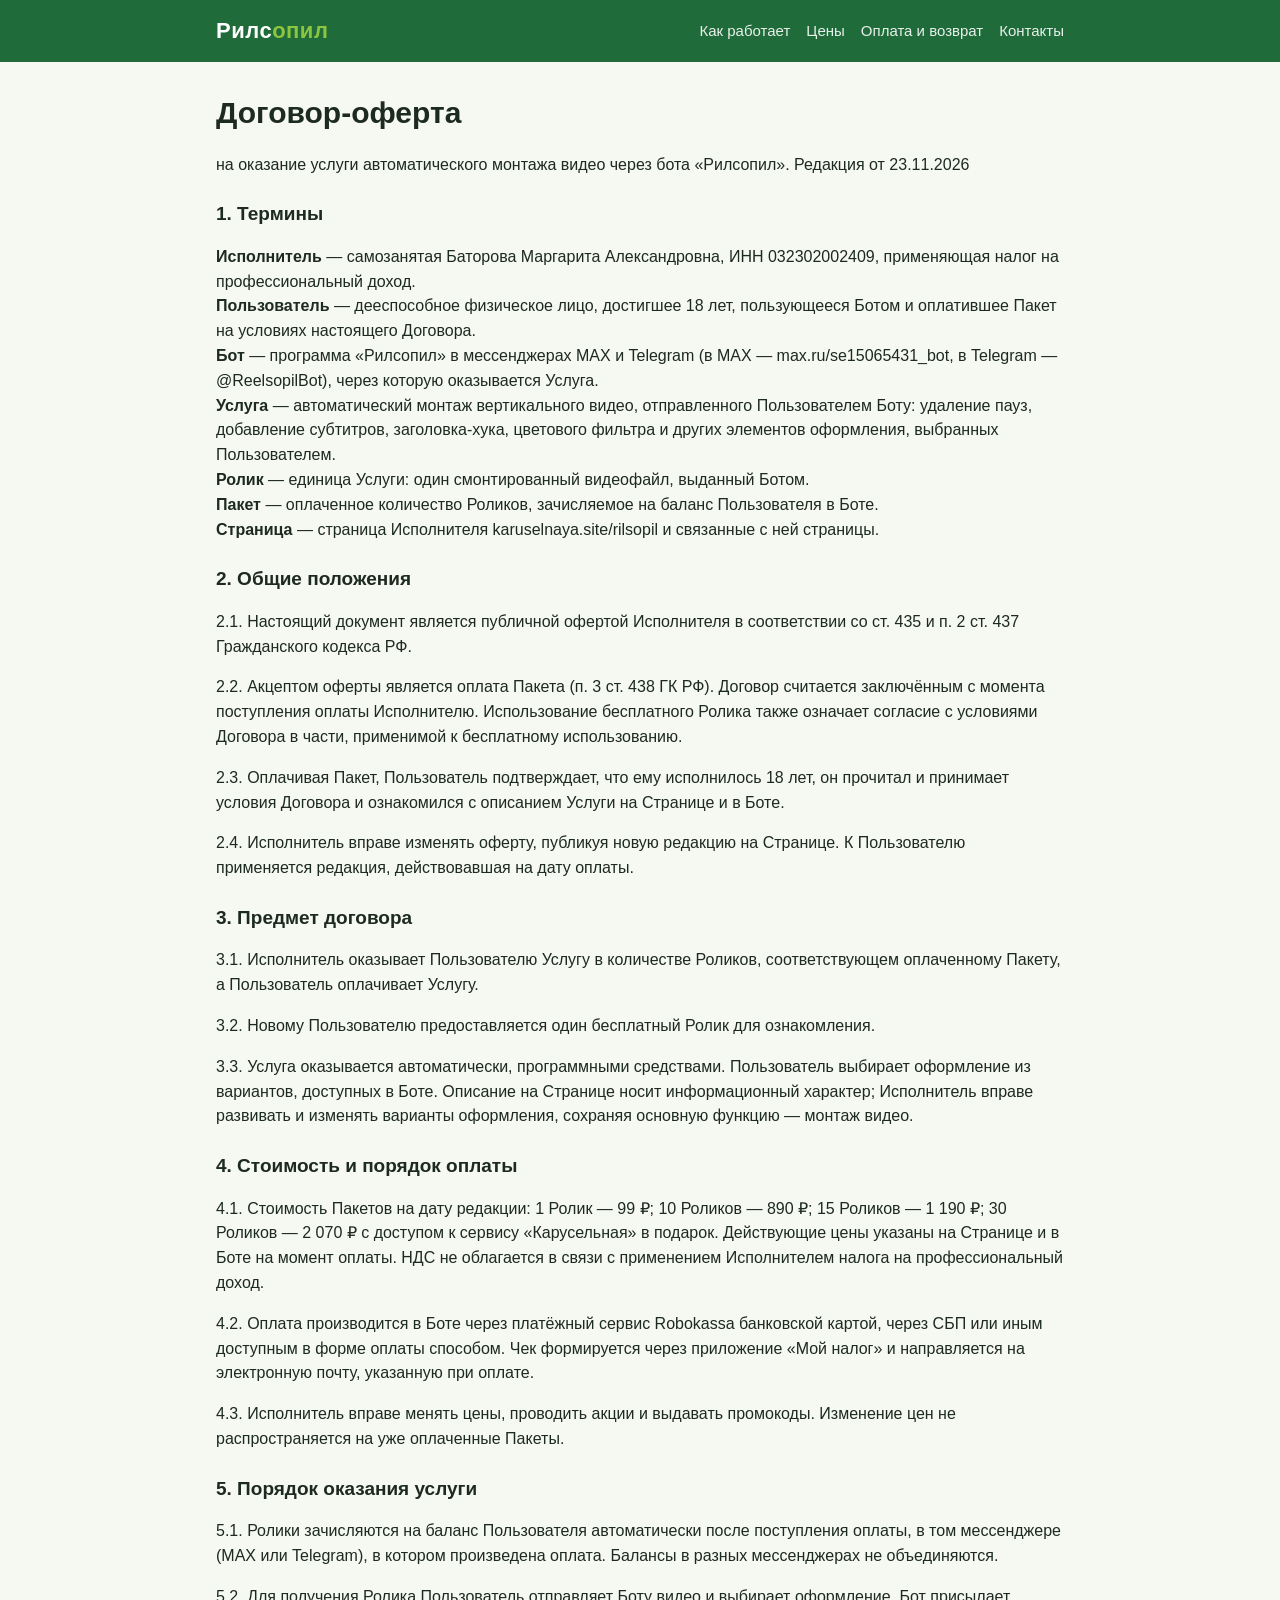
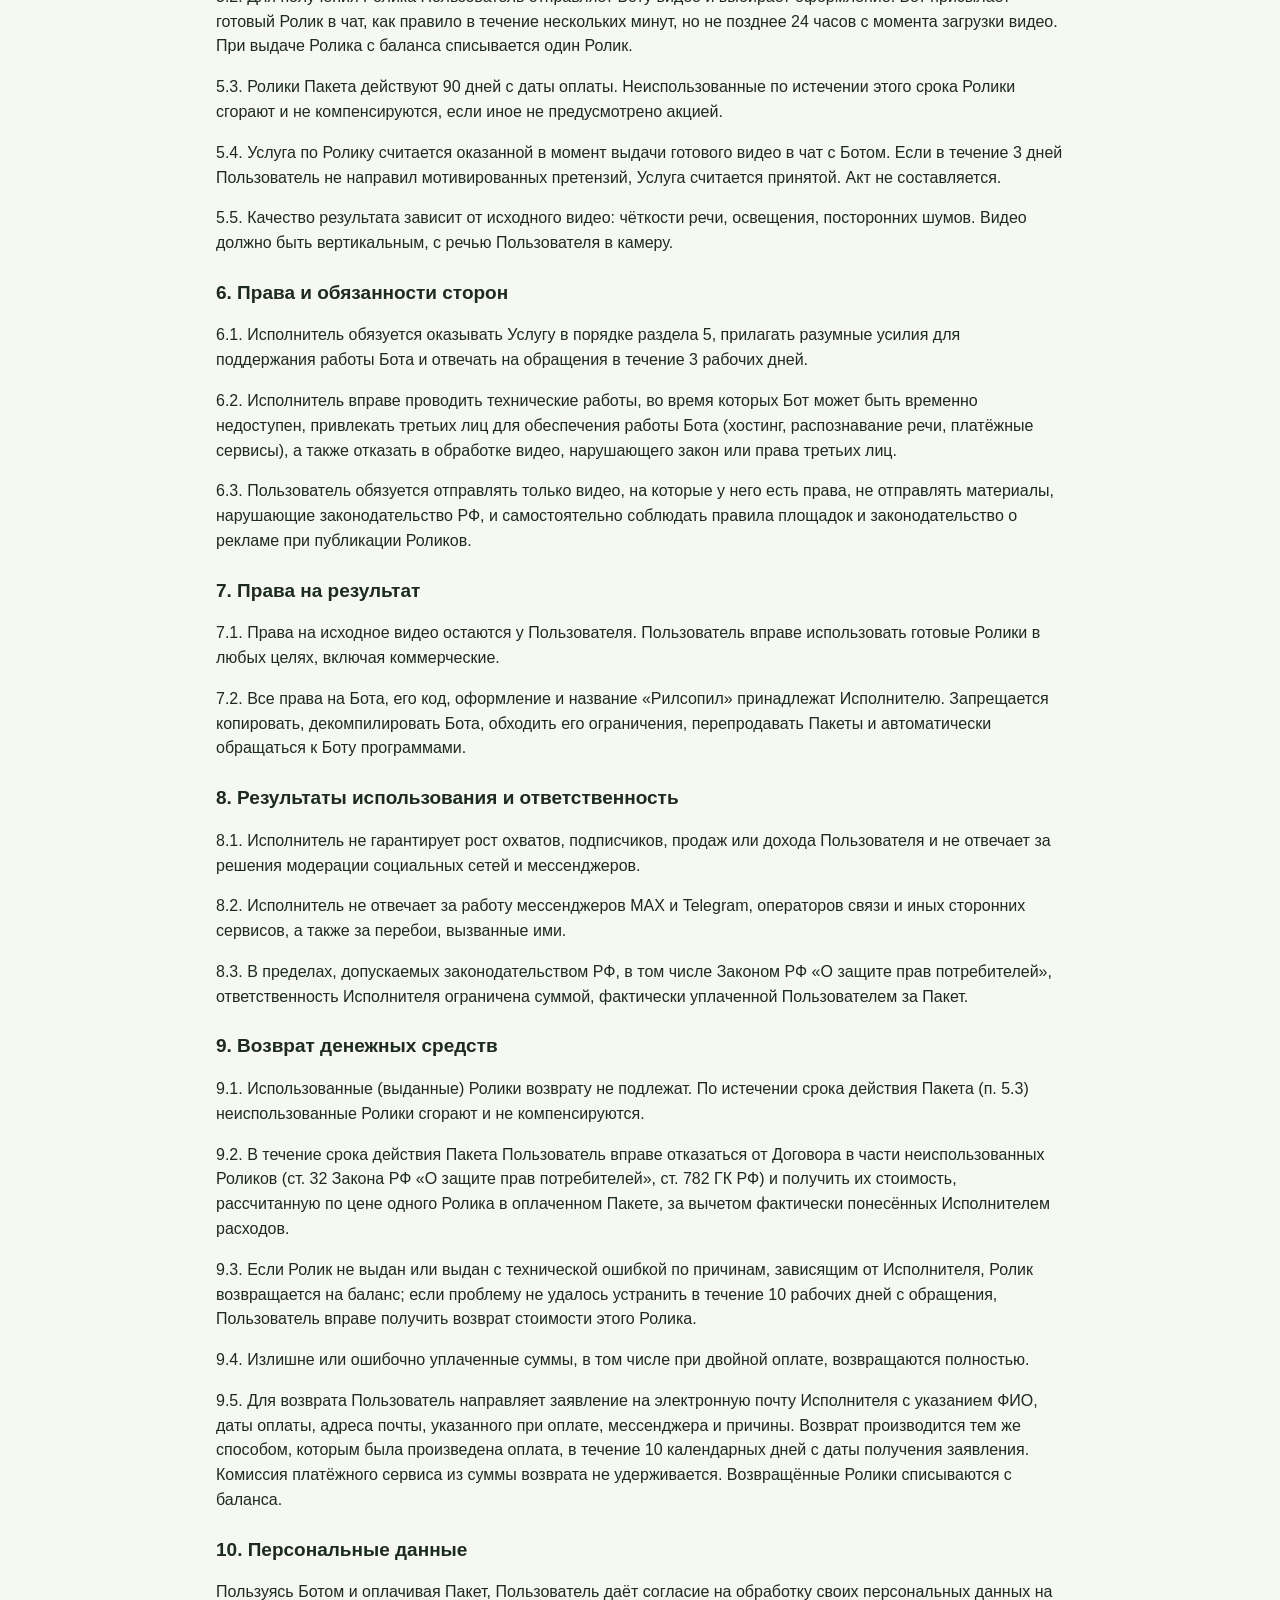
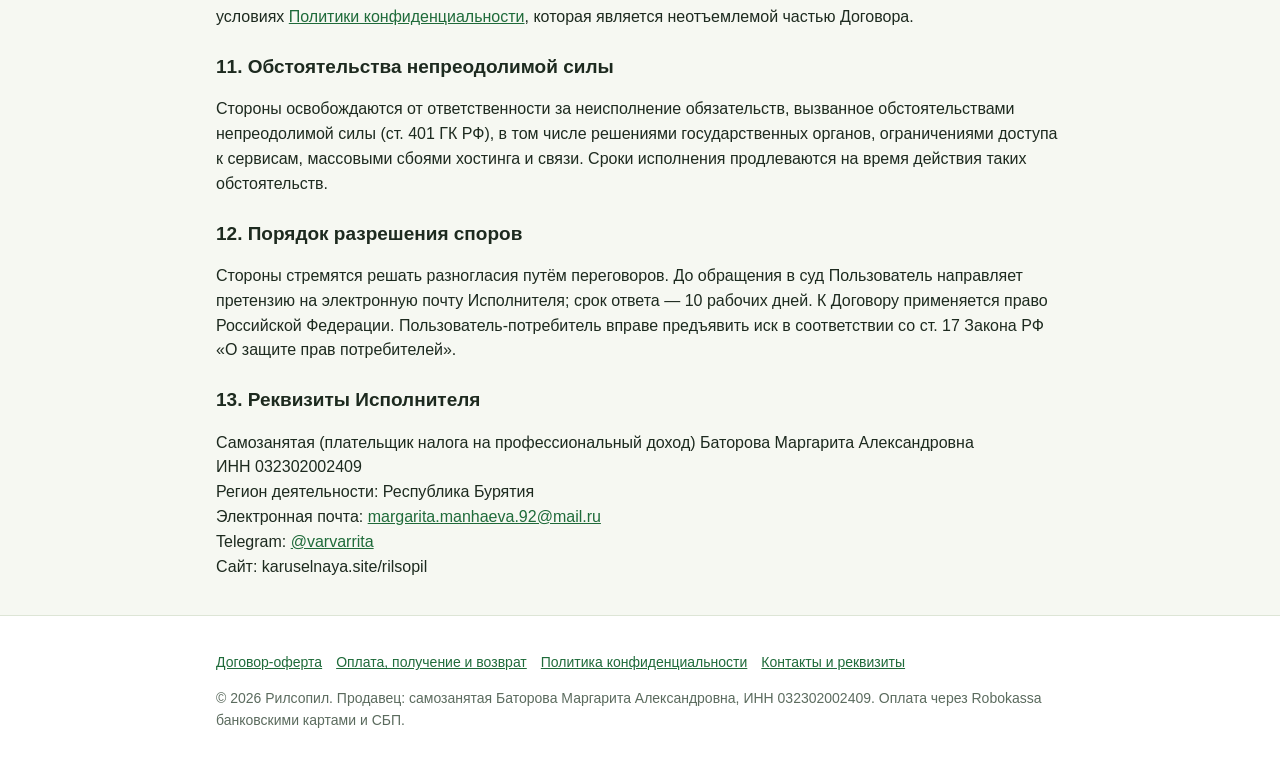
<file: rilsopil/oferta.html>
<!doctype html>
<html lang="ru">
<head>
<meta charset="utf-8">
<meta name="viewport" content="width=device-width,initial-scale=1">
<title>Договор-оферта · Рилсопил</title>
<link rel="stylesheet" href="rs.css">
</head>
<body>
<header><div class="wrap">
  <a class="logo" href="./">Рилс<span>опил</span></a>
  <nav><a href="./#how">Как работает</a><a href="./#price">Цены</a><a href="refund.html">Оплата и возврат</a><a href="contacts.html">Контакты</a></nav>
</div></header>
<main class="wrap doc">
<h1>Договор-оферта</h1>
<p>на оказание услуги автоматического монтажа видео через бота «Рилсопил». Редакция от 23.11.2026</p>
<h3>1. Термины</h3>
<p><b>Исполнитель</b> — самозанятая Баторова Маргарита Александровна, ИНН 032302002409, применяющая налог на профессиональный доход.<br>
<b>Пользователь</b> — дееспособное физическое лицо, достигшее 18 лет, пользующееся Ботом и оплатившее Пакет на условиях настоящего Договора.<br>
<b>Бот</b> — программа «Рилсопил» в мессенджерах MAX и Telegram (в MAX — max.ru/se15065431_bot, в Telegram — @ReelsopilBot), через которую оказывается Услуга.<br>
<b>Услуга</b> — автоматический монтаж вертикального видео, отправленного Пользователем Боту: удаление пауз, добавление субтитров, заголовка-хука, цветового фильтра и других элементов оформления, выбранных Пользователем.<br>
<b>Ролик</b> — единица Услуги: один смонтированный видеофайл, выданный Ботом.<br>
<b>Пакет</b> — оплаченное количество Роликов, зачисляемое на баланс Пользователя в Боте.<br>
<b>Страница</b> — страница Исполнителя karuselnaya.site/rilsopil и связанные с ней страницы.</p>
<h3>2. Общие положения</h3>
<p>2.1. Настоящий документ является публичной офертой Исполнителя в соответствии со ст. 435 и п. 2 ст. 437 Гражданского кодекса РФ.</p>
<p>2.2. Акцептом оферты является оплата Пакета (п. 3 ст. 438 ГК РФ). Договор считается заключённым с момента поступления оплаты Исполнителю. Использование бесплатного Ролика также означает согласие с условиями Договора в части, применимой к бесплатному использованию.</p>
<p>2.3. Оплачивая Пакет, Пользователь подтверждает, что ему исполнилось 18 лет, он прочитал и принимает условия Договора и ознакомился с описанием Услуги на Странице и в Боте.</p>
<p>2.4. Исполнитель вправе изменять оферту, публикуя новую редакцию на Странице. К Пользователю применяется редакция, действовавшая на дату оплаты.</p>
<h3>3. Предмет договора</h3>
<p>3.1. Исполнитель оказывает Пользователю Услугу в количестве Роликов, соответствующем оплаченному Пакету, а Пользователь оплачивает Услугу.</p>
<p>3.2. Новому Пользователю предоставляется один бесплатный Ролик для ознакомления.</p>
<p>3.3. Услуга оказывается автоматически, программными средствами. Пользователь выбирает оформление из вариантов, доступных в Боте. Описание на Странице носит информационный характер; Исполнитель вправе развивать и изменять варианты оформления, сохраняя основную функцию — монтаж видео.</p>
<h3>4. Стоимость и порядок оплаты</h3>
<p>4.1. Стоимость Пакетов на дату редакции: 1 Ролик — 99 ₽; 10 Роликов — 890 ₽; 15 Роликов — 1 190 ₽; 30 Роликов — 2 070 ₽ с доступом к сервису «Карусельная» в подарок. Действующие цены указаны на Странице и в Боте на момент оплаты. НДС не облагается в связи с применением Исполнителем налога на профессиональный доход.</p>
<p>4.2. Оплата производится в Боте через платёжный сервис Robokassa банковской картой, через СБП или иным доступным в форме оплаты способом. Чек формируется через приложение «Мой налог» и направляется на электронную почту, указанную при оплате.</p>
<p>4.3. Исполнитель вправе менять цены, проводить акции и выдавать промокоды. Изменение цен не распространяется на уже оплаченные Пакеты.</p>
<h3>5. Порядок оказания услуги</h3>
<p>5.1. Ролики зачисляются на баланс Пользователя автоматически после поступления оплаты, в том мессенджере (MAX или Telegram), в котором произведена оплата. Балансы в разных мессенджерах не объединяются.</p>
<p>5.2. Для получения Ролика Пользователь отправляет Боту видео и выбирает оформление. Бот присылает готовый Ролик в чат, как правило в течение нескольких минут, но не позднее 24 часов с момента загрузки видео. При выдаче Ролика с баланса списывается один Ролик.</p>
<p>5.3. Ролики Пакета действуют 90 дней с даты оплаты. Неиспользованные по истечении этого срока Ролики сгорают и не компенсируются, если иное не предусмотрено акцией.</p>
<p>5.4. Услуга по Ролику считается оказанной в момент выдачи готового видео в чат с Ботом. Если в течение 3 дней Пользователь не направил мотивированных претензий, Услуга считается принятой. Акт не составляется.</p>
<p>5.5. Качество результата зависит от исходного видео: чёткости речи, освещения, посторонних шумов. Видео должно быть вертикальным, с речью Пользователя в камеру.</p>
<h3>6. Права и обязанности сторон</h3>
<p>6.1. Исполнитель обязуется оказывать Услугу в порядке раздела 5, прилагать разумные усилия для поддержания работы Бота и отвечать на обращения в течение 3 рабочих дней.</p>
<p>6.2. Исполнитель вправе проводить технические работы, во время которых Бот может быть временно недоступен, привлекать третьих лиц для обеспечения работы Бота (хостинг, распознавание речи, платёжные сервисы), а также отказать в обработке видео, нарушающего закон или права третьих лиц.</p>
<p>6.3. Пользователь обязуется отправлять только видео, на которые у него есть права, не отправлять материалы, нарушающие законодательство РФ, и самостоятельно соблюдать правила площадок и законодательство о рекламе при публикации Роликов.</p>
<h3>7. Права на результат</h3>
<p>7.1. Права на исходное видео остаются у Пользователя. Пользователь вправе использовать готовые Ролики в любых целях, включая коммерческие.</p>
<p>7.2. Все права на Бота, его код, оформление и название «Рилсопил» принадлежат Исполнителю. Запрещается копировать, декомпилировать Бота, обходить его ограничения, перепродавать Пакеты и автоматически обращаться к Боту программами.</p>
<h3>8. Результаты использования и ответственность</h3>
<p>8.1. Исполнитель не гарантирует рост охватов, подписчиков, продаж или дохода Пользователя и не отвечает за решения модерации социальных сетей и мессенджеров.</p>
<p>8.2. Исполнитель не отвечает за работу мессенджеров MAX и Telegram, операторов связи и иных сторонних сервисов, а также за перебои, вызванные ими.</p>
<p>8.3. В пределах, допускаемых законодательством РФ, в том числе Законом РФ «О защите прав потребителей», ответственность Исполнителя ограничена суммой, фактически уплаченной Пользователем за Пакет.</p>
<h3>9. Возврат денежных средств</h3>
<p>9.1. Использованные (выданные) Ролики возврату не подлежат. По истечении срока действия Пакета (п. 5.3) неиспользованные Ролики сгорают и не компенсируются.</p>
<p>9.2. В течение срока действия Пакета Пользователь вправе отказаться от Договора в части неиспользованных Роликов (ст. 32 Закона РФ «О защите прав потребителей», ст. 782 ГК РФ) и получить их стоимость, рассчитанную по цене одного Ролика в оплаченном Пакете, за вычетом фактически понесённых Исполнителем расходов.</p>
<p>9.3. Если Ролик не выдан или выдан с технической ошибкой по причинам, зависящим от Исполнителя, Ролик возвращается на баланс; если проблему не удалось устранить в течение 10 рабочих дней с обращения, Пользователь вправе получить возврат стоимости этого Ролика.</p>
<p>9.4. Излишне или ошибочно уплаченные суммы, в том числе при двойной оплате, возвращаются полностью.</p>
<p>9.5. Для возврата Пользователь направляет заявление на электронную почту Исполнителя с указанием ФИО, даты оплаты, адреса почты, указанного при оплате, мессенджера и причины. Возврат производится тем же способом, которым была произведена оплата, в течение 10 календарных дней с даты получения заявления. Комиссия платёжного сервиса из суммы возврата не удерживается. Возвращённые Ролики списываются с баланса.</p>
<h3>10. Персональные данные</h3>
<p>Пользуясь Ботом и оплачивая Пакет, Пользователь даёт согласие на обработку своих персональных данных на условиях <a href="privacy.html">Политики конфиденциальности</a>, которая является неотъемлемой частью Договора.</p>
<h3>11. Обстоятельства непреодолимой силы</h3>
<p>Стороны освобождаются от ответственности за неисполнение обязательств, вызванное обстоятельствами непреодолимой силы (ст. 401 ГК РФ), в том числе решениями государственных органов, ограничениями доступа к сервисам, массовыми сбоями хостинга и связи. Сроки исполнения продлеваются на время действия таких обстоятельств.</p>
<h3>12. Порядок разрешения споров</h3>
<p>Стороны стремятся решать разногласия путём переговоров. До обращения в суд Пользователь направляет претензию на электронную почту Исполнителя; срок ответа — 10 рабочих дней. К Договору применяется право Российской Федерации. Пользователь-потребитель вправе предъявить иск в соответствии со ст. 17 Закона РФ «О защите прав потребителей».</p>
<h3>13. Реквизиты Исполнителя</h3>
<p>Самозанятая (плательщик налога на профессиональный доход) Баторова Маргарита Александровна<br>
ИНН 032302002409<br>
Регион деятельности: Республика Бурятия<br>
Электронная почта: <a href="mailto:margarita.manhaeva.92@mail.ru">margarita.manhaeva.92@mail.ru</a><br>
Telegram: <a href="https://t.me/varvarrita">@varvarrita</a><br>
Сайт: karuselnaya.site/rilsopil</p>
</main>
<footer><div class="wrap">
  <p><a href="oferta.html">Договор-оферта</a><a href="refund.html">Оплата, получение и возврат</a><a href="privacy.html">Политика конфиденциальности</a><a href="contacts.html">Контакты и реквизиты</a></p>
  <p>© 2026 Рилсопил. Продавец: самозанятая Баторова Маргарита Александровна, ИНН 032302002409. Оплата через Robokassa банковскими картами и СБП.</p>
</div></footer>
</body>
</html>
</file>
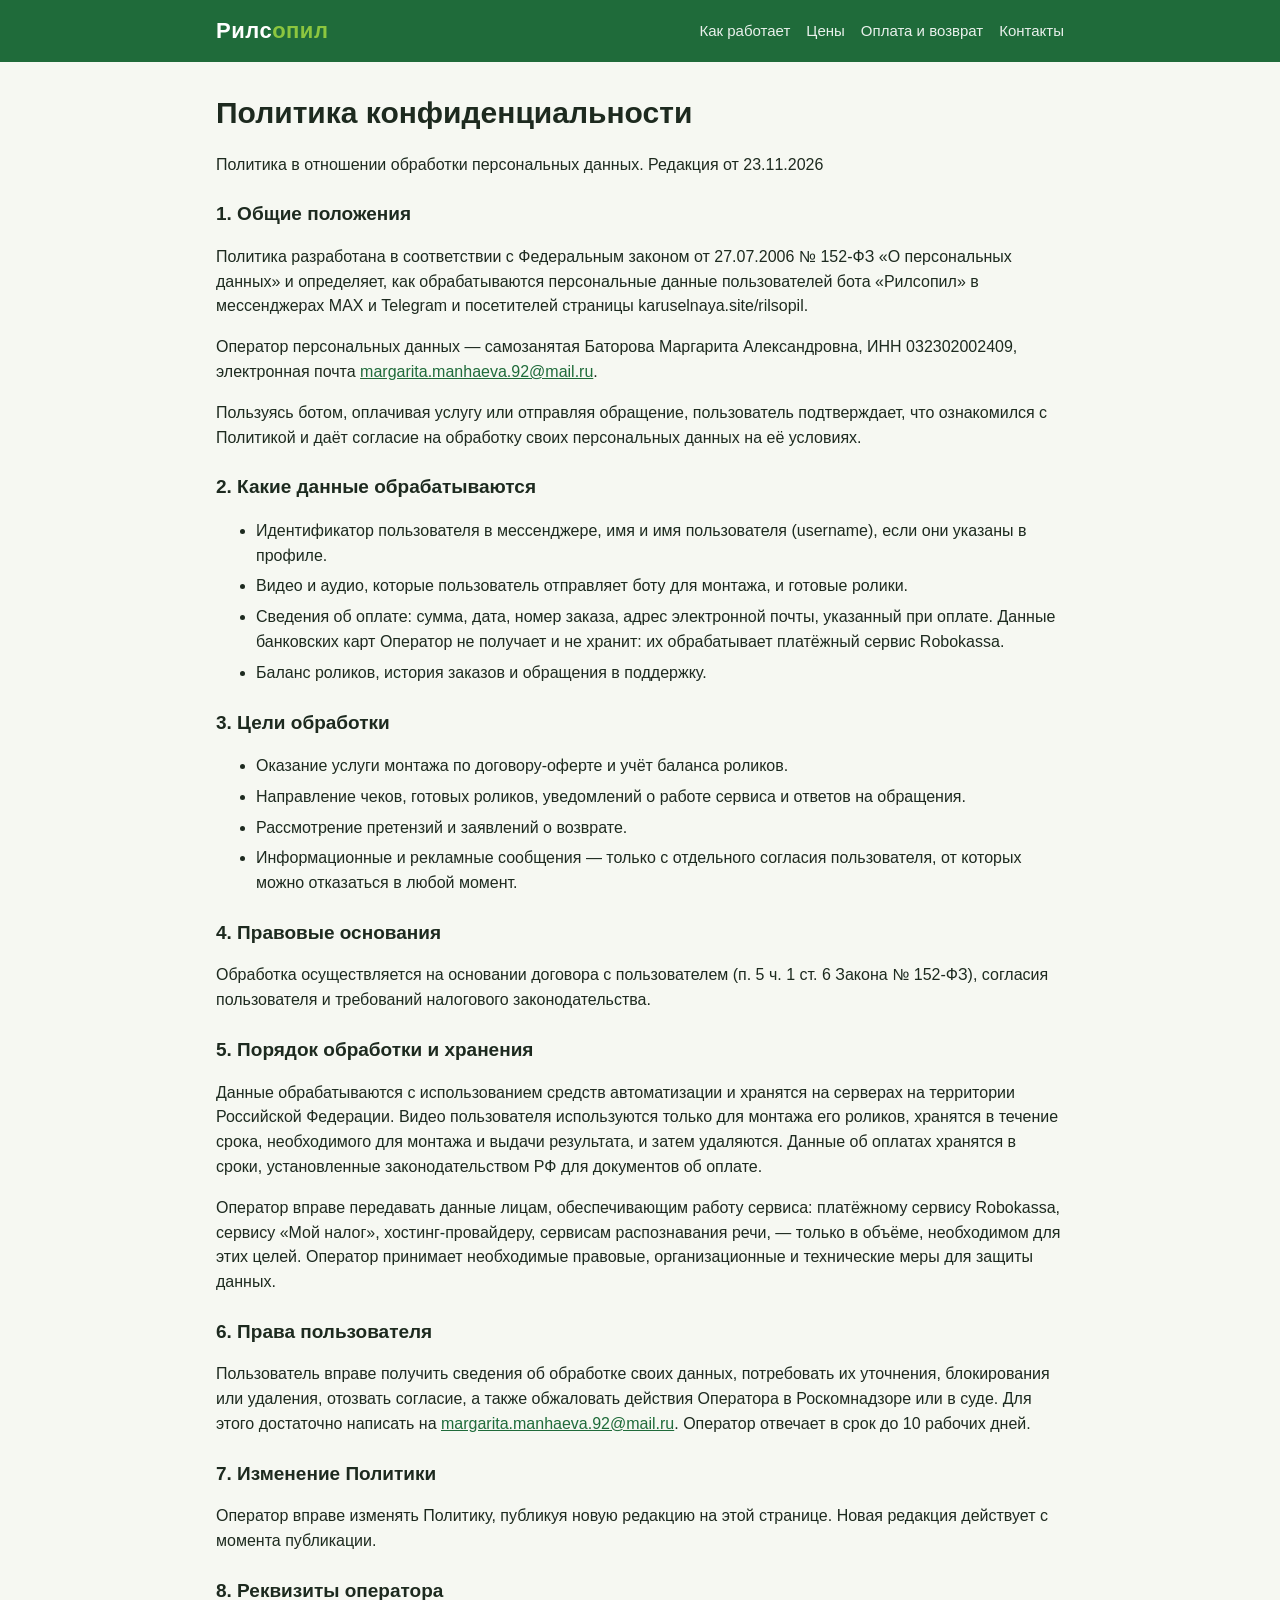
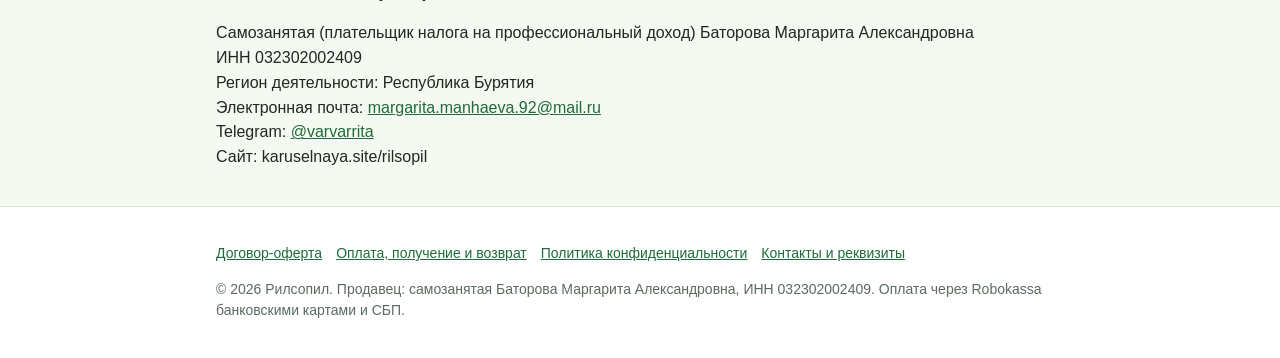
<file: rilsopil/privacy.html>
<!doctype html>
<html lang="ru">
<head>
<meta charset="utf-8">
<meta name="viewport" content="width=device-width,initial-scale=1">
<title>Политика конфиденциальности · Рилсопил</title>
<link rel="stylesheet" href="rs.css">
</head>
<body>
<header><div class="wrap">
  <a class="logo" href="./">Рилс<span>опил</span></a>
  <nav><a href="./#how">Как работает</a><a href="./#price">Цены</a><a href="refund.html">Оплата и возврат</a><a href="contacts.html">Контакты</a></nav>
</div></header>
<main class="wrap doc">
<h1>Политика конфиденциальности</h1>
<p>Политика в отношении обработки персональных данных. Редакция от 23.11.2026</p>
<h3>1. Общие положения</h3>
<p>Политика разработана в соответствии с Федеральным законом от 27.07.2006 № 152-ФЗ «О персональных данных» и определяет, как обрабатываются персональные данные пользователей бота «Рилсопил» в мессенджерах MAX и Telegram и посетителей страницы karuselnaya.site/rilsopil.</p>
<p>Оператор персональных данных — самозанятая Баторова Маргарита Александровна, ИНН 032302002409, электронная почта <a href="mailto:margarita.manhaeva.92@mail.ru">margarita.manhaeva.92@mail.ru</a>.</p>
<p>Пользуясь ботом, оплачивая услугу или отправляя обращение, пользователь подтверждает, что ознакомился с Политикой и даёт согласие на обработку своих персональных данных на её условиях.</p>
<h3>2. Какие данные обрабатываются</h3>
<ul>
<li>Идентификатор пользователя в мессенджере, имя и имя пользователя (username), если они указаны в профиле.</li>
<li>Видео и аудио, которые пользователь отправляет боту для монтажа, и готовые ролики.</li>
<li>Сведения об оплате: сумма, дата, номер заказа, адрес электронной почты, указанный при оплате. Данные банковских карт Оператор не получает и не хранит: их обрабатывает платёжный сервис Robokassa.</li>
<li>Баланс роликов, история заказов и обращения в поддержку.</li>
</ul>
<h3>3. Цели обработки</h3>
<ul>
<li>Оказание услуги монтажа по договору-оферте и учёт баланса роликов.</li>
<li>Направление чеков, готовых роликов, уведомлений о работе сервиса и ответов на обращения.</li>
<li>Рассмотрение претензий и заявлений о возврате.</li>
<li>Информационные и рекламные сообщения — только с отдельного согласия пользователя, от которых можно отказаться в любой момент.</li>
</ul>
<h3>4. Правовые основания</h3>
<p>Обработка осуществляется на основании договора с пользователем (п. 5 ч. 1 ст. 6 Закона № 152-ФЗ), согласия пользователя и требований налогового законодательства.</p>
<h3>5. Порядок обработки и хранения</h3>
<p>Данные обрабатываются с использованием средств автоматизации и хранятся на серверах на территории Российской Федерации. Видео пользователя используются только для монтажа его роликов, хранятся в течение срока, необходимого для монтажа и выдачи результата, и затем удаляются. Данные об оплатах хранятся в сроки, установленные законодательством РФ для документов об оплате.</p>
<p>Оператор вправе передавать данные лицам, обеспечивающим работу сервиса: платёжному сервису Robokassa, сервису «Мой налог», хостинг-провайдеру, сервисам распознавания речи, — только в объёме, необходимом для этих целей. Оператор принимает необходимые правовые, организационные и технические меры для защиты данных.</p>
<h3>6. Права пользователя</h3>
<p>Пользователь вправе получить сведения об обработке своих данных, потребовать их уточнения, блокирования или удаления, отозвать согласие, а также обжаловать действия Оператора в Роскомнадзоре или в суде. Для этого достаточно написать на <a href="mailto:margarita.manhaeva.92@mail.ru">margarita.manhaeva.92@mail.ru</a>. Оператор отвечает в срок до 10 рабочих дней.</p>
<h3>7. Изменение Политики</h3>
<p>Оператор вправе изменять Политику, публикуя новую редакцию на этой странице. Новая редакция действует с момента публикации.</p>
<h3>8. Реквизиты оператора</h3>
<p>Самозанятая (плательщик налога на профессиональный доход) Баторова Маргарита Александровна<br>
ИНН 032302002409<br>
Регион деятельности: Республика Бурятия<br>
Электронная почта: <a href="mailto:margarita.manhaeva.92@mail.ru">margarita.manhaeva.92@mail.ru</a><br>
Telegram: <a href="https://t.me/varvarrita">@varvarrita</a><br>
Сайт: karuselnaya.site/rilsopil</p>
</main>
<footer><div class="wrap">
  <p><a href="oferta.html">Договор-оферта</a><a href="refund.html">Оплата, получение и возврат</a><a href="privacy.html">Политика конфиденциальности</a><a href="contacts.html">Контакты и реквизиты</a></p>
  <p>© 2026 Рилсопил. Продавец: самозанятая Баторова Маргарита Александровна, ИНН 032302002409. Оплата через Robokassa банковскими картами и СБП.</p>
</div></footer>
</body>
</html>
</file>
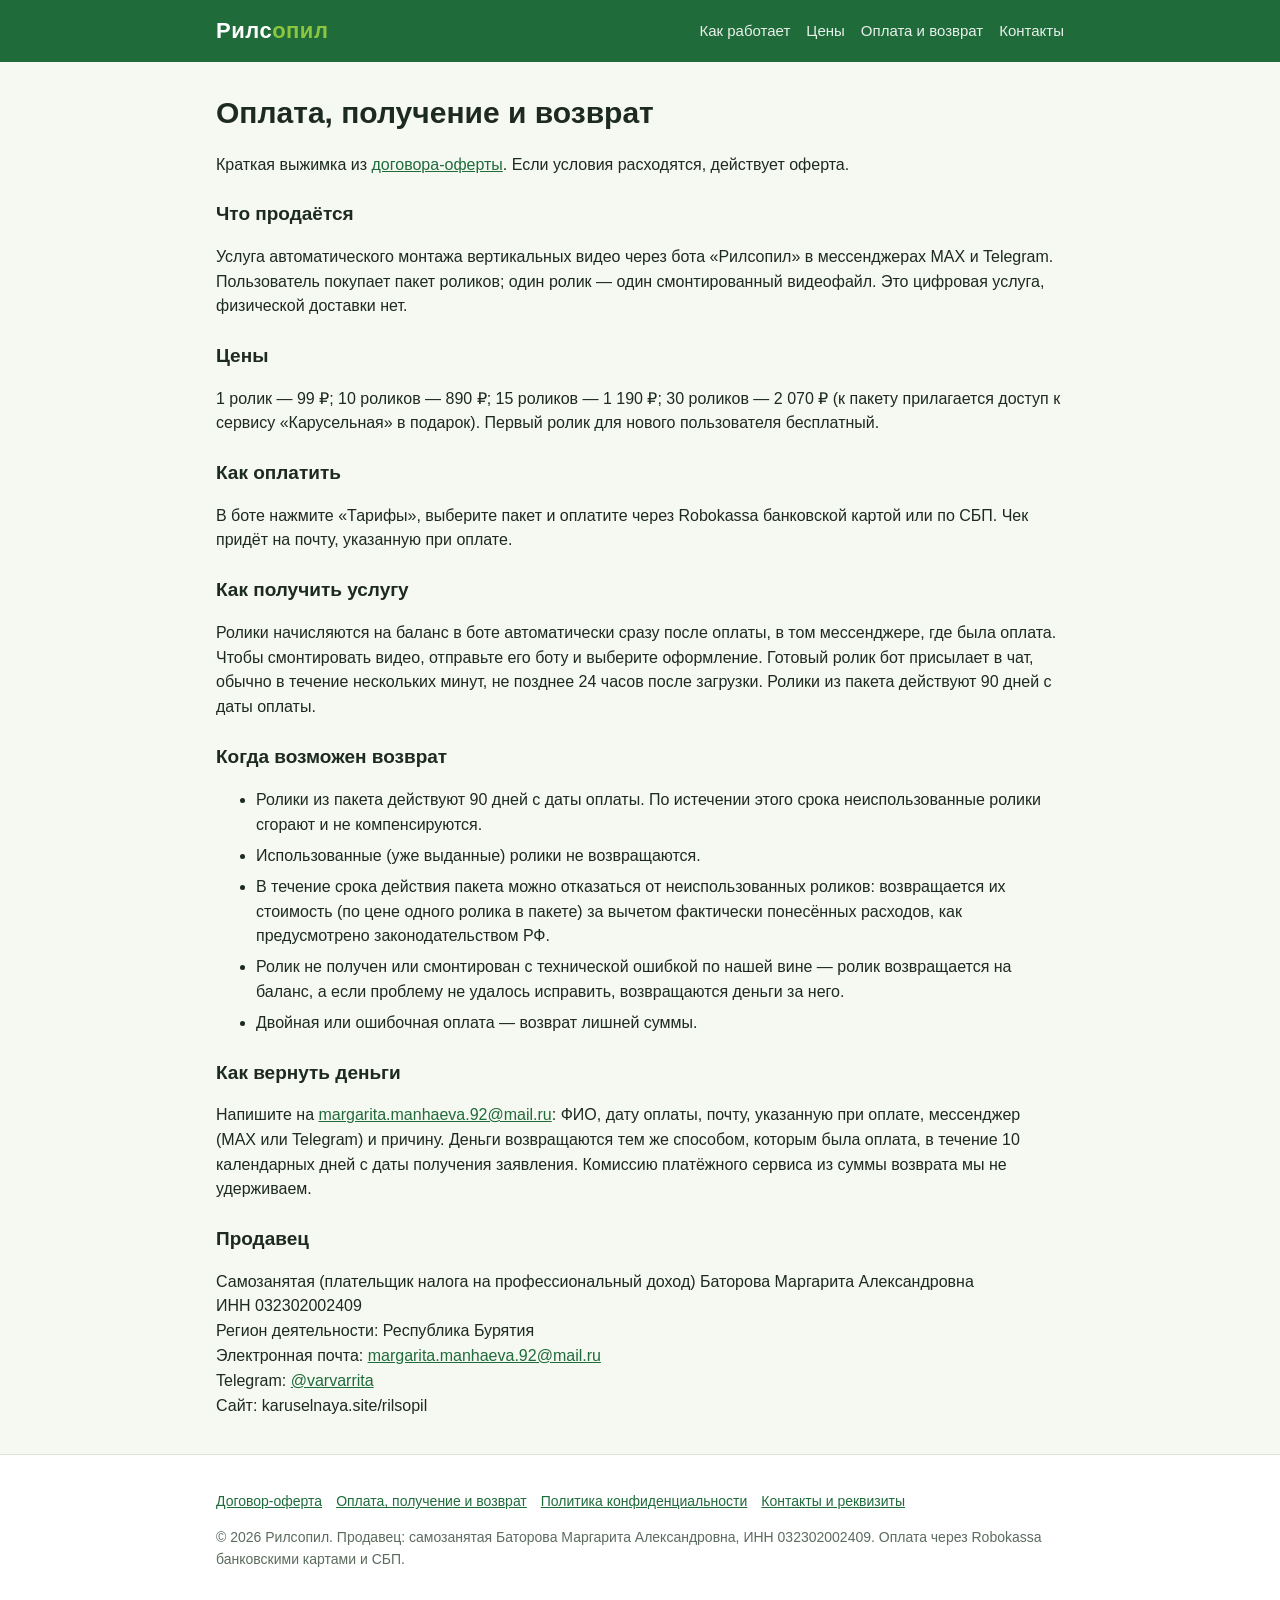
<file: rilsopil/refund.html>
<!doctype html>
<html lang="ru">
<head>
<meta charset="utf-8">
<meta name="viewport" content="width=device-width,initial-scale=1">
<title>Оплата, получение и возврат · Рилсопил</title>
<link rel="stylesheet" href="rs.css">
</head>
<body>
<header><div class="wrap">
  <a class="logo" href="./">Рилс<span>опил</span></a>
  <nav><a href="./#how">Как работает</a><a href="./#price">Цены</a><a href="refund.html">Оплата и возврат</a><a href="contacts.html">Контакты</a></nav>
</div></header>
<main class="wrap doc">
<h1>Оплата, получение и возврат</h1>
<p>Краткая выжимка из <a href="oferta.html">договора-оферты</a>. Если условия расходятся, действует оферта.</p>
<h3>Что продаётся</h3>
<p>Услуга автоматического монтажа вертикальных видео через бота «Рилсопил» в мессенджерах MAX и Telegram. Пользователь покупает пакет роликов; один ролик — один смонтированный видеофайл. Это цифровая услуга, физической доставки нет.</p>
<h3>Цены</h3>
<p>1 ролик — 99 ₽; 10 роликов — 890 ₽; 15 роликов — 1 190 ₽; 30 роликов — 2 070 ₽ (к пакету прилагается доступ к сервису «Карусельная» в подарок). Первый ролик для нового пользователя бесплатный.</p>
<h3>Как оплатить</h3>
<p>В боте нажмите «Тарифы», выберите пакет и оплатите через Robokassa банковской картой или по СБП. Чек придёт на почту, указанную при оплате.</p>
<h3>Как получить услугу</h3>
<p>Ролики начисляются на баланс в боте автоматически сразу после оплаты, в том мессенджере, где была оплата. Чтобы смонтировать видео, отправьте его боту и выберите оформление. Готовый ролик бот присылает в чат, обычно в течение нескольких минут, не позднее 24 часов после загрузки. Ролики из пакета действуют 90 дней с даты оплаты.</p>
<h3>Когда возможен возврат</h3>
<ul>
<li>Ролики из пакета действуют 90 дней с даты оплаты. По истечении этого срока неиспользованные ролики сгорают и не компенсируются.</li>
<li>Использованные (уже выданные) ролики не возвращаются.</li>
<li>В течение срока действия пакета можно отказаться от неиспользованных роликов: возвращается их стоимость (по цене одного ролика в пакете) за вычетом фактически понесённых расходов, как предусмотрено законодательством РФ.</li>
<li>Ролик не получен или смонтирован с технической ошибкой по нашей вине — ролик возвращается на баланс, а если проблему не удалось исправить, возвращаются деньги за него.</li>
<li>Двойная или ошибочная оплата — возврат лишней суммы.</li>
</ul>
<h3>Как вернуть деньги</h3>
<p>Напишите на <a href="mailto:margarita.manhaeva.92@mail.ru">margarita.manhaeva.92@mail.ru</a>: ФИО, дату оплаты, почту, указанную при оплате, мессенджер (MAX или Telegram) и причину. Деньги возвращаются тем же способом, которым была оплата, в течение 10 календарных дней с даты получения заявления. Комиссию платёжного сервиса из суммы возврата мы не удерживаем.</p>
<h3>Продавец</h3>
<p>Самозанятая (плательщик налога на профессиональный доход) Баторова Маргарита Александровна<br>
ИНН 032302002409<br>
Регион деятельности: Республика Бурятия<br>
Электронная почта: <a href="mailto:margarita.manhaeva.92@mail.ru">margarita.manhaeva.92@mail.ru</a><br>
Telegram: <a href="https://t.me/varvarrita">@varvarrita</a><br>
Сайт: karuselnaya.site/rilsopil</p>
</main>
<footer><div class="wrap">
  <p><a href="oferta.html">Договор-оферта</a><a href="refund.html">Оплата, получение и возврат</a><a href="privacy.html">Политика конфиденциальности</a><a href="contacts.html">Контакты и реквизиты</a></p>
  <p>© 2026 Рилсопил. Продавец: самозанятая Баторова Маргарита Александровна, ИНН 032302002409. Оплата через Robokassa банковскими картами и СБП.</p>
</div></footer>
</body>
</html>
</file>
